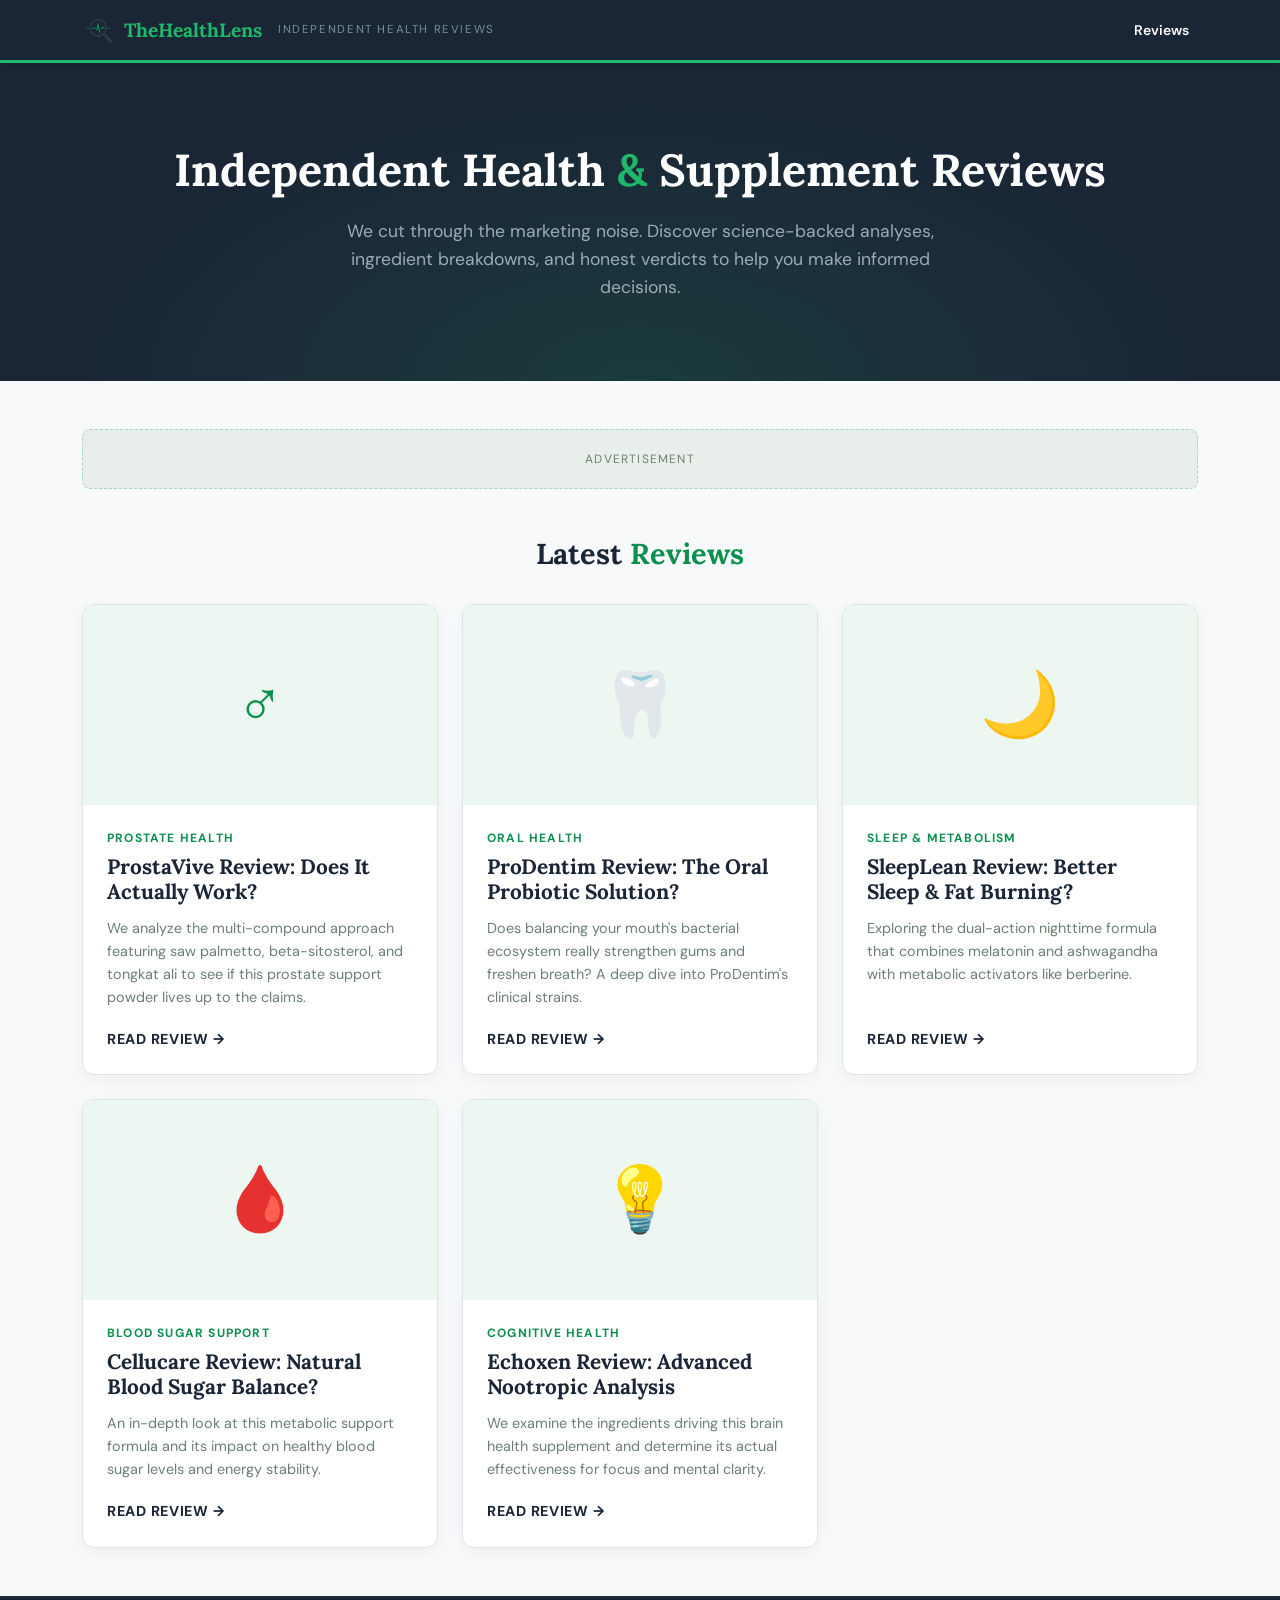
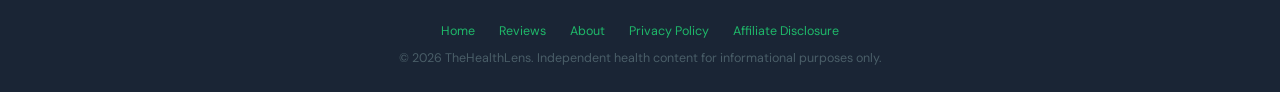
<file: site/index.html>
<!DOCTYPE html>
<html lang="en-US">
<head>
<meta charset="UTF-8" />
<meta name="viewport" content="width=device-width, initial-scale=1" />

<title>TheHealthLens - Independent Health & Supplement Reviews</title>
<meta name="description" content="Discover in-depth, independent reviews of top health supplements and products. We analyze the ingredients, evidence, and real user results." />
<meta name="robots" content="index, follow, max-image-preview:large" />
<link rel="canonical" href="https://thehealthlens.com/" />
<meta property="og:type" content="website" />
<meta property="og:title" content="TheHealthLens - Independent Health & Supplement Reviews" />
<meta property="og:description" content="Discover in-depth, independent reviews of top health supplements and products." />
<meta property="og:site_name" content="TheHealthLens" />

<link href="https://fonts.googleapis.com/css2?family=Lora:ital,wght@0,400;0,600;0,700;1,400&family=DM+Sans:wght@300;400;500;600&display=swap" rel="stylesheet" />
<link href="https://cdn.jsdelivr.net/npm/bootstrap@5.3.0/dist/css/bootstrap.min.css" rel="stylesheet" />

<style>
  :root {
    --navy:    #1a2535;
    --emerald: #1FB86A;
    --emerald-dark: #0d8f4e;
    --off-white: #f0f4f1;
  }

  body { font-family: 'DM Sans', sans-serif; background: #f8f9fa; }

  /* Navbar */
  .site-nav { background: var(--navy) !important; border-bottom: 3px solid var(--emerald); }
  .site-nav .navbar-brand { font-family: 'Lora', serif; font-weight: 700; color: #fff !important; font-size: 1.2rem; }
  .site-nav .navbar-brand span { color: var(--emerald); }
  .site-nav .nav-label { font-size: 0.72rem; letter-spacing: 0.14em; text-transform: uppercase; color: #7a8f9a; }

  /* Hero Section */
  .hero-section {
    background: var(--navy);
    color: #fff;
    padding: 80px 0;
    text-align: center;
    position: relative;
    overflow: hidden;
  }
  .hero-section::before {
    content: '';
    position: absolute;
    inset: 0;
    background: radial-gradient(ellipse at 50% 100%, rgba(31,184,106,.15) 0%, transparent 65%);
    pointer-events: none;
  }
  .hero-title {
    font-family: 'Lora', serif;
    font-weight: 800;
    font-size: 2.8rem;
    margin-bottom: 20px;
  }
  .hero-title span { color: var(--emerald); }
  .hero-subtitle {
    font-size: 1.1rem;
    color: #9aadb5;
    max-width: 600px;
    margin: 0 auto;
    line-height: 1.6;
  }

  /* Section title */
  .section-title { font-family: 'Lora', serif; font-weight: 800; color: var(--navy); font-size: 1.8rem; margin: 3rem 0 2rem; text-align: center; }
  .section-title .accent { color: var(--emerald-dark); }

  /* Cards */
  .review-card {
    border: 1.5px solid #dde5e0;
    border-radius: 12px;
    box-shadow: 0 4px 15px rgba(26,37,53,.05);
    background: #fff;
    transition: transform .2s, box-shadow .2s, border-color .2s;
    height: 100%;
    display: flex;
    flex-direction: column;
    text-decoration: none;
    color: inherit;
  }
  .review-card:hover {
    transform: translateY(-5px);
    box-shadow: 0 8px 25px rgba(26,37,53,.1);
    border-color: var(--emerald);
    color: inherit;
  }
  .review-card-img {
    height: 200px;
    background: #edf7f2;
    border-radius: 10px 10px 0 0;
    display: flex;
    align-items: center;
    justify-content: center;
    font-size: 4rem;
    color: var(--emerald-dark);
  }
  .review-card-body {
    padding: 24px;
    flex-grow: 1;
    display: flex;
    flex-direction: column;
  }
  .review-category {
    font-size: 0.75rem;
    font-weight: 700;
    text-transform: uppercase;
    letter-spacing: 0.1em;
    color: var(--emerald-dark);
    margin-bottom: 8px;
  }
  .review-title {
    font-family: 'Lora', serif;
    font-weight: 700;
    font-size: 1.3rem;
    color: var(--navy);
    margin-bottom: 12px;
  }
  .review-excerpt {
    font-size: 0.9rem;
    color: #6b7f72;
    line-height: 1.6;
    margin-bottom: 20px;
    flex-grow: 1;
  }
  .read-more {
    font-weight: 700;
    font-size: 0.9rem;
    color: var(--navy);
    text-transform: uppercase;
    letter-spacing: 0.05em;
    display: flex;
    align-items: center;
    gap: 5px;
    transition: color .2s;
  }
  .review-card:hover .read-more {
    color: var(--emerald-dark);
  }

  /* Footer */
  footer { background: var(--navy); color: #4a5e68; font-size: 0.78rem; border-top: 2px solid #1e2d3a; }
  footer a { color: var(--emerald); text-decoration: none; }
</style>
</head>
<body>

<!-- Navbar -->
<nav class="navbar navbar-expand-lg site-nav sticky-top shadow-sm">
  <div class="container">
    <a class="navbar-brand d-flex align-items-center gap-2" href="/">
      <img src="assets/brand/logo.png" alt="TheHealthLens" width="34" height="34" style="object-fit:contain;" />
      <span>The<span>Health</span>Lens</span>
    </a>
    <span class="nav-label d-none d-md-block">Independent Health Reviews</span>
    <div class="ms-auto">
        <a href="#latest-reviews" class="btn btn-sm" style="color: #fff; font-weight: 600;">Reviews</a>
    </div>
  </div>
</nav>

<!-- Hero Section -->
<header class="hero-section">
  <div class="container position-relative z-1">
    <h1 class="hero-title">Independent Health <span>&amp;</span> Supplement Reviews</h1>
    <p class="hero-subtitle">We cut through the marketing noise. Discover science-backed analyses, ingredient breakdowns, and honest verdicts to help you make informed decisions.</p>
  </div>
</header>

<main class="container my-5" id="latest-reviews">
  <!-- AD SLOT: Homepage Top -->
  <div class="ad-slot-container mb-5 text-center" style="background:#e8eee9; border: 1px dashed #a3d9be; border-radius: 8px; padding: 20px; color: #6b7f72; font-size: 0.75rem; text-transform: uppercase; letter-spacing: 0.1em;">
    <!-- COLE O SCRIPT DO BANNER AQUI -->
    Advertisement
  </div>

  <h2 class="section-title">Latest <span class="accent">Reviews</span></h2>
  
  <div class="row row-cols-1 row-cols-md-2 row-cols-lg-3 g-4 mb-5">
    
    <!-- ProstaVive -->
    <div class="col">
      <a href="/prostavive-review.html" class="review-card">
        <div class="review-card-img">♂️</div>
        <div class="review-card-body">
          <div class="review-category">Prostate Health</div>
          <h3 class="review-title">ProstaVive Review: Does It Actually Work?</h3>
          <p class="review-excerpt">We analyze the multi-compound approach featuring saw palmetto, beta-sitosterol, and tongkat ali to see if this prostate support powder lives up to the claims.</p>
          <div class="read-more">Read Review →</div>
        </div>
      </a>
    </div>

    <!-- ProDentim -->
    <div class="col">
      <a href="/prodentim-review.html" class="review-card">
        <div class="review-card-img">🦷</div>
        <div class="review-card-body">
          <div class="review-category">Oral Health</div>
          <h3 class="review-title">ProDentim Review: The Oral Probiotic Solution?</h3>
          <p class="review-excerpt">Does balancing your mouth's bacterial ecosystem really strengthen gums and freshen breath? A deep dive into ProDentim's clinical strains.</p>
          <div class="read-more">Read Review →</div>
        </div>
      </a>
    </div>

    <!-- SleepLean -->
    <div class="col">
      <a href="/sleeplean-review.html" class="review-card">
        <div class="review-card-img">🌙</div>
        <div class="review-card-body">
          <div class="review-category">Sleep & Metabolism</div>
          <h3 class="review-title">SleepLean Review: Better Sleep & Fat Burning?</h3>
          <p class="review-excerpt">Exploring the dual-action nighttime formula that combines melatonin and ashwagandha with metabolic activators like berberine.</p>
          <div class="read-more">Read Review →</div>
        </div>
      </a>
    </div>

    <!-- Cellucare -->
    <div class="col">
      <a href="/cellucare-review.html" class="review-card">
        <div class="review-card-img">🩸</div>
        <div class="review-card-body">
          <div class="review-category">Blood Sugar Support</div>
          <h3 class="review-title">Cellucare Review: Natural Blood Sugar Balance?</h3>
          <p class="review-excerpt">An in-depth look at this metabolic support formula and its impact on healthy blood sugar levels and energy stability.</p>
          <div class="read-more">Read Review →</div>
        </div>
      </a>
    </div>

    <!-- Echoxen -->
    <div class="col">
      <a href="/echoxen-review.html" class="review-card">
        <div class="review-card-img">💡</div>
        <div class="review-card-body">
          <div class="review-category">Cognitive Health</div>
          <h3 class="review-title">Echoxen Review: Advanced Nootropic Analysis</h3>
          <p class="review-excerpt">We examine the ingredients driving this brain health supplement and determine its actual effectiveness for focus and mental clarity.</p>
          <div class="read-more">Read Review →</div>
        </div>
      </a>
    </div>

  </div>

</main>

<!-- FOOTER -->
<footer class="py-4 text-center mt-auto">
  <div class="container">
    <div class="d-flex justify-content-center gap-4 flex-wrap mb-2">
      <a href="/">Home</a>
      <a href="/#latest-reviews">Reviews</a>
      <a href="#">About</a>
      <a href="#">Privacy Policy</a>
      <a href="#">Affiliate Disclosure</a>
    </div>
    <p class="mb-0">&copy; 2026 TheHealthLens. Independent health content for informational purposes only.</p>
  </div>
</footer>

</body>
</html>
</file>
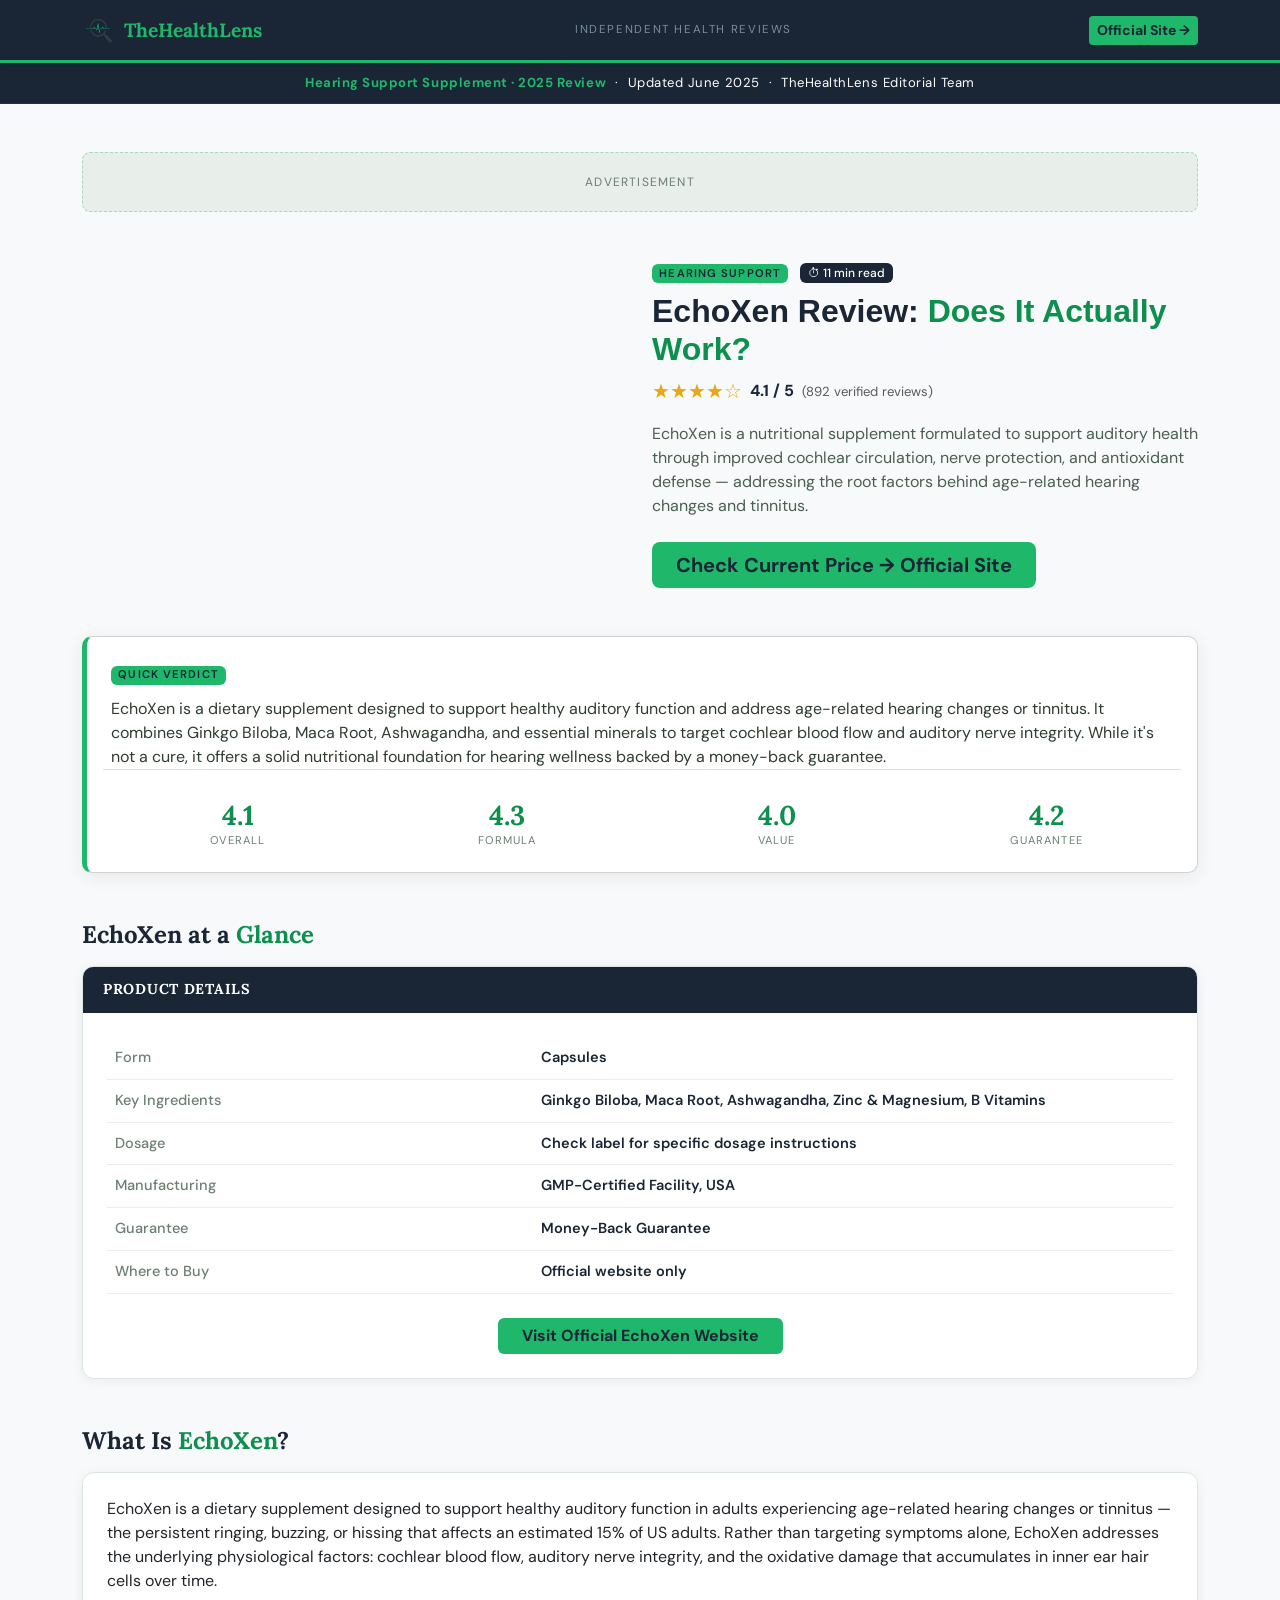
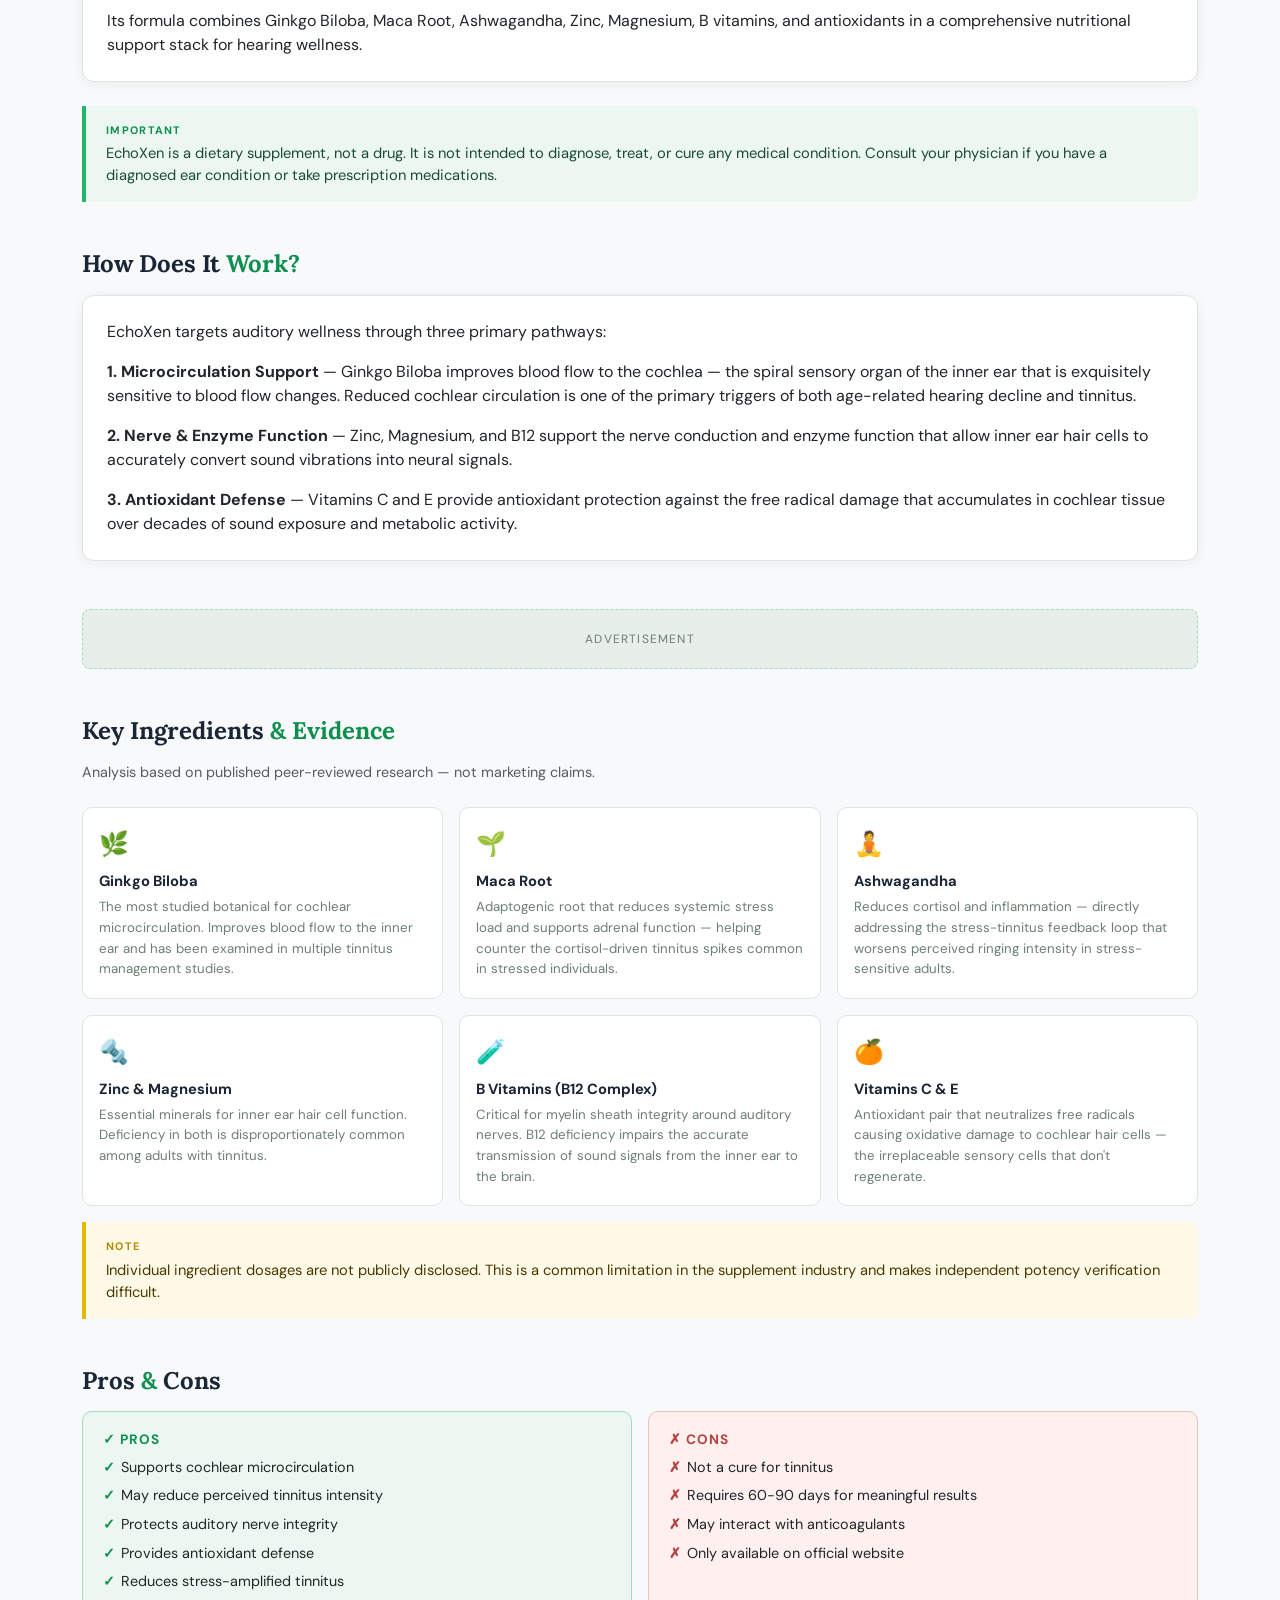
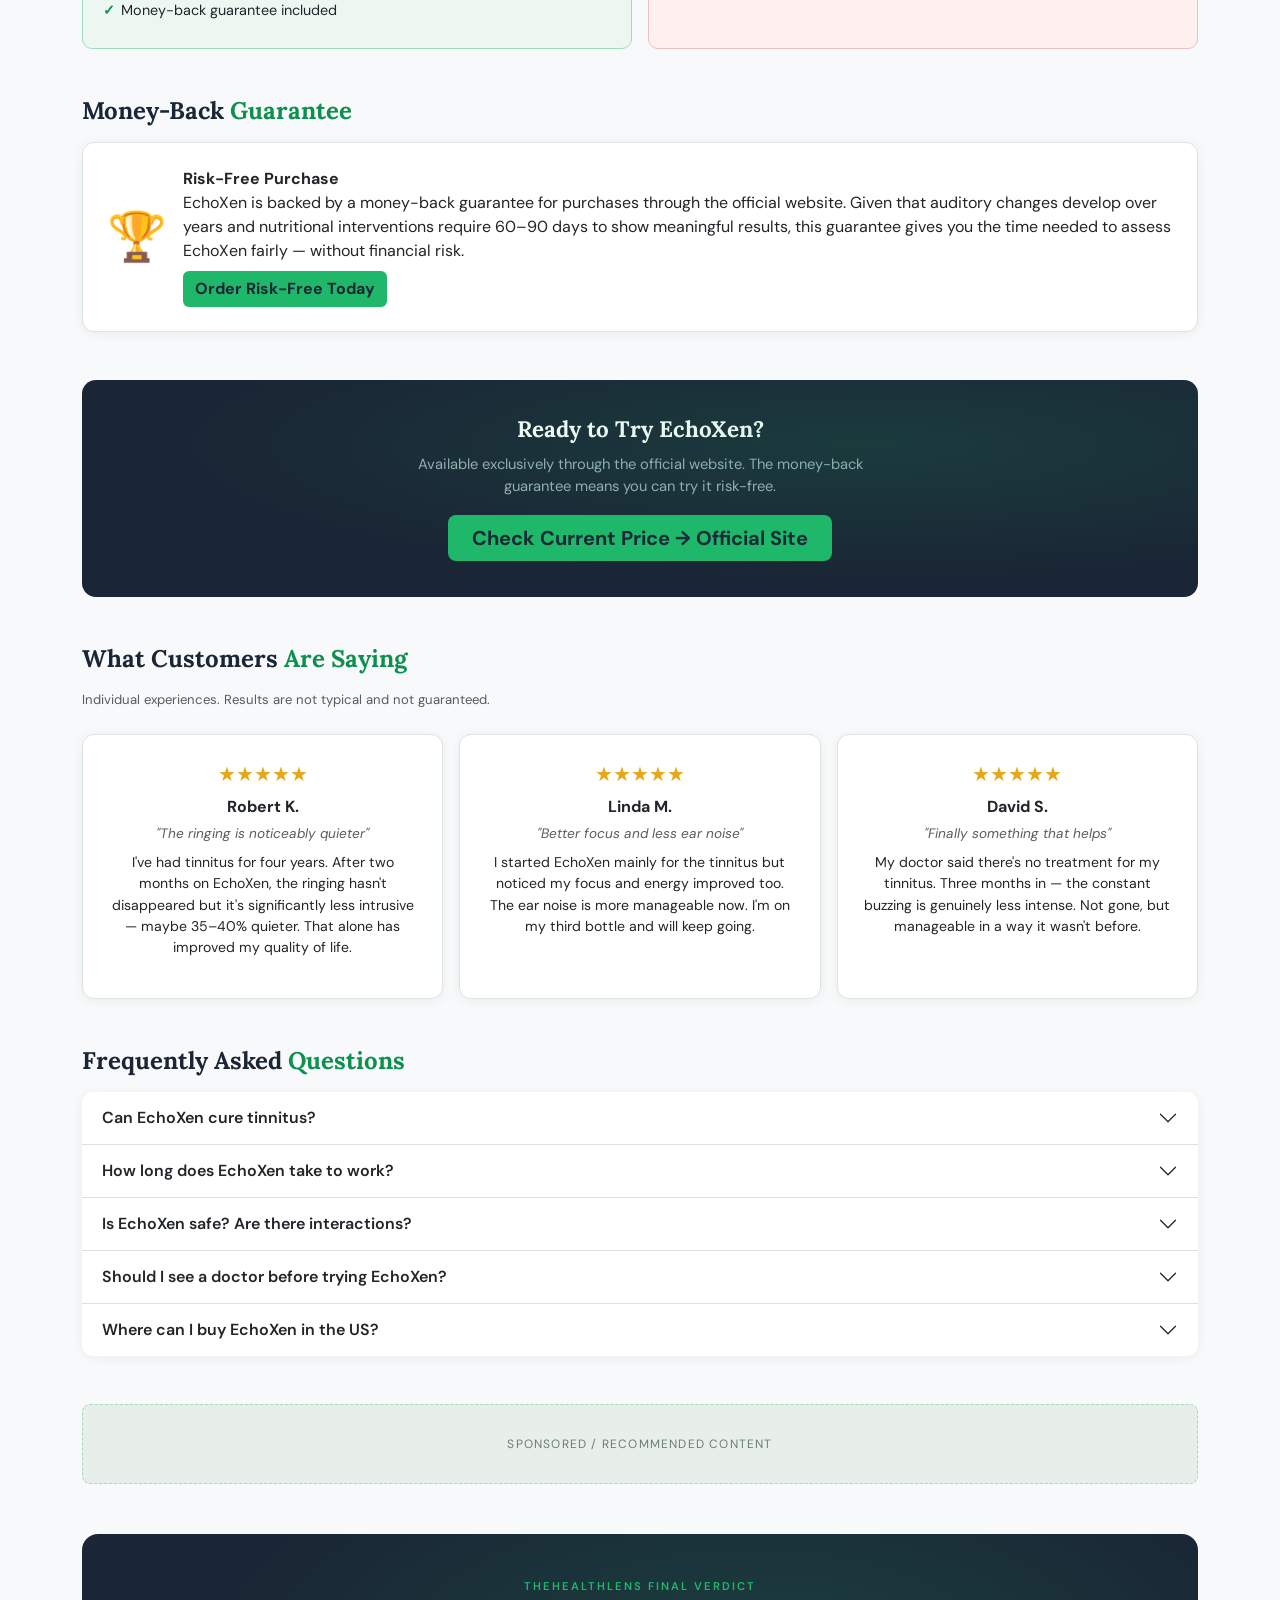
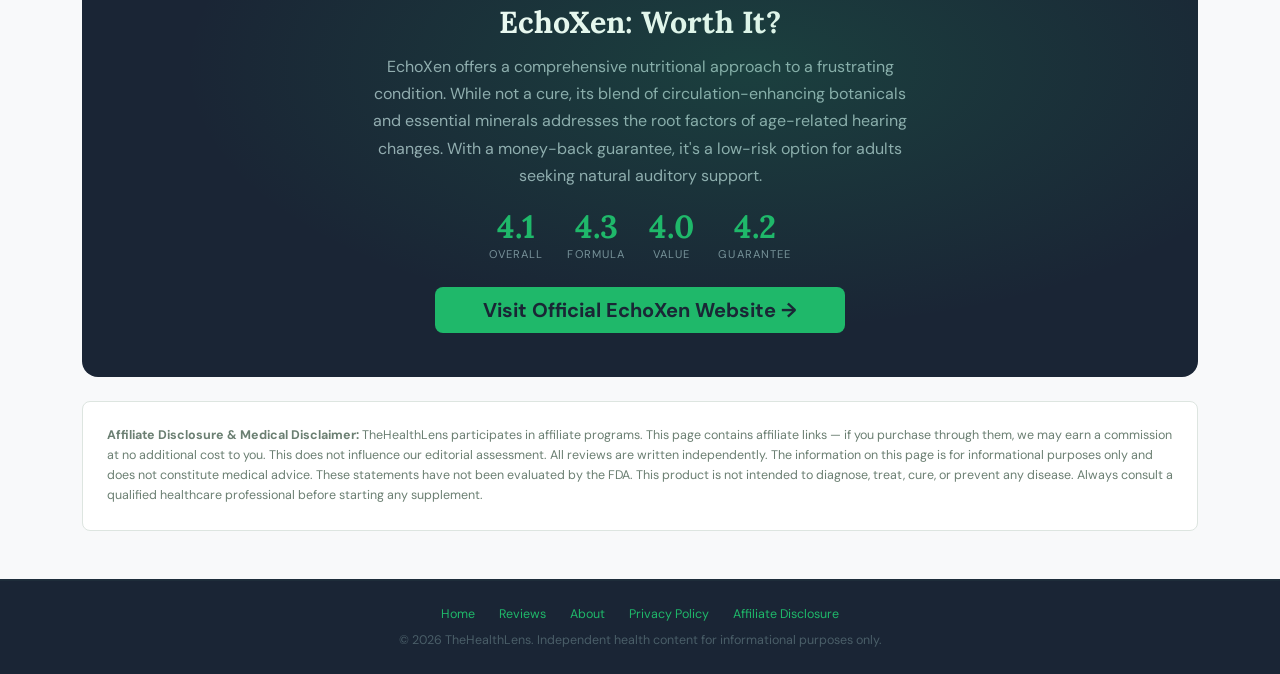
<file: site/echoxen-review.html>
<!DOCTYPE html>
<html lang="en-US">
<head>
<meta charset="UTF-8" />
<meta name="viewport" content="width=device-width, initial-scale=1" />

<title>EchoXen Review (2025): Does This Hearing Support Supplement Actually Work?</title>
<meta name="description" content="Honest EchoXen review. We analyzed the ingredients, evidence, and real user results so you can decide if it's worth trying." />
<meta name="robots" content="index, follow, max-image-preview:large" />
<link rel="canonical" href="https://thehealthlens.com/reviews/echoxen-review/" />
<meta property="og:type" content="article" />
<meta property="og:title" content="EchoXen Review (2025): Does This Hearing Support Supplement Actually Work?" />
<meta property="og:description" content="Honest, in-depth EchoXen review by TheHealthLens." />
<meta property="og:site_name" content="TheHealthLens" />

<script type="application/ld+json">
{
  "@context": "https://schema.org",
  "@type": "Review",
  "name": "EchoXen Review",
  "reviewBody": "EchoXen is a dietary supplement designed to support healthy auditory function and address age-related hearing changes or tinnitus. It combines Ginkgo Biloba, Maca Root, Ashwagandha, and essential minerals to target cochlear blood flow.",
  "datePublished": "2025-01-15",
  "dateModified": "2025-06-01",
  "author": { "@type": "Organization", "name": "TheHealthLens", "url": "https://thehealthlens.com" },
  "reviewRating": { "@type": "Rating", "ratingValue": "4.1", "bestRating": "5" },
  "itemReviewed": {
    "@type": "Product",
    "name": "EchoXen",
    "brand": { "@type": "Brand", "name": "EchoXen" },
    "aggregateRating": { "@type": "AggregateRating", "ratingValue": "4.1", "reviewCount": "892", "bestRating": "5" }
  }
}
</script>

<link href="https://fonts.googleapis.com/css2?family=Lora:ital,wght@0,400;0,600;0,700;1,400&family=DM+Sans:wght@300;400;500;600&display=swap" rel="stylesheet" />
<link href="https://cdn.jsdelivr.net/npm/bootstrap@5.3.0/dist/css/bootstrap.min.css" rel="stylesheet" />
<link rel="stylesheet" href="https://cdn.plyr.io/3.7.8/plyr.css" />

<style>
  :root {
    --navy:    #1a2535;
    --emerald: #1FB86A;
    --emerald-dark: #0d8f4e;
    --off-white: #f0f4f1;
  }

  body { font-family: 'DM Sans', sans-serif; background: #f8f9fa; }

  /* Navbar */
  .site-nav { background: var(--navy) !important; border-bottom: 3px solid var(--emerald); }
  .site-nav .navbar-brand { font-family: 'Lora', serif; font-weight: 700; color: #fff !important; font-size: 1.2rem; }
  .site-nav .navbar-brand span { color: var(--emerald); }
  .site-nav .nav-label { font-size: 0.72rem; letter-spacing: 0.14em; text-transform: uppercase; color: #7a8f9a; }

  /* Hero Banner */
  .hero-banner {
    background: var(--navy);
    color: #fff;
    padding: 10px 0;
    text-align: center;
    font-size: 0.82rem;
    letter-spacing: 0.04em;
    border-bottom: 1px solid #243044;
  }
  .hero-banner strong { color: var(--emerald); }

  /* Badges */
  .badge-thl { background: var(--emerald); color: var(--navy); font-weight: 600; font-size: 0.7rem; letter-spacing: 0.1em; text-transform: uppercase; }
  .badge-navy { background: var(--navy); color: #fff; font-weight: 500; }

  /* Buttons */
  .btn-thl { background: var(--emerald); color: var(--navy); font-weight: 700; border: none; transition: background .2s, transform .15s; }
  .btn-thl:hover { background: var(--emerald-dark); color: #fff; transform: translateY(-1px); }
  .btn-thl-outline { background: transparent; color: var(--emerald); border: 2px solid var(--emerald); font-weight: 700; transition: all .2s; }
  .btn-thl-outline:hover { background: var(--emerald); color: var(--navy); }

  /* Section title */
  .section-title { font-family: 'Lora', serif; font-weight: 800; color: var(--navy); font-size: 1.5rem; margin: 3rem 0 1rem; }
  .section-title .accent { color: var(--emerald-dark); }

  /* Cards */
  .thl-card { border: 1.5px solid #dde5e0; border-radius: 12px; box-shadow: 0 2px 12px rgba(26,37,53,.06); background: #fff; }
  .thl-card .card-header-bar { background: var(--navy); color: #fff; border-radius: 10px 10px 0 0; padding: 12px 20px; font-family: 'Lora', serif; font-weight: 700; font-size: 0.9rem; letter-spacing: 0.05em; text-transform: uppercase; }

  /* Rating stars */
  .stars-thl { color: var(--emerald); font-size: 1.1rem; letter-spacing: 2px; }
  .stars-warning { color: #e6a817; }

  /* Verdict box */
  .verdict-card { border-left: 5px solid var(--emerald); border-radius: 10px; background: #fff; box-shadow: 0 4px 18px rgba(26,37,53,.08); }
  .verdict-score { text-align: center; }
  .verdict-score .num { font-family: 'Lora', serif; font-weight: 800; font-size: 1.7rem; color: var(--emerald-dark); line-height: 1; }
  .verdict-score .lbl { font-size: 0.7rem; text-transform: uppercase; letter-spacing: 0.1em; color: #6b7f72; margin-top: 2px; }

  /* Pros / Cons */
  .pro-box { background: #edf7f2; border: 1.5px solid #a3d9be; border-radius: 10px; padding: 20px; }
  .con-box { background: #fdf0ef; border: 1.5px solid #e8c0bc; border-radius: 10px; padding: 20px; }
  .pro-box h5 { color: var(--emerald-dark); font-weight: 700; font-size: 0.85rem; text-transform: uppercase; letter-spacing: 0.08em; }
  .con-box h5 { color: #b94040; font-weight: 700; font-size: 0.85rem; text-transform: uppercase; letter-spacing: 0.08em; }
  .pro-box li, .con-box li { font-size: 0.9rem; margin-bottom: 7px; list-style: none; padding-left: 18px; position: relative; }
  .pro-box li::before { content: '✓'; position: absolute; left: 0; color: var(--emerald-dark); font-weight: 700; }
  .con-box li::before { content: '✗'; position: absolute; left: 0; color: #b94040; font-weight: 700; }

  /* Ingredient card */
  .ingredient-card { background: #fff; border: 1.5px solid #dde5e0; border-radius: 10px; padding: 18px 16px; transition: box-shadow .2s, border-color .2s; }
  .ingredient-card:hover { box-shadow: 0 6px 20px rgba(26,37,53,.1); border-color: var(--emerald); }
  .ingredient-card .ic-name { font-weight: 700; font-size: 0.92rem; color: var(--navy); margin-bottom: 5px; }
  .ingredient-card p { font-size: 0.83rem; color: #6b7f72; margin: 0; line-height: 1.55; }

  /* CTA box */
  .cta-box { background: var(--navy); border-radius: 14px; color: #fff; padding: 36px 32px; text-align: center; position: relative; overflow: hidden; }
  .cta-box::before { content: ''; position: absolute; inset: 0; background: radial-gradient(ellipse at 70% 30%, rgba(31,184,106,.15) 0%, transparent 65%); pointer-events: none; }
  .cta-box h3 { font-family: 'Lora', serif; font-weight: 800; font-size: 1.4rem; margin-bottom: 10px; }
  .cta-box p { color: #9aadb5; font-size: 0.92rem; max-width: 500px; margin: 0 auto 18px; }

  /* Final verdict */
  .final-verdict { background: var(--navy); border-radius: 16px; color: #fff; padding: 44px 36px; text-align: center; position: relative; overflow: hidden; margin-top: 50px; }
  .final-verdict::before { content: ''; position: absolute; inset: 0; background: radial-gradient(ellipse at 60% 30%, rgba(31,184,106,.18) 0%, transparent 60%); pointer-events: none; }
  .final-verdict h2 { font-family: 'Lora', serif; font-weight: 800; font-size: 1.9rem; margin-bottom: 12px; }
  .final-verdict p { color: #9aadb5; max-width: 560px; margin: 0 auto 22px; line-height: 1.7; }
  .fv-score .num { font-family: 'Lora', serif; font-weight: 800; font-size: 2rem; color: var(--emerald); line-height: 1; }
  .fv-score .lbl { font-size: 0.7rem; color: #7a8f9a; text-transform: uppercase; letter-spacing: 0.1em; margin-top: 3px; }

  /* Callout */
  .callout-green { background: #edf7f2; border-left: 4px solid var(--emerald); border-radius: 0 8px 8px 0; padding: 16px 20px; font-size: 0.92rem; color: #1a4a35; }
  .callout-yellow { background: #fef9e7; border-left: 4px solid #e6b800; border-radius: 0 8px 8px 0; padding: 16px 20px; font-size: 0.92rem; color: #4a3800; }
  .callout-label { font-size: 0.68rem; font-weight: 700; text-transform: uppercase; letter-spacing: 0.12em; display: block; margin-bottom: 4px; }
  .callout-green .callout-label { color: var(--emerald-dark); }
  .callout-yellow .callout-label { color: #b08a00; }

  /* Disclaimer */
  .disclaimer { background: #fff; border: 1px solid #dde5e0; border-radius: 8px; font-size: 0.78rem; color: #6b7f72; line-height: 1.6; }

  /* Footer */
  footer { background: var(--navy); color: #4a5e68; font-size: 0.78rem; border-top: 2px solid #1e2d3a; }
  footer a { color: var(--emerald); text-decoration: none; }

  /* Plyr */
  .plyr__video-embed iframe { pointer-events: none; }
  .plyr__controls { pointer-events: auto; z-index: 10; }

  /* Info table */
  .info-table { width: 100%; border-collapse: collapse; font-size: 0.91rem; }
  .info-table tr { border-bottom: 1px solid #e8eee9; }
  .info-table td { padding: 10px 8px; }
  .info-table td:first-child { color: #6b7f72; font-weight: 500; width: 40%; }
  .info-table td:last-child { color: var(--navy); font-weight: 600; }
</style>
</head>
<body>

<!-- Navbar -->
<nav class="navbar navbar-expand-lg site-nav sticky-top shadow-sm">
  <div class="container">
    <a class="navbar-brand d-flex align-items-center gap-2" href="https://thehealthlens.com">
      <img src="assets/brand/logo.png" alt="TheHealthLens" width="34" height="34" style="object-fit:contain;" />
      <span>The<span>Health</span>Lens</span>
    </a>
    <span class="nav-label d-none d-md-block">Independent Health Reviews</span>
    <a href="https://4cd636cczjr24ze5pdr7qiigc3.hop.clickbank.net" class="btn btn-thl btn-sm fw-bold" rel="nofollow sponsored" target="_blank">Official Site →</a>
  </div>
</nav>

<!-- Top Bar -->
<div class="hero-banner">
  <strong>Hearing Support Supplement · 2025 Review</strong> &nbsp;·&nbsp; Updated June 2025 &nbsp;·&nbsp; TheHealthLens Editorial Team
</div>

<main class="container my-5">

  <!-- AD SLOT: Top Banner -->
  <div class="ad-slot-container mb-5 text-center" style="background:#e8eee9; border: 1px dashed #a3d9be; border-radius: 8px; padding: 20px; color: #6b7f72; font-size: 0.75rem; text-transform: uppercase; letter-spacing: 0.1em;">
    <!-- COLE O SCRIPT DO BANNER AQUI -->
    Advertisement
  </div>

  <!-- HERO: VIDEO + INTRO -->
  <section class="row align-items-center g-4 mb-5">
    <div class="col-lg-6">
      <div class="plyr__video-embed" id="player" style="border-radius:10px; overflow:hidden;">
        <iframe src="https://www.youtube.com/embed/ECHOXEN_VIDEO_ID?controls=0&modestbranding=1&rel=0&iv_load_policy=3" allowfullscreen allow="autoplay" title="EchoXen Hearing Support Overview"></iframe>
      </div>
    </div>
    <div class="col-lg-6 text-center text-lg-start">
      <div class="mb-2">
        <span class="badge badge-thl me-2">Hearing Support</span>
        <span class="badge badge-navy">⏱ 11 min read</span>
      </div>
      <h1 class="fw-bold mb-2" style="font-family:'Syne',sans-serif; font-size:2rem; color:var(--navy);">EchoXen Review: <span style="color:var(--emerald-dark);">Does It Actually Work?</span></h1>
      <div class="d-flex align-items-center gap-2 justify-content-center justify-content-lg-start mb-3">
        <span class="stars-warning fs-5">★★★★☆</span>
        <span class="fw-bold" style="color:var(--navy);">4.1 / 5</span>
        <span class="text-muted" style="font-size:0.82rem;">(892 verified reviews)</span>
      </div>
      <p class="mb-4" style="color:#4a5e52;">EchoXen is a nutritional supplement formulated to support auditory health through improved cochlear circulation, nerve protection, and antioxidant defense — addressing the root factors behind age-related hearing changes and tinnitus.</p>
      <a href="https://4cd636cczjr24ze5pdr7qiigc3.hop.clickbank.net" class="btn btn-thl btn-lg fw-bold px-4" rel="nofollow sponsored" target="_blank">Check Current Price → Official Site</a>
    </div>
  </section>

  <!-- QUICK VERDICT -->
  <div class="verdict-card card p-4 mb-5">
    <div class="mb-1"><span class="badge badge-thl">Quick Verdict</span></div>
    <p class="mt-2 mb-3" style="font-size:1rem; color:#2d3d30;">EchoXen is a dietary supplement designed to support healthy auditory function and address age-related hearing changes or tinnitus. It combines Ginkgo Biloba, Maca Root, Ashwagandha, and essential minerals to target cochlear blood flow and auditory nerve integrity. While it's not a cure, it offers a solid nutritional foundation for hearing wellness backed by a money-back guarantee.</p>
    <div class="row g-3 pt-3 border-top">
      <div class="col-3 verdict-score"><div class="num">4.1</div><div class="lbl">Overall</div></div>
      <div class="col-3 verdict-score"><div class="num">4.3</div><div class="lbl">Formula</div></div>
      <div class="col-3 verdict-score"><div class="num">4.0</div><div class="lbl">Value</div></div>
      <div class="col-3 verdict-score"><div class="num">4.2</div><div class="lbl">Guarantee</div></div>
    </div>
  </div>

  <!-- AT A GLANCE -->
  <h2 class="section-title">EchoXen at a <span class="accent">Glance</span></h2>
  <div class="thl-card card mb-5">
    <div class="card-header-bar">Product Details</div>
    <div class="card-body p-4">
      <table class="info-table">
        <tr><td>Form</td><td>Capsules</td></tr>
        <tr><td>Key Ingredients</td><td>Ginkgo Biloba, Maca Root, Ashwagandha, Zinc & Magnesium, B Vitamins</td></tr>
        <tr><td>Dosage</td><td>Check label for specific dosage instructions</td></tr>
        <tr><td>Manufacturing</td><td>GMP-Certified Facility, USA</td></tr>
        <tr><td>Guarantee</td><td>Money-Back Guarantee</td></tr>
        <tr><td>Where to Buy</td><td>Official website only</td></tr>
      </table>
      <div class="text-center mt-4">
        <a href="https://4cd636cczjr24ze5pdr7qiigc3.hop.clickbank.net" class="btn btn-thl fw-bold px-4" rel="nofollow sponsored" target="_blank">Visit Official EchoXen Website</a>
      </div>
    </div>
  </div>

  <!-- WHAT IS IT -->
  <h2 class="section-title">What Is <span class="accent">EchoXen</span>?</h2>
  <div class="thl-card card p-4 mb-4">
    <p class="fs-6">EchoXen is a dietary supplement designed to support healthy auditory function in adults experiencing age-related hearing changes or tinnitus — the persistent ringing, buzzing, or hissing that affects an estimated 15% of US adults. Rather than targeting symptoms alone, EchoXen addresses the underlying physiological factors: cochlear blood flow, auditory nerve integrity, and the oxidative damage that accumulates in inner ear hair cells over time.</p>
    <p class="mb-0 fs-6">Its formula combines Ginkgo Biloba, Maca Root, Ashwagandha, Zinc, Magnesium, B vitamins, and antioxidants in a comprehensive nutritional support stack for hearing wellness.</p>
  </div>
  <div class="callout-green mb-5">
    <span class="callout-label">Important</span>
    EchoXen is a dietary supplement, not a drug. It is not intended to diagnose, treat, or cure any medical condition. Consult your physician if you have a diagnosed ear condition or take prescription medications.
  </div>

  <!-- HOW IT WORKS -->
  <h2 class="section-title">How Does It <span class="accent">Work?</span></h2>
  <div class="thl-card card p-4 mb-5">
    <p class="fs-6">EchoXen targets auditory wellness through three primary pathways:</p>
    <p class="fs-6"><strong>1. Microcirculation Support</strong> — Ginkgo Biloba improves blood flow to the cochlea — the spiral sensory organ of the inner ear that is exquisitely sensitive to blood flow changes. Reduced cochlear circulation is one of the primary triggers of both age-related hearing decline and tinnitus.</p>
    <p class="fs-6"><strong>2. Nerve & Enzyme Function</strong> — Zinc, Magnesium, and B12 support the nerve conduction and enzyme function that allow inner ear hair cells to accurately convert sound vibrations into neural signals.</p>
    <p class="fs-6 mb-0"><strong>3. Antioxidant Defense</strong> — Vitamins C and E provide antioxidant protection against the free radical damage that accumulates in cochlear tissue over decades of sound exposure and metabolic activity.</p>
  </div>

  <!-- AD SLOT: In-Article -->
  <div class="ad-slot-container mb-5 text-center" style="background:#e8eee9; border: 1px dashed #a3d9be; border-radius: 8px; padding: 20px; color: #6b7f72; font-size: 0.75rem; text-transform: uppercase; letter-spacing: 0.1em;">
    <!-- COLE O SCRIPT DO ANÚNCIO AQUI -->
    Advertisement
  </div>

  <!-- INGREDIENTS -->
  <h2 class="section-title">Key Ingredients <span class="accent">&amp; Evidence</span></h2>
  <p class="text-muted mb-4" style="font-size:0.9rem;">Analysis based on published peer-reviewed research — not marketing claims.</p>
  <div class="row row-cols-1 row-cols-md-3 g-3 mb-3">
    <div class="col"><div class="ingredient-card h-100">
      <div class="fs-4 mb-2">🌿</div>
      <div class="ic-name">Ginkgo Biloba</div>
      <p>The most studied botanical for cochlear microcirculation. Improves blood flow to the inner ear and has been examined in multiple tinnitus management studies.</p>
    </div></div>
    <div class="col"><div class="ingredient-card h-100">
      <div class="fs-4 mb-2">🌱</div>
      <div class="ic-name">Maca Root</div>
      <p>Adaptogenic root that reduces systemic stress load and supports adrenal function — helping counter the cortisol-driven tinnitus spikes common in stressed individuals.</p>
    </div></div>
    <div class="col"><div class="ingredient-card h-100">
      <div class="fs-4 mb-2">🧘</div>
      <div class="ic-name">Ashwagandha</div>
      <p>Reduces cortisol and inflammation — directly addressing the stress-tinnitus feedback loop that worsens perceived ringing intensity in stress-sensitive adults.</p>
    </div></div>
    <div class="col"><div class="ingredient-card h-100">
      <div class="fs-4 mb-2">🔩</div>
      <div class="ic-name">Zinc & Magnesium</div>
      <p>Essential minerals for inner ear hair cell function. Deficiency in both is disproportionately common among adults with tinnitus.</p>
    </div></div>
    <div class="col"><div class="ingredient-card h-100">
      <div class="fs-4 mb-2">🧪</div>
      <div class="ic-name">B Vitamins (B12 Complex)</div>
      <p>Critical for myelin sheath integrity around auditory nerves. B12 deficiency impairs the accurate transmission of sound signals from the inner ear to the brain.</p>
    </div></div>
    <div class="col"><div class="ingredient-card h-100">
      <div class="fs-4 mb-2">🍊</div>
      <div class="ic-name">Vitamins C & E</div>
      <p>Antioxidant pair that neutralizes free radicals causing oxidative damage to cochlear hair cells — the irreplaceable sensory cells that don't regenerate.</p>
    </div></div>
  </div>
  <div class="callout-yellow mb-5">
    <span class="callout-label">Note</span>
    Individual ingredient dosages are not publicly disclosed. This is a common limitation in the supplement industry and makes independent potency verification difficult.
  </div>

  <!-- PROS & CONS -->
  <h2 class="section-title">Pros <span class="accent">&amp;</span> Cons</h2>
  <div class="row g-3 mb-5">
    <div class="col-md-6">
      <div class="pro-box h-100">
        <h5>✓ Pros</h5>
        <ul class="ps-0 mb-0">
          <li>Supports cochlear microcirculation</li>
          <li>May reduce perceived tinnitus intensity</li>
          <li>Protects auditory nerve integrity</li>
          <li>Provides antioxidant defense</li>
          <li>Reduces stress-amplified tinnitus</li>
          <li>Money-back guarantee included</li>
        </ul>
      </div>
    </div>
    <div class="col-md-6">
      <div class="con-box h-100">
        <h5>✗ Cons</h5>
        <ul class="ps-0 mb-0">
          <li>Not a cure for tinnitus</li>
          <li>Requires 60-90 days for meaningful results</li>
          <li>May interact with anticoagulants</li>
          <li>Only available on official website</li>
        </ul>
      </div>
    </div>
  </div>

  <!-- GUARANTEE -->
  <h2 class="section-title">Money-Back <span class="accent">Guarantee</span></h2>
  <div class="thl-card card p-4 mb-5">
    <div class="row align-items-center g-3">
      <div class="col-auto">
        <span style="font-size: 3rem;">🏆</span>
      </div>
      <div class="col">
        <p class="mb-2 fs-6"><strong>Risk-Free Purchase</strong><br>EchoXen is backed by a money-back guarantee for purchases through the official website. Given that auditory changes develop over years and nutritional interventions require 60–90 days to show meaningful results, this guarantee gives you the time needed to assess EchoXen fairly — without financial risk.</p>
        <a href="https://4cd636cczjr24ze5pdr7qiigc3.hop.clickbank.net" class="btn btn-thl fw-bold" rel="nofollow sponsored" target="_blank">Order Risk-Free Today</a>
      </div>
    </div>
  </div>

  <!-- CTA -->
  <div class="cta-box mb-5">
    <h3>Ready to Try EchoXen?</h3>
    <p>Available exclusively through the official website. The money-back guarantee means you can try it risk-free.</p>
    <a href="https://4cd636cczjr24ze5pdr7qiigc3.hop.clickbank.net" class="btn btn-thl btn-lg fw-bold px-4" rel="nofollow sponsored" target="_blank">Check Current Price → Official Site</a>
  </div>

  <!-- TESTIMONIALS -->
  <h2 class="section-title">What Customers <span class="accent">Are Saying</span></h2>
  <p class="text-muted mb-4" style="font-size:0.82rem;">Individual experiences. Results are not typical and not guaranteed.</p>
  <div class="row row-cols-1 row-cols-md-3 g-3 mb-5">
    <div class="col">
      <div class="thl-card card h-100 p-4 text-center">
        <div class="stars-warning fs-5 mb-2">★★★★★</div>
        <h6 class="fw-bold">Robert K.</h6>
        <p class="text-muted fst-italic mb-2" style="font-size:0.85rem;">"The ringing is noticeably quieter"</p>
        <p style="font-size:0.88rem;">I've had tinnitus for four years. After two months on EchoXen, the ringing hasn't disappeared but it's significantly less intrusive — maybe 35–40% quieter. That alone has improved my quality of life.</p>
      </div>
    </div>
    <div class="col">
      <div class="thl-card card h-100 p-4 text-center">
        <div class="stars-warning fs-5 mb-2">★★★★★</div>
        <h6 class="fw-bold">Linda M.</h6>
        <p class="text-muted fst-italic mb-2" style="font-size:0.85rem;">"Better focus and less ear noise"</p>
        <p style="font-size:0.88rem;">I started EchoXen mainly for the tinnitus but noticed my focus and energy improved too. The ear noise is more manageable now. I'm on my third bottle and will keep going.</p>
      </div>
    </div>
    <div class="col">
      <div class="thl-card card h-100 p-4 text-center">
        <div class="stars-warning fs-5 mb-2">★★★★★</div>
        <h6 class="fw-bold">David S.</h6>
        <p class="text-muted fst-italic mb-2" style="font-size:0.85rem;">"Finally something that helps"</p>
        <p style="font-size:0.88rem;">My doctor said there's no treatment for my tinnitus. Three months in — the constant buzzing is genuinely less intense. Not gone, but manageable in a way it wasn't before.</p>
      </div>
    </div>
  </div>

  <!-- FAQ -->
  <h2 class="section-title">Frequently Asked <span class="accent">Questions</span></h2>
  <div class="accordion mb-5" id="faqAccordion" style="border-radius:12px; overflow:hidden; box-shadow:0 2px 12px rgba(26,37,53,.06);">
    <div class="accordion-item border-0 border-bottom">
      <h2 class="accordion-header"><button class="accordion-button collapsed fw-semibold" type="button" data-bs-toggle="collapse" data-bs-target="#faq1">Can EchoXen cure tinnitus?</button></h2>
      <div id="faq1" class="accordion-collapse collapse" data-bs-parent="#faqAccordion">
        <div class="accordion-body text-muted">No supplement can cure tinnitus — any product claiming otherwise would be making an illegal medical claim. EchoXen is designed to support the circulatory and nutritional conditions associated with healthy auditory function, which may reduce tinnitus perception in some users.</div>
      </div>
    </div>
    <div class="accordion-item border-0 border-bottom">
      <h2 class="accordion-header"><button class="accordion-button collapsed fw-semibold" type="button" data-bs-toggle="collapse" data-bs-target="#faq2">How long does EchoXen take to work?</button></h2>
      <div id="faq2" class="accordion-collapse collapse" data-bs-parent="#faqAccordion">
        <div class="accordion-body text-muted">Users who respond well typically report subtle changes after 4–6 weeks. More meaningful differences usually require 2–3 months of consistent daily use. Auditory nutritional support is a slow-build process.</div>
      </div>
    </div>
    <div class="accordion-item border-0 border-bottom">
      <h2 class="accordion-header"><button class="accordion-button collapsed fw-semibold" type="button" data-bs-toggle="collapse" data-bs-target="#faq3">Is EchoXen safe? Are there interactions?</button></h2>
      <div id="faq3" class="accordion-collapse collapse" data-bs-parent="#faqAccordion">
        <div class="accordion-body text-muted">EchoXen is generally well-tolerated. The primary safety consideration is Ginkgo Biloba's mild blood-thinning properties — do not combine with anticoagulants without physician guidance. Consult your doctor if you have a diagnosed ear condition.</div>
      </div>
    </div>
    <div class="accordion-item border-0 border-bottom">
      <h2 class="accordion-header"><button class="accordion-button collapsed fw-semibold" type="button" data-bs-toggle="collapse" data-bs-target="#faq4">Should I see a doctor before trying EchoXen?</button></h2>
      <div id="faq4" class="accordion-collapse collapse" data-bs-parent="#faqAccordion">
        <div class="accordion-body text-muted">Yes — particularly for sudden or one-sided tinnitus, which can signal conditions requiring medical evaluation. EchoXen is most appropriate as a nutritional support strategy after ruling out treatable medical causes.</div>
      </div>
    </div>
    <div class="accordion-item border-0">
      <h2 class="accordion-header"><button class="accordion-button collapsed fw-semibold" type="button" data-bs-toggle="collapse" data-bs-target="#faq5">Where can I buy EchoXen in the US?</button></h2>
      <div id="faq5" class="accordion-collapse collapse" data-bs-parent="#faqAccordion">
        <div class="accordion-body text-muted">Purchase through the official link on this page to ensure authentic product and eligibility for the money-back guarantee. Avoid third-party marketplace listings where product authenticity cannot be confirmed.</div>
      </div>
    </div>
  </div>

  <!-- AD SLOT: Native Feed (Taboola/Outbrain) -->
  <div class="ad-slot-container mb-5 text-center" style="background:#e8eee9; border: 1px dashed #a3d9be; border-radius: 8px; padding: 30px 20px; color: #6b7f72; font-size: 0.75rem; text-transform: uppercase; letter-spacing: 0.1em;">
    <!-- COLE O SCRIPT DA REDE NATIVA (TABOOLA/OUTBRAIN) AQUI -->
    Sponsored / Recommended Content
  </div>

  <!-- FINAL VERDICT -->
  <div class="final-verdict">
    <div style="font-size:0.7rem;font-weight:600;letter-spacing:0.18em;text-transform:uppercase;color:var(--emerald);margin-bottom:10px;">TheHealthLens Final Verdict</div>
    <h2>EchoXen: Worth It?</h2>
    <p>EchoXen offers a comprehensive nutritional approach to a frustrating condition. While not a cure, its blend of circulation-enhancing botanicals and essential minerals addresses the root factors of age-related hearing changes. With a money-back guarantee, it's a low-risk option for adults seeking natural auditory support.</p>
    <div class="row justify-content-center g-4 mb-4">
      <div class="col-auto fv-score text-center"><div class="num">4.1</div><div class="lbl">Overall</div></div>
      <div class="col-auto fv-score text-center"><div class="num">4.3</div><div class="lbl">Formula</div></div>
      <div class="col-auto fv-score text-center"><div class="num">4.0</div><div class="lbl">Value</div></div>
      <div class="col-auto fv-score text-center"><div class="num">4.2</div><div class="lbl">Guarantee</div></div>
    </div>
    <a href="https://4cd636cczjr24ze5pdr7qiigc3.hop.clickbank.net" class="btn btn-thl btn-lg fw-bold px-5" rel="nofollow sponsored" target="_blank">Visit Official EchoXen Website →</a>
  </div>

  <!-- DISCLAIMER -->
  <div class="disclaimer p-4 mt-4 mb-3">
    <strong>Affiliate Disclosure &amp; Medical Disclaimer:</strong> TheHealthLens participates in affiliate programs. This page contains affiliate links — if you purchase through them, we may earn a commission at no additional cost to you. This does not influence our editorial assessment. All reviews are written independently. The information on this page is for informational purposes only and does not constitute medical advice. These statements have not been evaluated by the FDA. This product is not intended to diagnose, treat, cure, or prevent any disease. Always consult a qualified healthcare professional before starting any supplement.
  </div>

</main>

<!-- FOOTER -->
<footer class="py-4 text-center">
  <div class="container">
    <div class="d-flex justify-content-center gap-4 flex-wrap mb-2">
      <a href="https://thehealthlens.com">Home</a>
      <a href="https://thehealthlens.com/reviews/">Reviews</a>
      <a href="https://thehealthlens.com/about/">About</a>
      <a href="https://thehealthlens.com/privacy-policy/">Privacy Policy</a>
      <a href="https://thehealthlens.com/affiliate-disclosure/">Affiliate Disclosure</a>
    </div>
    <p class="mb-0">&copy; 2026 TheHealthLens. Independent health content for informational purposes only.</p>
  </div>
</footer>

<script src="https://cdn.jsdelivr.net/npm/bootstrap@5.3.0/dist/js/bootstrap.bundle.min.js"></script>
<script>
(function(){
  var s = document.createElement('script');
  s.src = 'https://cdn.plyr.io/3.7.8/plyr.polyfilled.js';
  s.onload = function(){ new Plyr('#player', { controls: ['play','progress','current-time','mute','volume'] }); };
  document.head.appendChild(s);
})();
</script>
</body>
</html>
</file>
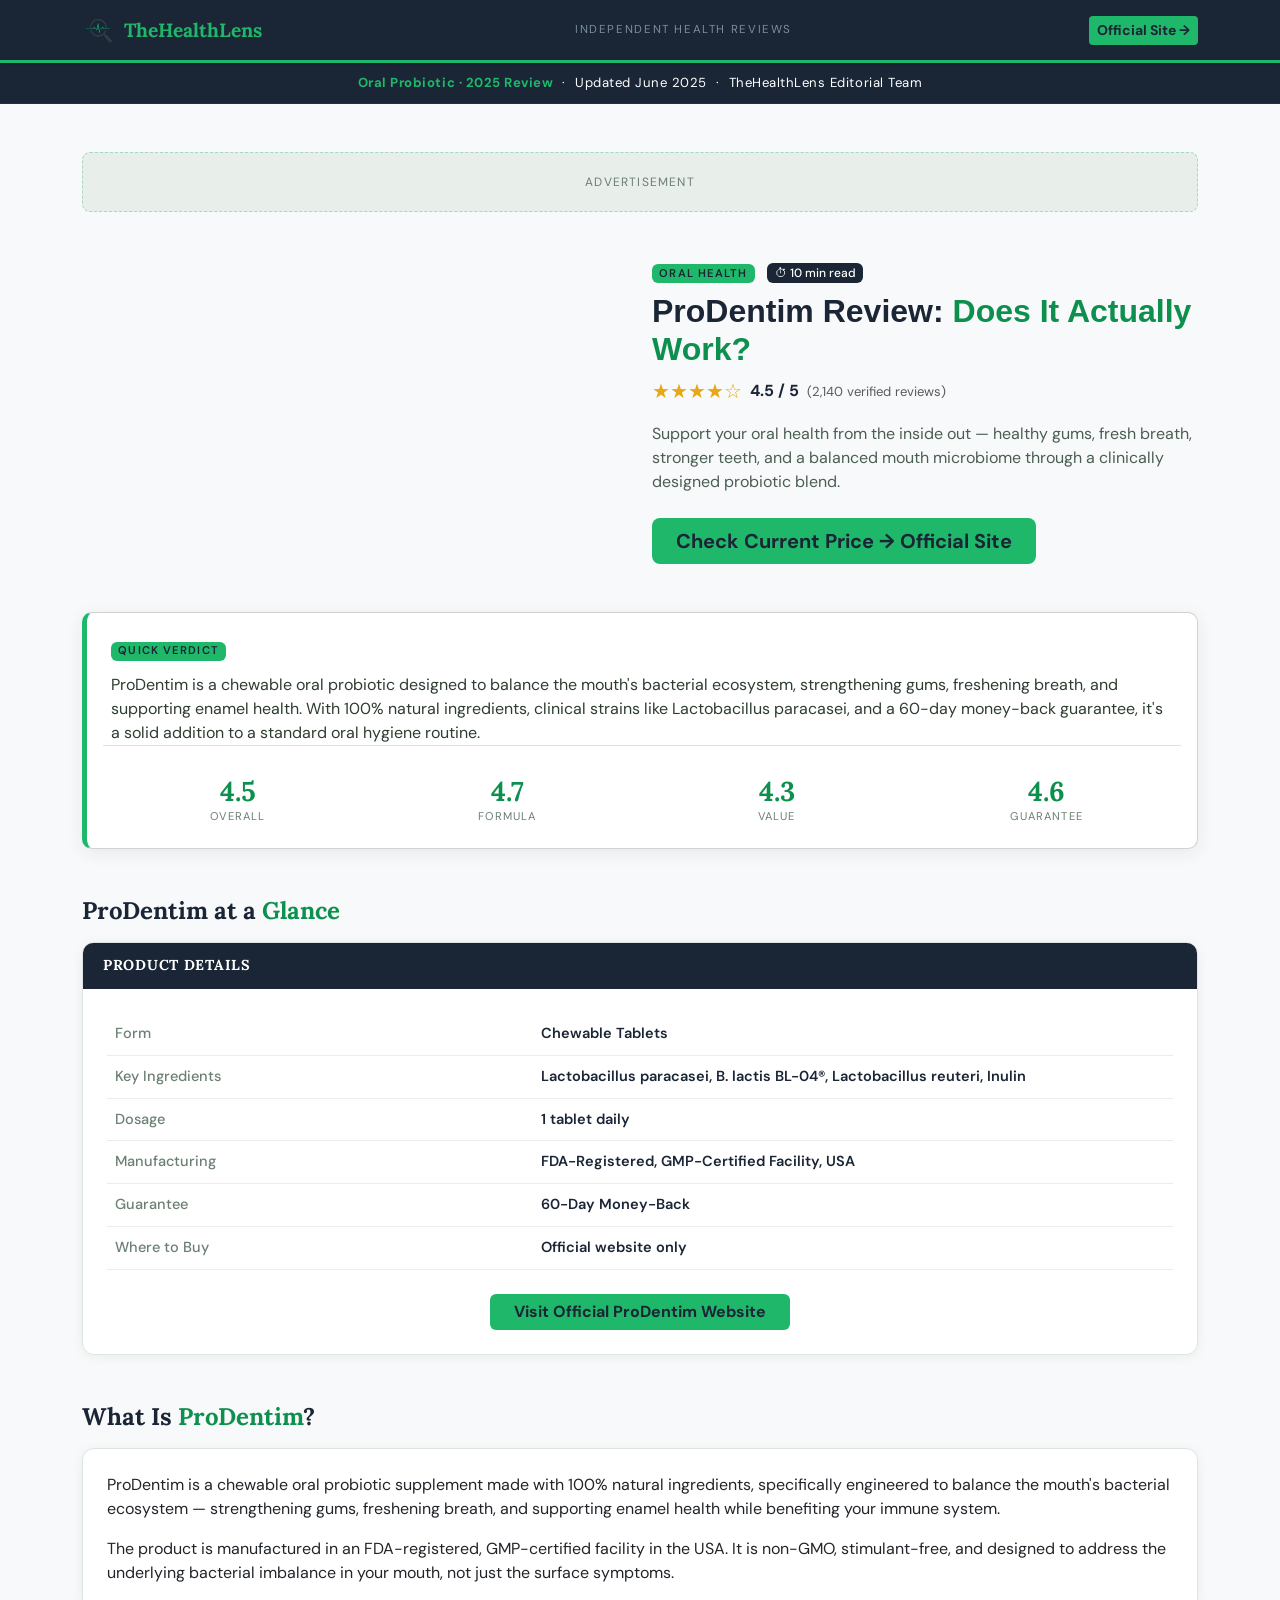
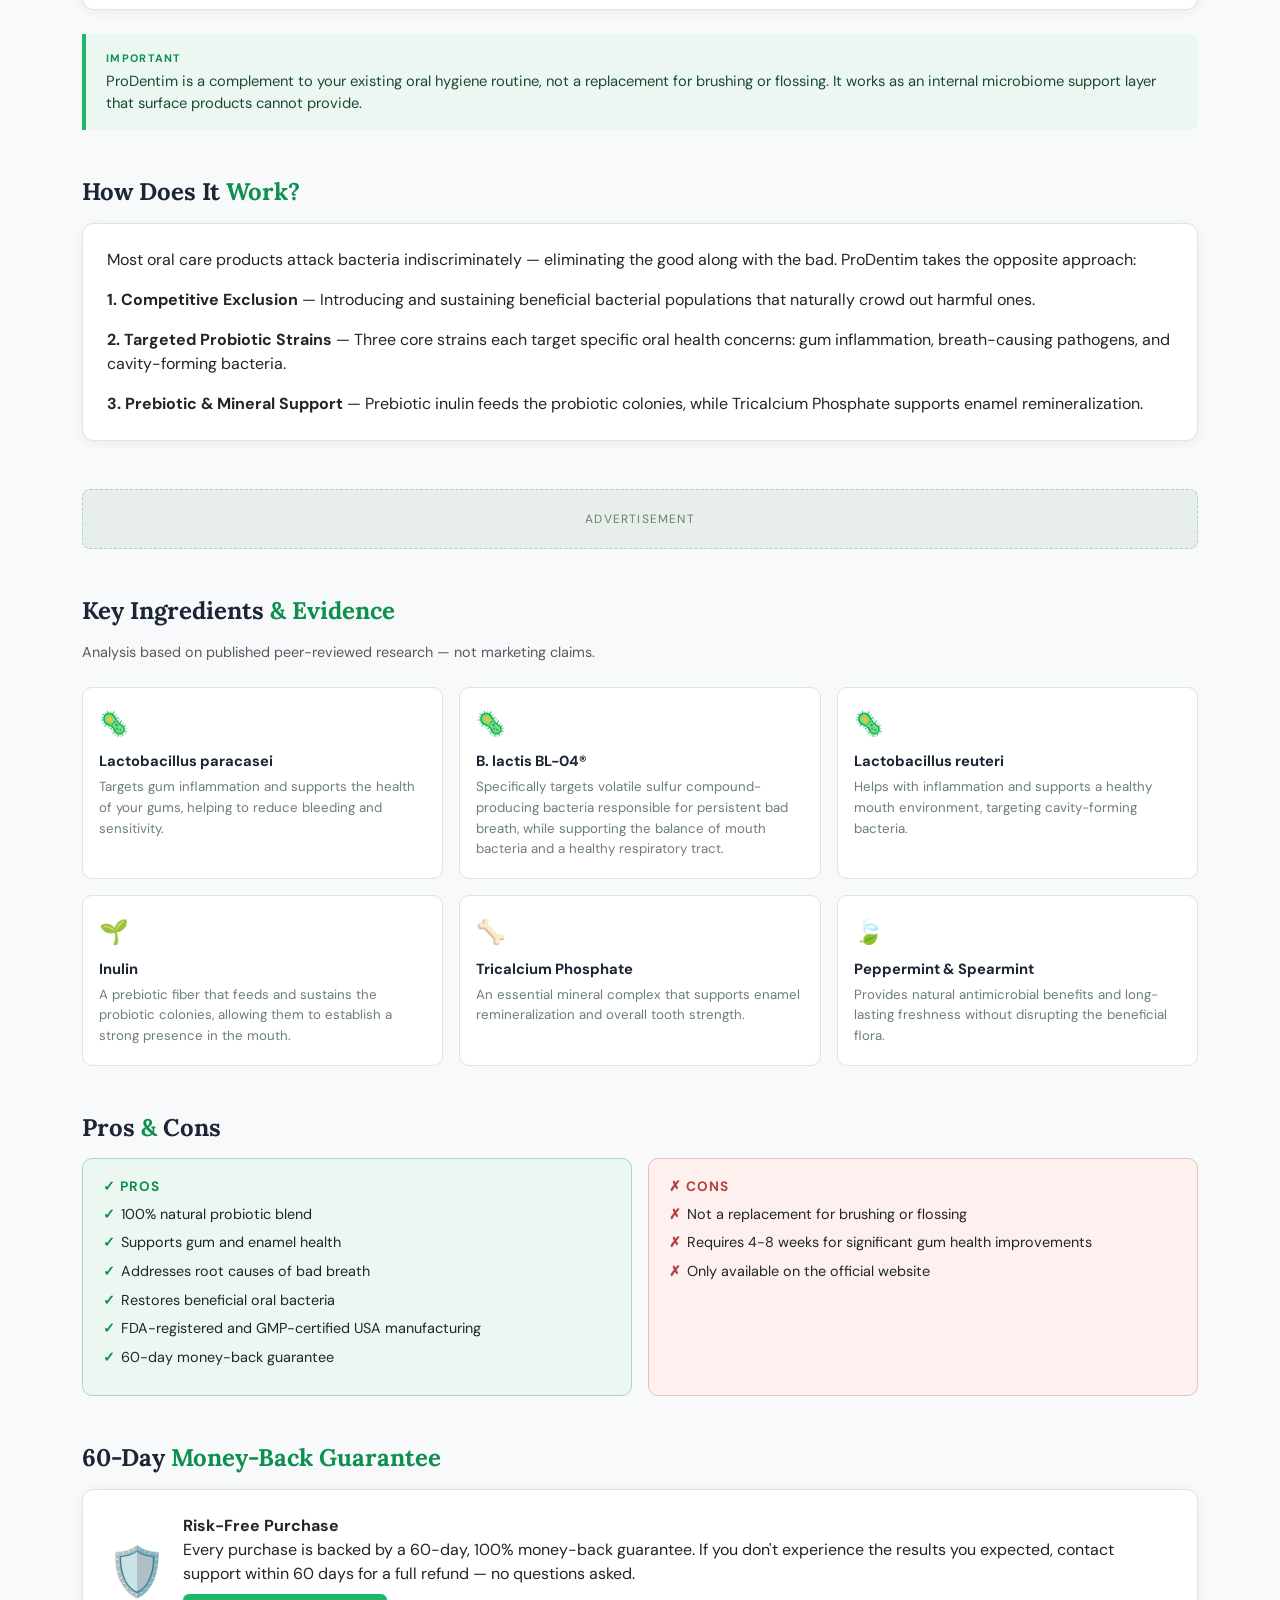
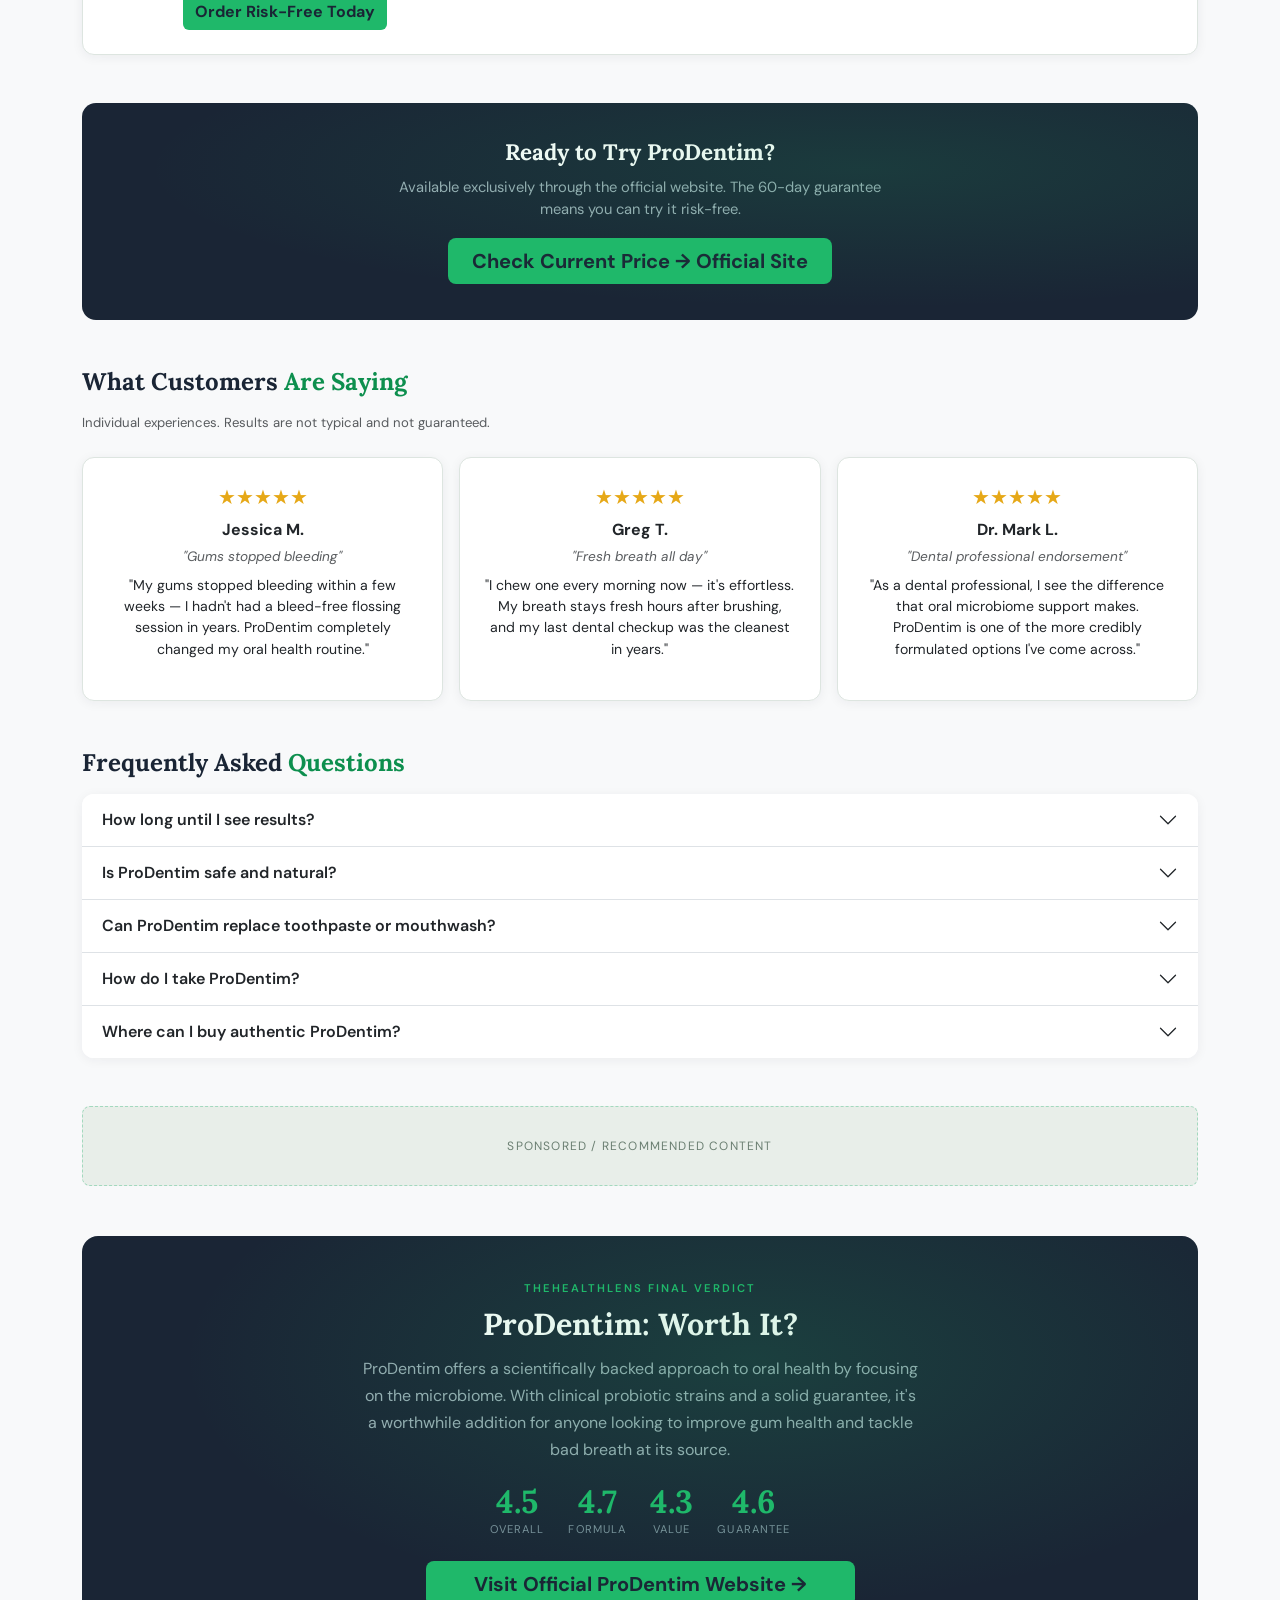
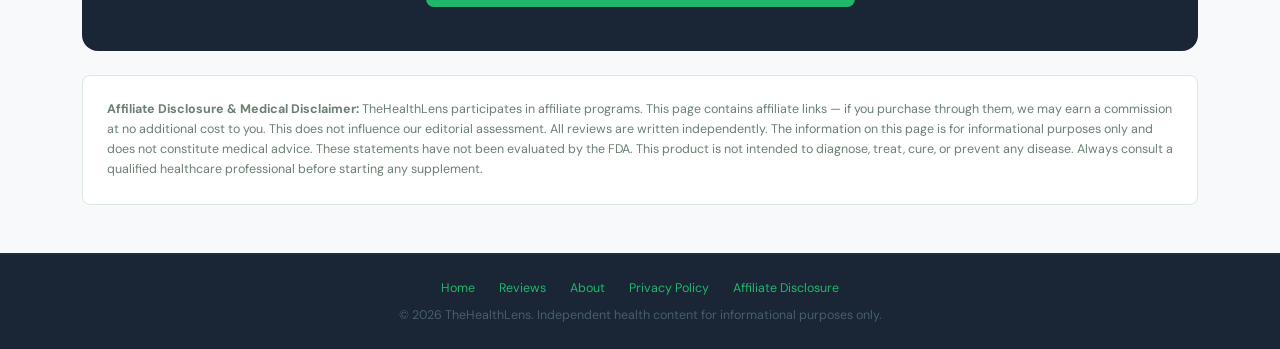
<file: site/prodentim-review.html>
<!DOCTYPE html>
<html lang="en-US">
<head>
<meta charset="UTF-8" />
<meta name="viewport" content="width=device-width, initial-scale=1" />

<title>ProDentim Review (2025): Does This Oral Probiotic Actually Work?</title>
<meta name="description" content="Honest ProDentim review. We analyzed the ingredients, evidence, and real user results so you can decide if it's worth trying." />
<meta name="robots" content="index, follow, max-image-preview:large" />
<link rel="canonical" href="https://thehealthlens.com/reviews/prodentim-review/" />
<meta property="og:type" content="article" />
<meta property="og:title" content="ProDentim Review (2025): Does This Oral Probiotic Actually Work?" />
<meta property="og:description" content="Honest, in-depth ProDentim review by TheHealthLens." />
<meta property="og:site_name" content="TheHealthLens" />

<script type="application/ld+json">
{
  "@context": "https://schema.org",
  "@type": "Review",
  "name": "ProDentim Review",
  "reviewBody": "ProDentim is a chewable oral probiotic designed to balance the mouth's bacterial ecosystem, strengthening gums, freshening breath, and supporting enamel health.",
  "datePublished": "2025-01-15",
  "dateModified": "2025-06-01",
  "author": { "@type": "Organization", "name": "TheHealthLens", "url": "https://thehealthlens.com" },
  "reviewRating": { "@type": "Rating", "ratingValue": "4.5", "bestRating": "5" },
  "itemReviewed": {
    "@type": "Product",
    "name": "ProDentim",
    "brand": { "@type": "Brand", "name": "ProDentim" },
    "aggregateRating": { "@type": "AggregateRating", "ratingValue": "4.5", "reviewCount": "2140", "bestRating": "5" }
  }
}
</script>

<link href="https://fonts.googleapis.com/css2?family=Lora:ital,wght@0,400;0,600;0,700;1,400&family=DM+Sans:wght@300;400;500;600&display=swap" rel="stylesheet" />
<link href="https://cdn.jsdelivr.net/npm/bootstrap@5.3.0/dist/css/bootstrap.min.css" rel="stylesheet" />
<link rel="stylesheet" href="https://cdn.plyr.io/3.7.8/plyr.css" />

<style>
  :root {
    --navy:    #1a2535;
    --emerald: #1FB86A;
    --emerald-dark: #0d8f4e;
    --off-white: #f0f4f1;
  }

  body { font-family: 'DM Sans', sans-serif; background: #f8f9fa; }

  /* Navbar */
  .site-nav { background: var(--navy) !important; border-bottom: 3px solid var(--emerald); }
  .site-nav .navbar-brand { font-family: 'Lora', serif; font-weight: 700; color: #fff !important; font-size: 1.2rem; }
  .site-nav .navbar-brand span { color: var(--emerald); }
  .site-nav .nav-label { font-size: 0.72rem; letter-spacing: 0.14em; text-transform: uppercase; color: #7a8f9a; }

  /* Hero Banner */
  .hero-banner {
    background: var(--navy);
    color: #fff;
    padding: 10px 0;
    text-align: center;
    font-size: 0.82rem;
    letter-spacing: 0.04em;
    border-bottom: 1px solid #243044;
  }
  .hero-banner strong { color: var(--emerald); }

  /* Badges */
  .badge-thl { background: var(--emerald); color: var(--navy); font-weight: 600; font-size: 0.7rem; letter-spacing: 0.1em; text-transform: uppercase; }
  .badge-navy { background: var(--navy); color: #fff; font-weight: 500; }

  /* Buttons */
  .btn-thl { background: var(--emerald); color: var(--navy); font-weight: 700; border: none; transition: background .2s, transform .15s; }
  .btn-thl:hover { background: var(--emerald-dark); color: #fff; transform: translateY(-1px); }
  .btn-thl-outline { background: transparent; color: var(--emerald); border: 2px solid var(--emerald); font-weight: 700; transition: all .2s; }
  .btn-thl-outline:hover { background: var(--emerald); color: var(--navy); }

  /* Section title */
  .section-title { font-family: 'Lora', serif; font-weight: 800; color: var(--navy); font-size: 1.5rem; margin: 3rem 0 1rem; }
  .section-title .accent { color: var(--emerald-dark); }

  /* Cards */
  .thl-card { border: 1.5px solid #dde5e0; border-radius: 12px; box-shadow: 0 2px 12px rgba(26,37,53,.06); background: #fff; }
  .thl-card .card-header-bar { background: var(--navy); color: #fff; border-radius: 10px 10px 0 0; padding: 12px 20px; font-family: 'Lora', serif; font-weight: 700; font-size: 0.9rem; letter-spacing: 0.05em; text-transform: uppercase; }

  /* Rating stars */
  .stars-thl { color: var(--emerald); font-size: 1.1rem; letter-spacing: 2px; }
  .stars-warning { color: #e6a817; }

  /* Verdict box */
  .verdict-card { border-left: 5px solid var(--emerald); border-radius: 10px; background: #fff; box-shadow: 0 4px 18px rgba(26,37,53,.08); }
  .verdict-score { text-align: center; }
  .verdict-score .num { font-family: 'Lora', serif; font-weight: 800; font-size: 1.7rem; color: var(--emerald-dark); line-height: 1; }
  .verdict-score .lbl { font-size: 0.7rem; text-transform: uppercase; letter-spacing: 0.1em; color: #6b7f72; margin-top: 2px; }

  /* Pros / Cons */
  .pro-box { background: #edf7f2; border: 1.5px solid #a3d9be; border-radius: 10px; padding: 20px; }
  .con-box { background: #fdf0ef; border: 1.5px solid #e8c0bc; border-radius: 10px; padding: 20px; }
  .pro-box h5 { color: var(--emerald-dark); font-weight: 700; font-size: 0.85rem; text-transform: uppercase; letter-spacing: 0.08em; }
  .con-box h5 { color: #b94040; font-weight: 700; font-size: 0.85rem; text-transform: uppercase; letter-spacing: 0.08em; }
  .pro-box li, .con-box li { font-size: 0.9rem; margin-bottom: 7px; list-style: none; padding-left: 18px; position: relative; }
  .pro-box li::before { content: '✓'; position: absolute; left: 0; color: var(--emerald-dark); font-weight: 700; }
  .con-box li::before { content: '✗'; position: absolute; left: 0; color: #b94040; font-weight: 700; }

  /* Ingredient card */
  .ingredient-card { background: #fff; border: 1.5px solid #dde5e0; border-radius: 10px; padding: 18px 16px; transition: box-shadow .2s, border-color .2s; }
  .ingredient-card:hover { box-shadow: 0 6px 20px rgba(26,37,53,.1); border-color: var(--emerald); }
  .ingredient-card .ic-name { font-weight: 700; font-size: 0.92rem; color: var(--navy); margin-bottom: 5px; }
  .ingredient-card p { font-size: 0.83rem; color: #6b7f72; margin: 0; line-height: 1.55; }

  /* CTA box */
  .cta-box { background: var(--navy); border-radius: 14px; color: #fff; padding: 36px 32px; text-align: center; position: relative; overflow: hidden; }
  .cta-box::before { content: ''; position: absolute; inset: 0; background: radial-gradient(ellipse at 70% 30%, rgba(31,184,106,.15) 0%, transparent 65%); pointer-events: none; }
  .cta-box h3 { font-family: 'Lora', serif; font-weight: 800; font-size: 1.4rem; margin-bottom: 10px; }
  .cta-box p { color: #9aadb5; font-size: 0.92rem; max-width: 500px; margin: 0 auto 18px; }

  /* Final verdict */
  .final-verdict { background: var(--navy); border-radius: 16px; color: #fff; padding: 44px 36px; text-align: center; position: relative; overflow: hidden; margin-top: 50px; }
  .final-verdict::before { content: ''; position: absolute; inset: 0; background: radial-gradient(ellipse at 60% 30%, rgba(31,184,106,.18) 0%, transparent 60%); pointer-events: none; }
  .final-verdict h2 { font-family: 'Lora', serif; font-weight: 800; font-size: 1.9rem; margin-bottom: 12px; }
  .final-verdict p { color: #9aadb5; max-width: 560px; margin: 0 auto 22px; line-height: 1.7; }
  .fv-score .num { font-family: 'Lora', serif; font-weight: 800; font-size: 2rem; color: var(--emerald); line-height: 1; }
  .fv-score .lbl { font-size: 0.7rem; color: #7a8f9a; text-transform: uppercase; letter-spacing: 0.1em; margin-top: 3px; }

  /* Callout */
  .callout-green { background: #edf7f2; border-left: 4px solid var(--emerald); border-radius: 0 8px 8px 0; padding: 16px 20px; font-size: 0.92rem; color: #1a4a35; }
  .callout-yellow { background: #fef9e7; border-left: 4px solid #e6b800; border-radius: 0 8px 8px 0; padding: 16px 20px; font-size: 0.92rem; color: #4a3800; }
  .callout-label { font-size: 0.68rem; font-weight: 700; text-transform: uppercase; letter-spacing: 0.12em; display: block; margin-bottom: 4px; }
  .callout-green .callout-label { color: var(--emerald-dark); }
  .callout-yellow .callout-label { color: #b08a00; }

  /* Disclaimer */
  .disclaimer { background: #fff; border: 1px solid #dde5e0; border-radius: 8px; font-size: 0.78rem; color: #6b7f72; line-height: 1.6; }

  /* Footer */
  footer { background: var(--navy); color: #4a5e68; font-size: 0.78rem; border-top: 2px solid #1e2d3a; }
  footer a { color: var(--emerald); text-decoration: none; }

  /* Plyr */
  .plyr__video-embed iframe { pointer-events: none; }
  .plyr__controls { pointer-events: auto; z-index: 10; }

  /* Info table */
  .info-table { width: 100%; border-collapse: collapse; font-size: 0.91rem; }
  .info-table tr { border-bottom: 1px solid #e8eee9; }
  .info-table td { padding: 10px 8px; }
  .info-table td:first-child { color: #6b7f72; font-weight: 500; width: 40%; }
  .info-table td:last-child { color: var(--navy); font-weight: 600; }
</style>
</head>
<body>

<!-- Navbar -->
<nav class="navbar navbar-expand-lg site-nav sticky-top shadow-sm">
  <div class="container">
    <a class="navbar-brand d-flex align-items-center gap-2" href="https://thehealthlens.com">
      <img src="assets/brand/logo.png" alt="TheHealthLens" width="34" height="34" style="object-fit:contain;" />
      <span>The<span>Health</span>Lens</span>
    </a>
    <span class="nav-label d-none d-md-block">Independent Health Reviews</span>
    <a href="https://1f4e30ejvio9to3ezhg0-gsffv.hop.clickbank.net" class="btn btn-thl btn-sm fw-bold" rel="nofollow sponsored" target="_blank">Official Site →</a>
  </div>
</nav>

<!-- Top Bar -->
<div class="hero-banner">
  <strong>Oral Probiotic · 2025 Review</strong> &nbsp;·&nbsp; Updated June 2025 &nbsp;·&nbsp; TheHealthLens Editorial Team
</div>

<main class="container my-5">

  <!-- AD SLOT: Top Banner -->
  <div class="ad-slot-container mb-5 text-center" style="background:#e8eee9; border: 1px dashed #a3d9be; border-radius: 8px; padding: 20px; color: #6b7f72; font-size: 0.75rem; text-transform: uppercase; letter-spacing: 0.1em;">
    <!-- COLE O SCRIPT DO BANNER AQUI -->
    Advertisement
  </div>

  <!-- HERO: VIDEO + INTRO -->
  <section class="row align-items-center g-4 mb-5">
    <div class="col-lg-6">
      <div class="plyr__video-embed" id="player" style="border-radius:10px; overflow:hidden;">
        <iframe src="https://www.youtube.com/embed/ShtmgfYlCFA?controls=0&modestbranding=1&rel=0&iv_load_policy=3" allowfullscreen allow="autoplay" title="ProDentim Oral Probiotic Overview"></iframe>
      </div>
    </div>
    <div class="col-lg-6 text-center text-lg-start">
      <div class="mb-2">
        <span class="badge badge-thl me-2">Oral Health</span>
        <span class="badge badge-navy">⏱ 10 min read</span>
      </div>
      <h1 class="fw-bold mb-2" style="font-family:'Syne',sans-serif; font-size:2rem; color:var(--navy);">ProDentim Review: <span style="color:var(--emerald-dark);">Does It Actually Work?</span></h1>
      <div class="d-flex align-items-center gap-2 justify-content-center justify-content-lg-start mb-3">
        <span class="stars-warning fs-5">★★★★☆</span>
        <span class="fw-bold" style="color:var(--navy);">4.5 / 5</span>
        <span class="text-muted" style="font-size:0.82rem;">(2,140 verified reviews)</span>
      </div>
      <p class="mb-4" style="color:#4a5e52;">Support your oral health from the inside out — healthy gums, fresh breath, stronger teeth, and a balanced mouth microbiome through a clinically designed probiotic blend.</p>
      <a href="https://1f4e30ejvio9to3ezhg0-gsffv.hop.clickbank.net" class="btn btn-thl btn-lg fw-bold px-4" rel="nofollow sponsored" target="_blank">Check Current Price → Official Site</a>
    </div>
  </section>

  <!-- QUICK VERDICT -->
  <div class="verdict-card card p-4 mb-5">
    <div class="mb-1"><span class="badge badge-thl">Quick Verdict</span></div>
    <p class="mt-2 mb-3" style="font-size:1rem; color:#2d3d30;">ProDentim is a chewable oral probiotic designed to balance the mouth's bacterial ecosystem, strengthening gums, freshening breath, and supporting enamel health. With 100% natural ingredients, clinical strains like Lactobacillus paracasei, and a 60-day money-back guarantee, it's a solid addition to a standard oral hygiene routine.</p>
    <div class="row g-3 pt-3 border-top">
      <div class="col-3 verdict-score"><div class="num">4.5</div><div class="lbl">Overall</div></div>
      <div class="col-3 verdict-score"><div class="num">4.7</div><div class="lbl">Formula</div></div>
      <div class="col-3 verdict-score"><div class="num">4.3</div><div class="lbl">Value</div></div>
      <div class="col-3 verdict-score"><div class="num">4.6</div><div class="lbl">Guarantee</div></div>
    </div>
  </div>

  <!-- AT A GLANCE -->
  <h2 class="section-title">ProDentim at a <span class="accent">Glance</span></h2>
  <div class="thl-card card mb-5">
    <div class="card-header-bar">Product Details</div>
    <div class="card-body p-4">
      <table class="info-table">
        <tr><td>Form</td><td>Chewable Tablets</td></tr>
        <tr><td>Key Ingredients</td><td>Lactobacillus paracasei, B. lactis BL-04®, Lactobacillus reuteri, Inulin</td></tr>
        <tr><td>Dosage</td><td>1 tablet daily</td></tr>
        <tr><td>Manufacturing</td><td>FDA-Registered, GMP-Certified Facility, USA</td></tr>
        <tr><td>Guarantee</td><td>60-Day Money-Back</td></tr>
        <tr><td>Where to Buy</td><td>Official website only</td></tr>
      </table>
      <div class="text-center mt-4">
        <a href="https://1f4e30ejvio9to3ezhg0-gsffv.hop.clickbank.net" class="btn btn-thl fw-bold px-4" rel="nofollow sponsored" target="_blank">Visit Official ProDentim Website</a>
      </div>
    </div>
  </div>

  <!-- WHAT IS IT -->
  <h2 class="section-title">What Is <span class="accent">ProDentim</span>?</h2>
  <div class="thl-card card p-4 mb-4">
    <p class="fs-6">ProDentim is a chewable oral probiotic supplement made with 100% natural ingredients, specifically engineered to balance the mouth's bacterial ecosystem — strengthening gums, freshening breath, and supporting enamel health while benefiting your immune system.</p>
    <p class="mb-0 fs-6">The product is manufactured in an FDA-registered, GMP-certified facility in the USA. It is non-GMO, stimulant-free, and designed to address the underlying bacterial imbalance in your mouth, not just the surface symptoms.</p>
  </div>
  <div class="callout-green mb-5">
    <span class="callout-label">Important</span>
    ProDentim is a complement to your existing oral hygiene routine, not a replacement for brushing or flossing. It works as an internal microbiome support layer that surface products cannot provide.
  </div>

  <!-- HOW IT WORKS -->
  <h2 class="section-title">How Does It <span class="accent">Work?</span></h2>
  <div class="thl-card card p-4 mb-5">
    <p class="fs-6">Most oral care products attack bacteria indiscriminately — eliminating the good along with the bad. ProDentim takes the opposite approach:</p>
    <p class="fs-6"><strong>1. Competitive Exclusion</strong> — Introducing and sustaining beneficial bacterial populations that naturally crowd out harmful ones.</p>
    <p class="fs-6"><strong>2. Targeted Probiotic Strains</strong> — Three core strains each target specific oral health concerns: gum inflammation, breath-causing pathogens, and cavity-forming bacteria.</p>
    <p class="fs-6 mb-0"><strong>3. Prebiotic & Mineral Support</strong> — Prebiotic inulin feeds the probiotic colonies, while Tricalcium Phosphate supports enamel remineralization.</p>
  </div>

  <!-- AD SLOT: In-Article -->
  <div class="ad-slot-container mb-5 text-center" style="background:#e8eee9; border: 1px dashed #a3d9be; border-radius: 8px; padding: 20px; color: #6b7f72; font-size: 0.75rem; text-transform: uppercase; letter-spacing: 0.1em;">
    <!-- COLE O SCRIPT DO ANÚNCIO AQUI -->
    Advertisement
  </div>

  <!-- INGREDIENTS -->
  <h2 class="section-title">Key Ingredients <span class="accent">&amp; Evidence</span></h2>
  <p class="text-muted mb-4" style="font-size:0.9rem;">Analysis based on published peer-reviewed research — not marketing claims.</p>
  <div class="row row-cols-1 row-cols-md-3 g-3 mb-3">
    <div class="col"><div class="ingredient-card h-100">
      <div class="fs-4 mb-2">🦠</div>
      <div class="ic-name">Lactobacillus paracasei</div>
      <p>Targets gum inflammation and supports the health of your gums, helping to reduce bleeding and sensitivity.</p>
    </div></div>
    <div class="col"><div class="ingredient-card h-100">
      <div class="fs-4 mb-2">🦠</div>
      <div class="ic-name">B. lactis BL-04®</div>
      <p>Specifically targets volatile sulfur compound-producing bacteria responsible for persistent bad breath, while supporting the balance of mouth bacteria and a healthy respiratory tract.</p>
    </div></div>
    <div class="col"><div class="ingredient-card h-100">
      <div class="fs-4 mb-2">🦠</div>
      <div class="ic-name">Lactobacillus reuteri</div>
      <p>Helps with inflammation and supports a healthy mouth environment, targeting cavity-forming bacteria.</p>
    </div></div>
    <div class="col"><div class="ingredient-card h-100">
      <div class="fs-4 mb-2">🌱</div>
      <div class="ic-name">Inulin</div>
      <p>A prebiotic fiber that feeds and sustains the probiotic colonies, allowing them to establish a strong presence in the mouth.</p>
    </div></div>
    <div class="col"><div class="ingredient-card h-100">
      <div class="fs-4 mb-2">🦴</div>
      <div class="ic-name">Tricalcium Phosphate</div>
      <p>An essential mineral complex that supports enamel remineralization and overall tooth strength.</p>
    </div></div>
    <div class="col"><div class="ingredient-card h-100">
      <div class="fs-4 mb-2">🍃</div>
      <div class="ic-name">Peppermint & Spearmint</div>
      <p>Provides natural antimicrobial benefits and long-lasting freshness without disrupting the beneficial flora.</p>
    </div></div>
  </div>

  <!-- PROS & CONS -->
  <h2 class="section-title">Pros <span class="accent">&amp;</span> Cons</h2>
  <div class="row g-3 mb-5">
    <div class="col-md-6">
      <div class="pro-box h-100">
        <h5>✓ Pros</h5>
        <ul class="ps-0 mb-0">
          <li>100% natural probiotic blend</li>
          <li>Supports gum and enamel health</li>
          <li>Addresses root causes of bad breath</li>
          <li>Restores beneficial oral bacteria</li>
          <li>FDA-registered and GMP-certified USA manufacturing</li>
          <li>60-day money-back guarantee</li>
        </ul>
      </div>
    </div>
    <div class="col-md-6">
      <div class="con-box h-100">
        <h5>✗ Cons</h5>
        <ul class="ps-0 mb-0">
          <li>Not a replacement for brushing or flossing</li>
          <li>Requires 4-8 weeks for significant gum health improvements</li>
          <li>Only available on the official website</li>
        </ul>
      </div>
    </div>
  </div>

  <!-- GUARANTEE -->
  <h2 class="section-title">60-Day <span class="accent">Money-Back Guarantee</span></h2>
  <div class="thl-card card p-4 mb-5">
    <div class="row align-items-center g-3">
      <div class="col-auto">
        <span style="font-size: 3rem;">🛡️</span>
      </div>
      <div class="col">
        <p class="mb-2 fs-6"><strong>Risk-Free Purchase</strong><br>Every purchase is backed by a 60-day, 100% money-back guarantee. If you don't experience the results you expected, contact support within 60 days for a full refund — no questions asked.</p>
        <a href="https://1f4e30ejvio9to3ezhg0-gsffv.hop.clickbank.net" class="btn btn-thl fw-bold" rel="nofollow sponsored" target="_blank">Order Risk-Free Today</a>
      </div>
    </div>
  </div>

  <!-- CTA -->
  <div class="cta-box mb-5">
    <h3>Ready to Try ProDentim?</h3>
    <p>Available exclusively through the official website. The 60-day guarantee means you can try it risk-free.</p>
    <a href="https://1f4e30ejvio9to3ezhg0-gsffv.hop.clickbank.net" class="btn btn-thl btn-lg fw-bold px-4" rel="nofollow sponsored" target="_blank">Check Current Price → Official Site</a>
  </div>

  <!-- TESTIMONIALS -->
  <h2 class="section-title">What Customers <span class="accent">Are Saying</span></h2>
  <p class="text-muted mb-4" style="font-size:0.82rem;">Individual experiences. Results are not typical and not guaranteed.</p>
  <div class="row row-cols-1 row-cols-md-3 g-3 mb-5">
    <div class="col">
      <div class="thl-card card h-100 p-4 text-center">
        <div class="stars-warning fs-5 mb-2">★★★★★</div>
        <h6 class="fw-bold">Jessica M.</h6>
        <p class="text-muted fst-italic mb-2" style="font-size:0.85rem;">"Gums stopped bleeding"</p>
        <p style="font-size:0.88rem;">"My gums stopped bleeding within a few weeks — I hadn't had a bleed-free flossing session in years. ProDentim completely changed my oral health routine."</p>
      </div>
    </div>
    <div class="col">
      <div class="thl-card card h-100 p-4 text-center">
        <div class="stars-warning fs-5 mb-2">★★★★★</div>
        <h6 class="fw-bold">Greg T.</h6>
        <p class="text-muted fst-italic mb-2" style="font-size:0.85rem;">"Fresh breath all day"</p>
        <p style="font-size:0.88rem;">"I chew one every morning now — it's effortless. My breath stays fresh hours after brushing, and my last dental checkup was the cleanest in years."</p>
      </div>
    </div>
    <div class="col">
      <div class="thl-card card h-100 p-4 text-center">
        <div class="stars-warning fs-5 mb-2">★★★★★</div>
        <h6 class="fw-bold">Dr. Mark L.</h6>
        <p class="text-muted fst-italic mb-2" style="font-size:0.85rem;">"Dental professional endorsement"</p>
        <p style="font-size:0.88rem;">"As a dental professional, I see the difference that oral microbiome support makes. ProDentim is one of the more credibly formulated options I've come across."</p>
      </div>
    </div>
  </div>

  <!-- FAQ -->
  <h2 class="section-title">Frequently Asked <span class="accent">Questions</span></h2>
  <div class="accordion mb-5" id="faqAccordion" style="border-radius:12px; overflow:hidden; box-shadow:0 2px 12px rgba(26,37,53,.06);">
    <div class="accordion-item border-0 border-bottom">
      <h2 class="accordion-header"><button class="accordion-button collapsed fw-semibold" type="button" data-bs-toggle="collapse" data-bs-target="#faq1">How long until I see results?</button></h2>
      <div id="faq1" class="accordion-collapse collapse" data-bs-parent="#faqAccordion">
        <div class="accordion-body text-muted">Many users notice breath improvements within 1–2 weeks. More significant gum health improvements — reduced bleeding, firmer tissue — typically develop after 4–8 weeks. Maximum benefits are generally reached after 3–6 months of daily use.</div>
      </div>
    </div>
    <div class="accordion-item border-0 border-bottom">
      <h2 class="accordion-header"><button class="accordion-button collapsed fw-semibold" type="button" data-bs-toggle="collapse" data-bs-target="#faq2">Is ProDentim safe and natural?</button></h2>
      <div id="faq2" class="accordion-collapse collapse" data-bs-parent="#faqAccordion">
        <div class="accordion-body text-muted">Yes. ProDentim is made with 100% natural ingredients, manufactured in an FDA-registered, GMP-certified facility in the USA. It contains no synthetic chemicals, stimulants, or harmful additives.</div>
      </div>
    </div>
    <div class="accordion-item border-0 border-bottom">
      <h2 class="accordion-header"><button class="accordion-button collapsed fw-semibold" type="button" data-bs-toggle="collapse" data-bs-target="#faq3">Can ProDentim replace toothpaste or mouthwash?</button></h2>
      <div id="faq3" class="accordion-collapse collapse" data-bs-parent="#faqAccordion">
        <div class="accordion-body text-muted">No — ProDentim is a complement to your existing oral hygiene routine, not a replacement for brushing or flossing. Continue all standard dental hygiene practices alongside ProDentim.</div>
      </div>
    </div>
    <div class="accordion-item border-0 border-bottom">
      <h2 class="accordion-header"><button class="accordion-button collapsed fw-semibold" type="button" data-bs-toggle="collapse" data-bs-target="#faq4">How do I take ProDentim?</button></h2>
      <div id="faq4" class="accordion-collapse collapse" data-bs-parent="#faqAccordion">
        <div class="accordion-body text-muted">Simply chew one ProDentim tablet slowly every morning. No water or additional steps required. The chewable format maximizes contact time with oral surfaces where the probiotic strains need to establish colonies.</div>
      </div>
    </div>
    <div class="accordion-item border-0">
      <h2 class="accordion-header"><button class="accordion-button collapsed fw-semibold" type="button" data-bs-toggle="collapse" data-bs-target="#faq5">Where can I buy authentic ProDentim?</button></h2>
      <div id="faq5" class="accordion-collapse collapse" data-bs-parent="#faqAccordion">
        <div class="accordion-body text-muted">Purchase exclusively through the official link on this page to guarantee authenticity and access the 60-day money-back guarantee. Avoid third-party marketplace listings.</div>
      </div>
    </div>
  </div>

  <!-- AD SLOT: Native Feed (Taboola/Outbrain) -->
  <div class="ad-slot-container mb-5 text-center" style="background:#e8eee9; border: 1px dashed #a3d9be; border-radius: 8px; padding: 30px 20px; color: #6b7f72; font-size: 0.75rem; text-transform: uppercase; letter-spacing: 0.1em;">
    <!-- COLE O SCRIPT DA REDE NATIVA (TABOOLA/OUTBRAIN) AQUI -->
    Sponsored / Recommended Content
  </div>

  <!-- FINAL VERDICT -->
  <div class="final-verdict">
    <div style="font-size:0.7rem;font-weight:600;letter-spacing:0.18em;text-transform:uppercase;color:var(--emerald);margin-bottom:10px;">TheHealthLens Final Verdict</div>
    <h2>ProDentim: Worth It?</h2>
    <p>ProDentim offers a scientifically backed approach to oral health by focusing on the microbiome. With clinical probiotic strains and a solid guarantee, it's a worthwhile addition for anyone looking to improve gum health and tackle bad breath at its source.</p>
    <div class="row justify-content-center g-4 mb-4">
      <div class="col-auto fv-score text-center"><div class="num">4.5</div><div class="lbl">Overall</div></div>
      <div class="col-auto fv-score text-center"><div class="num">4.7</div><div class="lbl">Formula</div></div>
      <div class="col-auto fv-score text-center"><div class="num">4.3</div><div class="lbl">Value</div></div>
      <div class="col-auto fv-score text-center"><div class="num">4.6</div><div class="lbl">Guarantee</div></div>
    </div>
    <a href="https://1f4e30ejvio9to3ezhg0-gsffv.hop.clickbank.net" class="btn btn-thl btn-lg fw-bold px-5" rel="nofollow sponsored" target="_blank">Visit Official ProDentim Website →</a>
  </div>

  <!-- DISCLAIMER -->
  <div class="disclaimer p-4 mt-4 mb-3">
    <strong>Affiliate Disclosure &amp; Medical Disclaimer:</strong> TheHealthLens participates in affiliate programs. This page contains affiliate links — if you purchase through them, we may earn a commission at no additional cost to you. This does not influence our editorial assessment. All reviews are written independently. The information on this page is for informational purposes only and does not constitute medical advice. These statements have not been evaluated by the FDA. This product is not intended to diagnose, treat, cure, or prevent any disease. Always consult a qualified healthcare professional before starting any supplement.
  </div>

</main>

<!-- FOOTER -->
<footer class="py-4 text-center">
  <div class="container">
    <div class="d-flex justify-content-center gap-4 flex-wrap mb-2">
      <a href="https://thehealthlens.com">Home</a>
      <a href="https://thehealthlens.com/reviews/">Reviews</a>
      <a href="https://thehealthlens.com/about/">About</a>
      <a href="https://thehealthlens.com/privacy-policy/">Privacy Policy</a>
      <a href="https://thehealthlens.com/affiliate-disclosure/">Affiliate Disclosure</a>
    </div>
    <p class="mb-0">&copy; 2026 TheHealthLens. Independent health content for informational purposes only.</p>
  </div>
</footer>

<script src="https://cdn.jsdelivr.net/npm/bootstrap@5.3.0/dist/js/bootstrap.bundle.min.js"></script>
<script>
(function(){
  var s = document.createElement('script');
  s.src = 'https://cdn.plyr.io/3.7.8/plyr.polyfilled.js';
  s.onload = function(){ new Plyr('#player', { controls: ['play','progress','current-time','mute','volume'] }); };
  document.head.appendChild(s);
})();
</script>
</body>
</html>
</file>
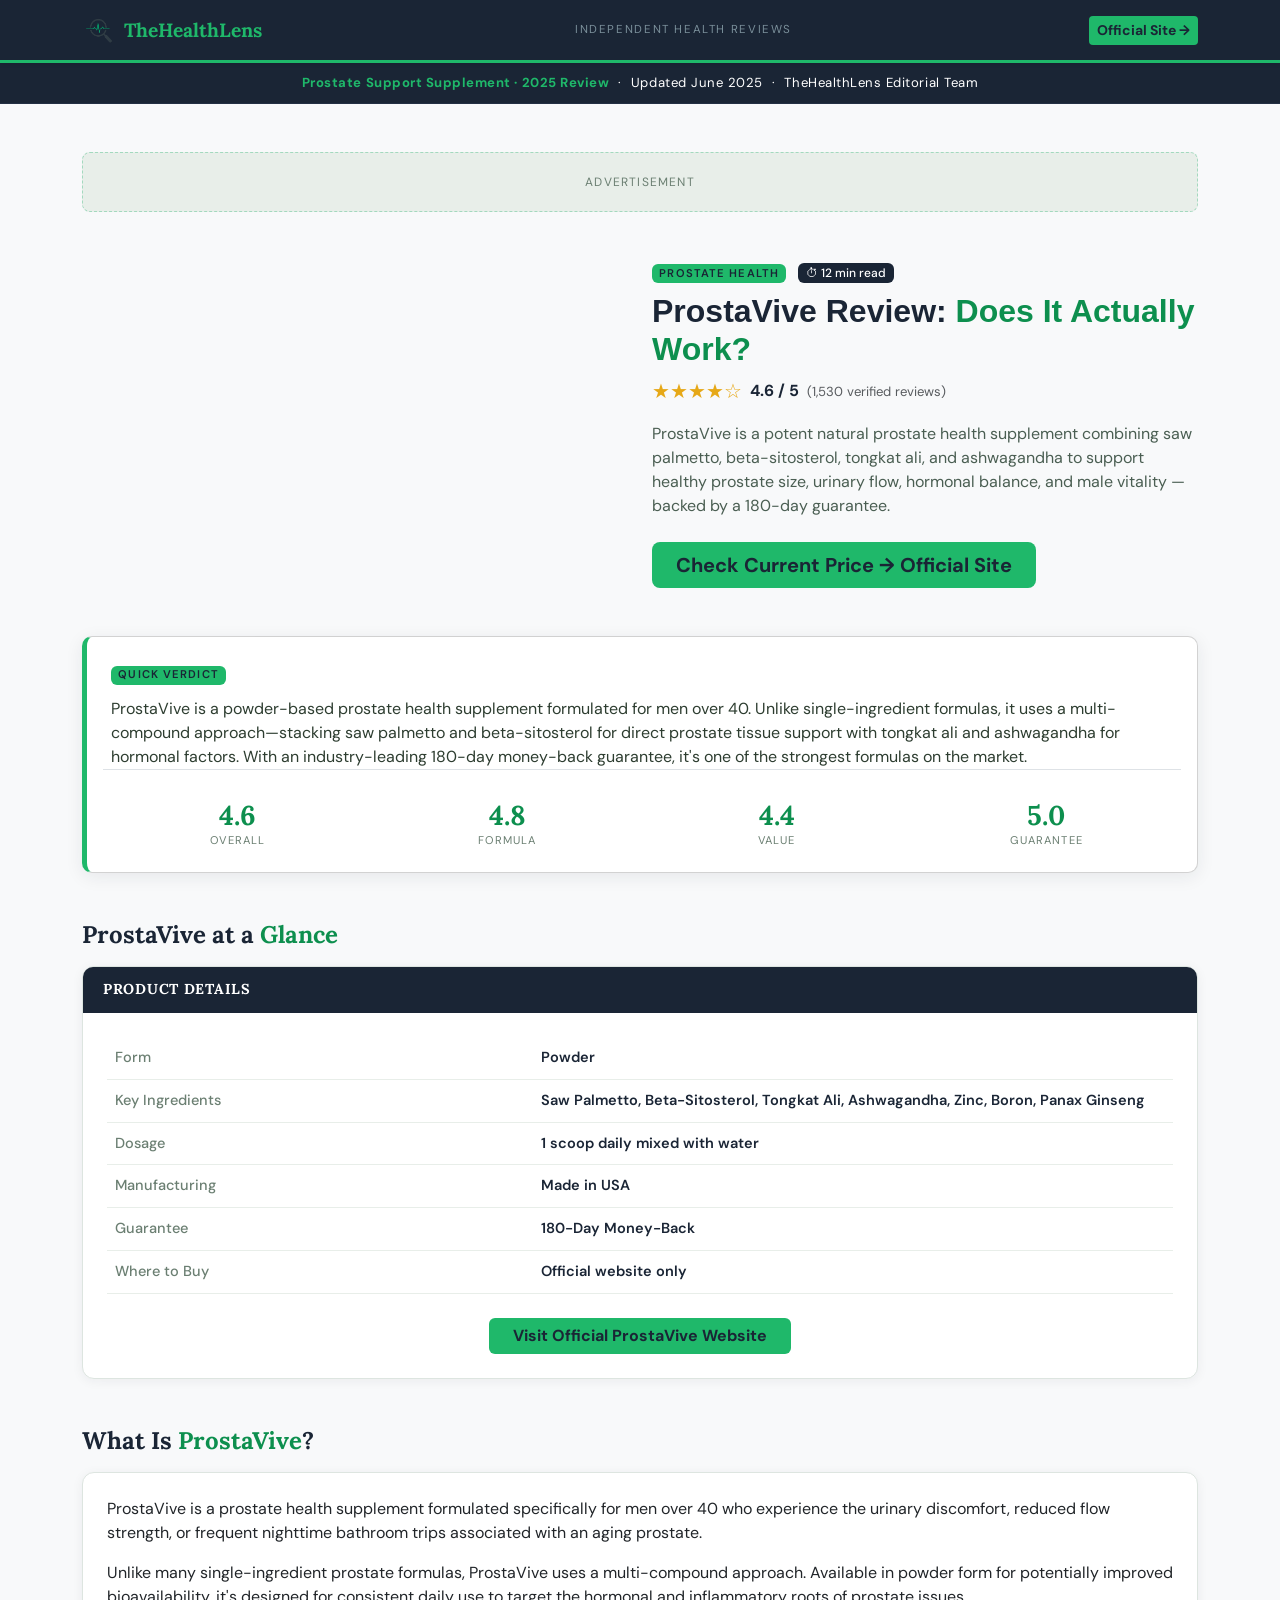
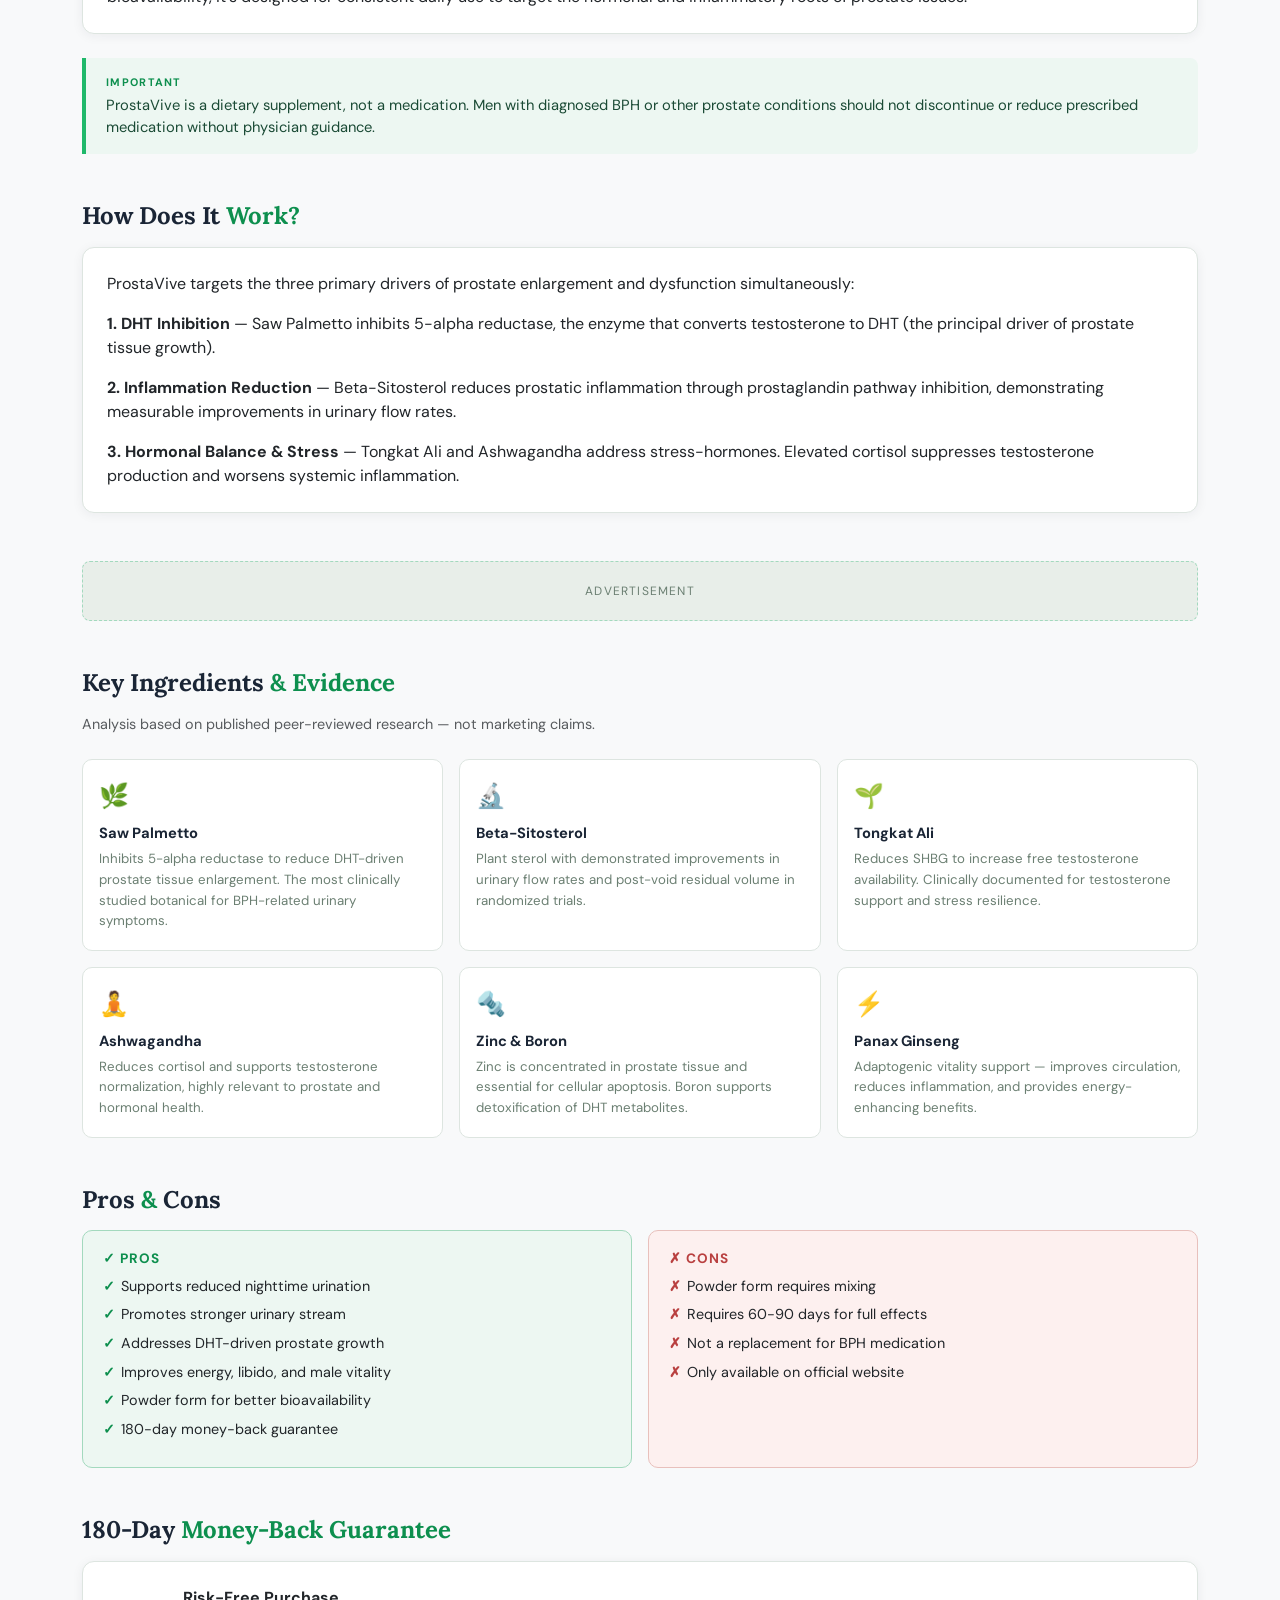
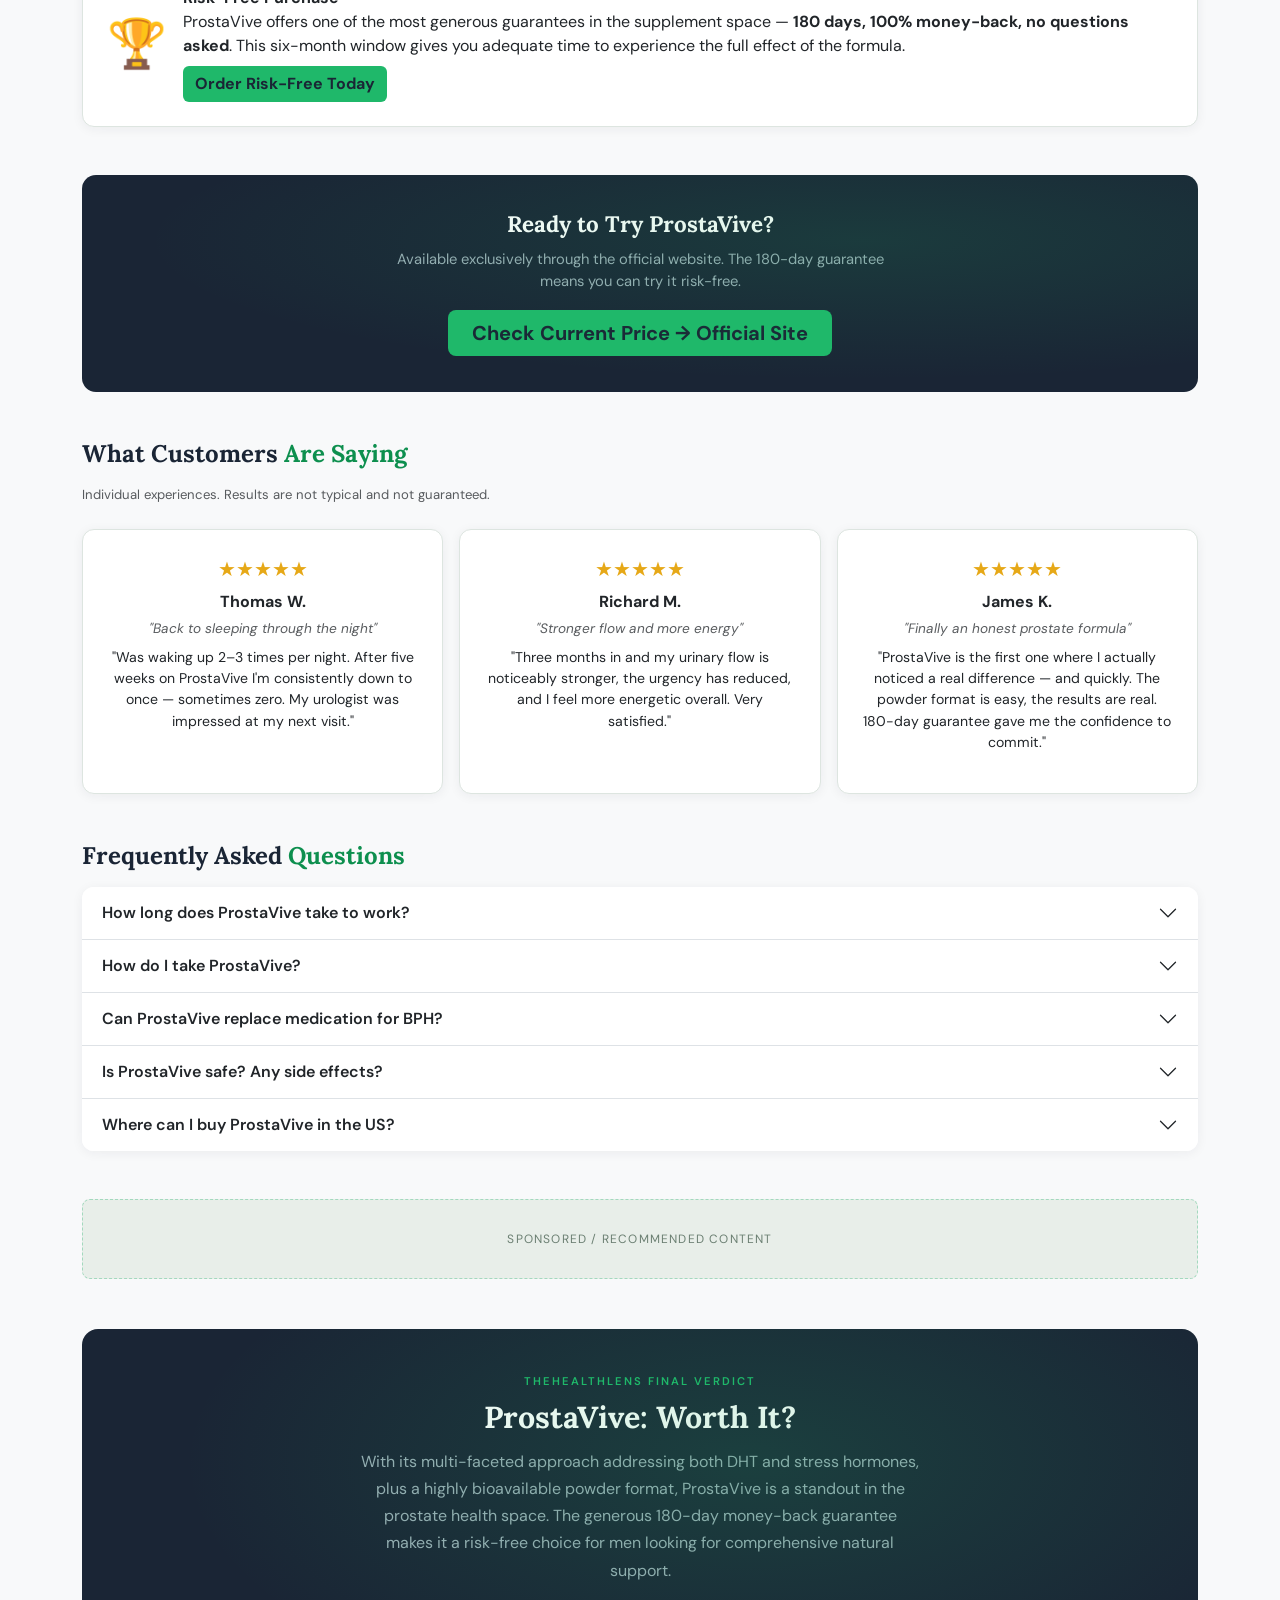
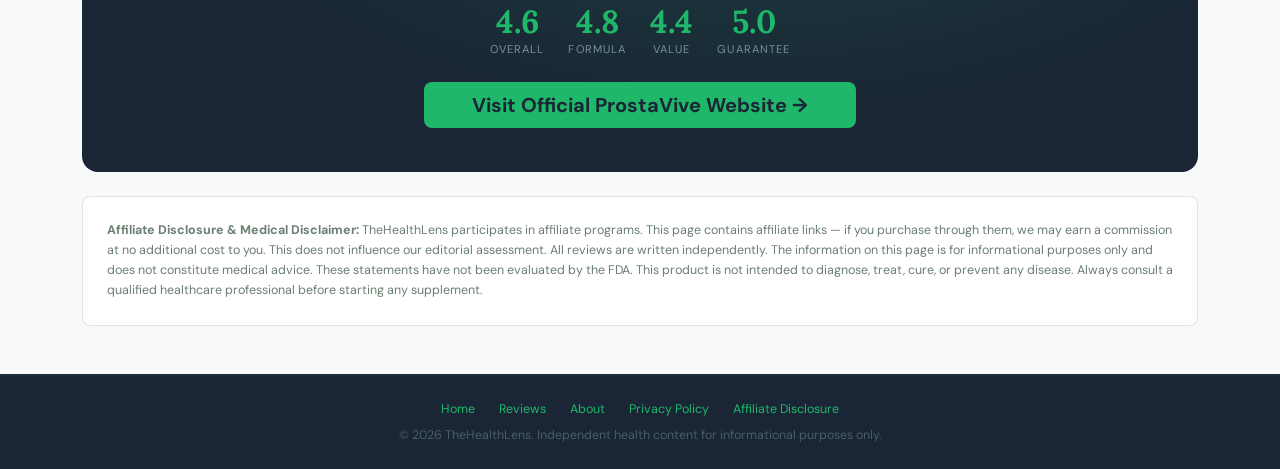
<file: site/prostavive-review.html>
<!DOCTYPE html>
<html lang="en-US">
<head>
<meta charset="UTF-8" />
<meta name="viewport" content="width=device-width, initial-scale=1" />

<title>ProstaVive Review (2025): Does This Prostate Support Supplement Actually Work?</title>
<meta name="description" content="Honest ProstaVive review. We analyzed the ingredients, evidence, and real user results so you can decide if it's worth trying." />
<meta name="robots" content="index, follow, max-image-preview:large" />
<link rel="canonical" href="https://thehealthlens.com/reviews/prostavive-review/" />
<meta property="og:type" content="article" />
<meta property="og:title" content="ProstaVive Review (2025): Does This Prostate Support Supplement Actually Work?" />
<meta property="og:description" content="Honest, in-depth ProstaVive review by TheHealthLens." />
<meta property="og:site_name" content="TheHealthLens" />

<script type="application/ld+json">
{
  "@context": "https://schema.org",
  "@type": "Review",
  "name": "ProstaVive Review",
  "reviewBody": "ProstaVive is a powder-based prostate health supplement combining saw palmetto, beta-sitosterol, tongkat ali, ashwagandha, and zinc to support healthy prostate size, urinary flow, hormonal balance, and male vitality.",
  "datePublished": "2025-01-15",
  "dateModified": "2025-06-01",
  "author": { "@type": "Organization", "name": "TheHealthLens", "url": "https://thehealthlens.com" },
  "reviewRating": { "@type": "Rating", "ratingValue": "4.6", "bestRating": "5" },
  "itemReviewed": {
    "@type": "Product",
    "name": "ProstaVive",
    "brand": { "@type": "Brand", "name": "ProstaVive" },
    "aggregateRating": { "@type": "AggregateRating", "ratingValue": "4.6", "reviewCount": "1530", "bestRating": "5" }
  }
}
</script>

<link href="https://fonts.googleapis.com/css2?family=Lora:ital,wght@0,400;0,600;0,700;1,400&family=DM+Sans:wght@300;400;500;600&display=swap" rel="stylesheet" />
<link href="https://cdn.jsdelivr.net/npm/bootstrap@5.3.0/dist/css/bootstrap.min.css" rel="stylesheet" />
<link rel="stylesheet" href="https://cdn.plyr.io/3.7.8/plyr.css" />

<style>
  :root {
    --navy:    #1a2535;
    --emerald: #1FB86A;
    --emerald-dark: #0d8f4e;
    --off-white: #f0f4f1;
  }

  body { font-family: 'DM Sans', sans-serif; background: #f8f9fa; }

  /* Navbar */
  .site-nav { background: var(--navy) !important; border-bottom: 3px solid var(--emerald); }
  .site-nav .navbar-brand { font-family: 'Lora', serif; font-weight: 700; color: #fff !important; font-size: 1.2rem; }
  .site-nav .navbar-brand span { color: var(--emerald); }
  .site-nav .nav-label { font-size: 0.72rem; letter-spacing: 0.14em; text-transform: uppercase; color: #7a8f9a; }

  /* Hero Banner */
  .hero-banner {
    background: var(--navy);
    color: #fff;
    padding: 10px 0;
    text-align: center;
    font-size: 0.82rem;
    letter-spacing: 0.04em;
    border-bottom: 1px solid #243044;
  }
  .hero-banner strong { color: var(--emerald); }

  /* Badges */
  .badge-thl { background: var(--emerald); color: var(--navy); font-weight: 600; font-size: 0.7rem; letter-spacing: 0.1em; text-transform: uppercase; }
  .badge-navy { background: var(--navy); color: #fff; font-weight: 500; }

  /* Buttons */
  .btn-thl { background: var(--emerald); color: var(--navy); font-weight: 700; border: none; transition: background .2s, transform .15s; }
  .btn-thl:hover { background: var(--emerald-dark); color: #fff; transform: translateY(-1px); }
  .btn-thl-outline { background: transparent; color: var(--emerald); border: 2px solid var(--emerald); font-weight: 700; transition: all .2s; }
  .btn-thl-outline:hover { background: var(--emerald); color: var(--navy); }

  /* Section title */
  .section-title { font-family: 'Lora', serif; font-weight: 800; color: var(--navy); font-size: 1.5rem; margin: 3rem 0 1rem; }
  .section-title .accent { color: var(--emerald-dark); }

  /* Cards */
  .thl-card { border: 1.5px solid #dde5e0; border-radius: 12px; box-shadow: 0 2px 12px rgba(26,37,53,.06); background: #fff; }
  .thl-card .card-header-bar { background: var(--navy); color: #fff; border-radius: 10px 10px 0 0; padding: 12px 20px; font-family: 'Lora', serif; font-weight: 700; font-size: 0.9rem; letter-spacing: 0.05em; text-transform: uppercase; }

  /* Rating stars */
  .stars-thl { color: var(--emerald); font-size: 1.1rem; letter-spacing: 2px; }
  .stars-warning { color: #e6a817; }

  /* Verdict box */
  .verdict-card { border-left: 5px solid var(--emerald); border-radius: 10px; background: #fff; box-shadow: 0 4px 18px rgba(26,37,53,.08); }
  .verdict-score { text-align: center; }
  .verdict-score .num { font-family: 'Lora', serif; font-weight: 800; font-size: 1.7rem; color: var(--emerald-dark); line-height: 1; }
  .verdict-score .lbl { font-size: 0.7rem; text-transform: uppercase; letter-spacing: 0.1em; color: #6b7f72; margin-top: 2px; }

  /* Pros / Cons */
  .pro-box { background: #edf7f2; border: 1.5px solid #a3d9be; border-radius: 10px; padding: 20px; }
  .con-box { background: #fdf0ef; border: 1.5px solid #e8c0bc; border-radius: 10px; padding: 20px; }
  .pro-box h5 { color: var(--emerald-dark); font-weight: 700; font-size: 0.85rem; text-transform: uppercase; letter-spacing: 0.08em; }
  .con-box h5 { color: #b94040; font-weight: 700; font-size: 0.85rem; text-transform: uppercase; letter-spacing: 0.08em; }
  .pro-box li, .con-box li { font-size: 0.9rem; margin-bottom: 7px; list-style: none; padding-left: 18px; position: relative; }
  .pro-box li::before { content: '✓'; position: absolute; left: 0; color: var(--emerald-dark); font-weight: 700; }
  .con-box li::before { content: '✗'; position: absolute; left: 0; color: #b94040; font-weight: 700; }

  /* Ingredient card */
  .ingredient-card { background: #fff; border: 1.5px solid #dde5e0; border-radius: 10px; padding: 18px 16px; transition: box-shadow .2s, border-color .2s; }
  .ingredient-card:hover { box-shadow: 0 6px 20px rgba(26,37,53,.1); border-color: var(--emerald); }
  .ingredient-card .ic-name { font-weight: 700; font-size: 0.92rem; color: var(--navy); margin-bottom: 5px; }
  .ingredient-card p { font-size: 0.83rem; color: #6b7f72; margin: 0; line-height: 1.55; }

  /* CTA box */
  .cta-box { background: var(--navy); border-radius: 14px; color: #fff; padding: 36px 32px; text-align: center; position: relative; overflow: hidden; }
  .cta-box::before { content: ''; position: absolute; inset: 0; background: radial-gradient(ellipse at 70% 30%, rgba(31,184,106,.15) 0%, transparent 65%); pointer-events: none; }
  .cta-box h3 { font-family: 'Lora', serif; font-weight: 800; font-size: 1.4rem; margin-bottom: 10px; }
  .cta-box p { color: #9aadb5; font-size: 0.92rem; max-width: 500px; margin: 0 auto 18px; }

  /* Final verdict */
  .final-verdict { background: var(--navy); border-radius: 16px; color: #fff; padding: 44px 36px; text-align: center; position: relative; overflow: hidden; margin-top: 50px; }
  .final-verdict::before { content: ''; position: absolute; inset: 0; background: radial-gradient(ellipse at 60% 30%, rgba(31,184,106,.18) 0%, transparent 60%); pointer-events: none; }
  .final-verdict h2 { font-family: 'Lora', serif; font-weight: 800; font-size: 1.9rem; margin-bottom: 12px; }
  .final-verdict p { color: #9aadb5; max-width: 560px; margin: 0 auto 22px; line-height: 1.7; }
  .fv-score .num { font-family: 'Lora', serif; font-weight: 800; font-size: 2rem; color: var(--emerald); line-height: 1; }
  .fv-score .lbl { font-size: 0.7rem; color: #7a8f9a; text-transform: uppercase; letter-spacing: 0.1em; margin-top: 3px; }

  /* Callout */
  .callout-green { background: #edf7f2; border-left: 4px solid var(--emerald); border-radius: 0 8px 8px 0; padding: 16px 20px; font-size: 0.92rem; color: #1a4a35; }
  .callout-yellow { background: #fef9e7; border-left: 4px solid #e6b800; border-radius: 0 8px 8px 0; padding: 16px 20px; font-size: 0.92rem; color: #4a3800; }
  .callout-label { font-size: 0.68rem; font-weight: 700; text-transform: uppercase; letter-spacing: 0.12em; display: block; margin-bottom: 4px; }
  .callout-green .callout-label { color: var(--emerald-dark); }
  .callout-yellow .callout-label { color: #b08a00; }

  /* Disclaimer */
  .disclaimer { background: #fff; border: 1px solid #dde5e0; border-radius: 8px; font-size: 0.78rem; color: #6b7f72; line-height: 1.6; }

  /* Footer */
  footer { background: var(--navy); color: #4a5e68; font-size: 0.78rem; border-top: 2px solid #1e2d3a; }
  footer a { color: var(--emerald); text-decoration: none; }

  /* Plyr */
  .plyr__video-embed iframe { pointer-events: none; }
  .plyr__controls { pointer-events: auto; z-index: 10; }

  /* Info table */
  .info-table { width: 100%; border-collapse: collapse; font-size: 0.91rem; }
  .info-table tr { border-bottom: 1px solid #e8eee9; }
  .info-table td { padding: 10px 8px; }
  .info-table td:first-child { color: #6b7f72; font-weight: 500; width: 40%; }
  .info-table td:last-child { color: var(--navy); font-weight: 600; }
</style>
</head>
<body>

<!-- Navbar -->
<nav class="navbar navbar-expand-lg site-nav sticky-top shadow-sm">
  <div class="container">
    <a class="navbar-brand d-flex align-items-center gap-2" href="https://thehealthlens.com">
      <img src="assets/brand/logo.png" alt="TheHealthLens" width="34" height="34" style="object-fit:contain;" />
      <span>The<span>Health</span>Lens</span>
    </a>
    <span class="nav-label d-none d-md-block">Independent Health Reviews</span>
    <a href="https://e0ca63jdtiub6w7cxd54w43r7g.hop.clickbank.net" class="btn btn-thl btn-sm fw-bold" rel="nofollow sponsored" target="_blank">Official Site →</a>
  </div>
</nav>

<!-- Top Bar -->
<div class="hero-banner">
  <strong>Prostate Support Supplement · 2025 Review</strong> &nbsp;·&nbsp; Updated June 2025 &nbsp;·&nbsp; TheHealthLens Editorial Team
</div>

<main class="container my-5">

  <!-- AD SLOT: Top Banner -->
  <div class="ad-slot-container mb-5 text-center" style="background:#e8eee9; border: 1px dashed #a3d9be; border-radius: 8px; padding: 20px; color: #6b7f72; font-size: 0.75rem; text-transform: uppercase; letter-spacing: 0.1em;">
    <!-- COLE O SCRIPT DO BANNER AQUI -->
    Advertisement
  </div>

  <!-- HERO: VIDEO + INTRO -->
  <section class="row align-items-center g-4 mb-5">
    <div class="col-lg-6">
      <div class="plyr__video-embed" id="player" style="border-radius:10px; overflow:hidden;">
        <iframe src="https://www.youtube.com/embed/PROSTAVIVE_VIDEO_ID?controls=0&modestbranding=1&rel=0&iv_load_policy=3" allowfullscreen allow="autoplay" title="ProstaVive Prostate Health Overview"></iframe>
      </div>
    </div>
    <div class="col-lg-6 text-center text-lg-start">
      <div class="mb-2">
        <span class="badge badge-thl me-2">Prostate Health</span>
        <span class="badge badge-navy">⏱ 12 min read</span>
      </div>
      <h1 class="fw-bold mb-2" style="font-family:'Syne',sans-serif; font-size:2rem; color:var(--navy);">ProstaVive Review: <span style="color:var(--emerald-dark);">Does It Actually Work?</span></h1>
      <div class="d-flex align-items-center gap-2 justify-content-center justify-content-lg-start mb-3">
        <span class="stars-warning fs-5">★★★★☆</span>
        <span class="fw-bold" style="color:var(--navy);">4.6 / 5</span>
        <span class="text-muted" style="font-size:0.82rem;">(1,530 verified reviews)</span>
      </div>
      <p class="mb-4" style="color:#4a5e52;">ProstaVive is a potent natural prostate health supplement combining saw palmetto, beta-sitosterol, tongkat ali, and ashwagandha to support healthy prostate size, urinary flow, hormonal balance, and male vitality — backed by a 180-day guarantee.</p>
      <a href="https://e0ca63jdtiub6w7cxd54w43r7g.hop.clickbank.net" class="btn btn-thl btn-lg fw-bold px-4" rel="nofollow sponsored" target="_blank">Check Current Price → Official Site</a>
    </div>
  </section>

  <!-- QUICK VERDICT -->
  <div class="verdict-card card p-4 mb-5">
    <div class="mb-1"><span class="badge badge-thl">Quick Verdict</span></div>
    <p class="mt-2 mb-3" style="font-size:1rem; color:#2d3d30;">ProstaVive is a powder-based prostate health supplement formulated for men over 40. Unlike single-ingredient formulas, it uses a multi-compound approach—stacking saw palmetto and beta-sitosterol for direct prostate tissue support with tongkat ali and ashwagandha for hormonal factors. With an industry-leading 180-day money-back guarantee, it's one of the strongest formulas on the market.</p>
    <div class="row g-3 pt-3 border-top">
      <div class="col-3 verdict-score"><div class="num">4.6</div><div class="lbl">Overall</div></div>
      <div class="col-3 verdict-score"><div class="num">4.8</div><div class="lbl">Formula</div></div>
      <div class="col-3 verdict-score"><div class="num">4.4</div><div class="lbl">Value</div></div>
      <div class="col-3 verdict-score"><div class="num">5.0</div><div class="lbl">Guarantee</div></div>
    </div>
  </div>

  <!-- AT A GLANCE -->
  <h2 class="section-title">ProstaVive at a <span class="accent">Glance</span></h2>
  <div class="thl-card card mb-5">
    <div class="card-header-bar">Product Details</div>
    <div class="card-body p-4">
      <table class="info-table">
        <tr><td>Form</td><td>Powder</td></tr>
        <tr><td>Key Ingredients</td><td>Saw Palmetto, Beta-Sitosterol, Tongkat Ali, Ashwagandha, Zinc, Boron, Panax Ginseng</td></tr>
        <tr><td>Dosage</td><td>1 scoop daily mixed with water</td></tr>
        <tr><td>Manufacturing</td><td>Made in USA</td></tr>
        <tr><td>Guarantee</td><td>180-Day Money-Back</td></tr>
        <tr><td>Where to Buy</td><td>Official website only</td></tr>
      </table>
      <div class="text-center mt-4">
        <a href="https://e0ca63jdtiub6w7cxd54w43r7g.hop.clickbank.net" class="btn btn-thl fw-bold px-4" rel="nofollow sponsored" target="_blank">Visit Official ProstaVive Website</a>
      </div>
    </div>
  </div>

  <!-- WHAT IS IT -->
  <h2 class="section-title">What Is <span class="accent">ProstaVive</span>?</h2>
  <div class="thl-card card p-4 mb-4">
    <p class="fs-6">ProstaVive is a prostate health supplement formulated specifically for men over 40 who experience the urinary discomfort, reduced flow strength, or frequent nighttime bathroom trips associated with an aging prostate.</p>
    <p class="mb-0 fs-6">Unlike many single-ingredient prostate formulas, ProstaVive uses a multi-compound approach. Available in powder form for potentially improved bioavailability, it's designed for consistent daily use to target the hormonal and inflammatory roots of prostate issues.</p>
  </div>
  <div class="callout-green mb-5">
    <span class="callout-label">Important</span>
    ProstaVive is a dietary supplement, not a medication. Men with diagnosed BPH or other prostate conditions should not discontinue or reduce prescribed medication without physician guidance.
  </div>

  <!-- HOW IT WORKS -->
  <h2 class="section-title">How Does It <span class="accent">Work?</span></h2>
  <div class="thl-card card p-4 mb-5">
    <p class="fs-6">ProstaVive targets the three primary drivers of prostate enlargement and dysfunction simultaneously:</p>
    <p class="fs-6"><strong>1. DHT Inhibition</strong> — Saw Palmetto inhibits 5-alpha reductase, the enzyme that converts testosterone to DHT (the principal driver of prostate tissue growth).</p>
    <p class="fs-6"><strong>2. Inflammation Reduction</strong> — Beta-Sitosterol reduces prostatic inflammation through prostaglandin pathway inhibition, demonstrating measurable improvements in urinary flow rates.</p>
    <p class="fs-6 mb-0"><strong>3. Hormonal Balance & Stress</strong> — Tongkat Ali and Ashwagandha address stress-hormones. Elevated cortisol suppresses testosterone production and worsens systemic inflammation.</p>
  </div>

  <!-- AD SLOT: In-Article -->
  <div class="ad-slot-container mb-5 text-center" style="background:#e8eee9; border: 1px dashed #a3d9be; border-radius: 8px; padding: 20px; color: #6b7f72; font-size: 0.75rem; text-transform: uppercase; letter-spacing: 0.1em;">
    <!-- COLE O SCRIPT DO ANÚNCIO AQUI -->
    Advertisement
  </div>

  <!-- INGREDIENTS -->
  <h2 class="section-title">Key Ingredients <span class="accent">&amp; Evidence</span></h2>
  <p class="text-muted mb-4" style="font-size:0.9rem;">Analysis based on published peer-reviewed research — not marketing claims.</p>
  <div class="row row-cols-1 row-cols-md-3 g-3 mb-3">
    <div class="col"><div class="ingredient-card h-100">
      <div class="fs-4 mb-2">🌿</div>
      <div class="ic-name">Saw Palmetto</div>
      <p>Inhibits 5-alpha reductase to reduce DHT-driven prostate tissue enlargement. The most clinically studied botanical for BPH-related urinary symptoms.</p>
    </div></div>
    <div class="col"><div class="ingredient-card h-100">
      <div class="fs-4 mb-2">🔬</div>
      <div class="ic-name">Beta-Sitosterol</div>
      <p>Plant sterol with demonstrated improvements in urinary flow rates and post-void residual volume in randomized trials.</p>
    </div></div>
    <div class="col"><div class="ingredient-card h-100">
      <div class="fs-4 mb-2">🌱</div>
      <div class="ic-name">Tongkat Ali</div>
      <p>Reduces SHBG to increase free testosterone availability. Clinically documented for testosterone support and stress resilience.</p>
    </div></div>
    <div class="col"><div class="ingredient-card h-100">
      <div class="fs-4 mb-2">🧘</div>
      <div class="ic-name">Ashwagandha</div>
      <p>Reduces cortisol and supports testosterone normalization, highly relevant to prostate and hormonal health.</p>
    </div></div>
    <div class="col"><div class="ingredient-card h-100">
      <div class="fs-4 mb-2">🔩</div>
      <div class="ic-name">Zinc & Boron</div>
      <p>Zinc is concentrated in prostate tissue and essential for cellular apoptosis. Boron supports detoxification of DHT metabolites.</p>
    </div></div>
    <div class="col"><div class="ingredient-card h-100">
      <div class="fs-4 mb-2">⚡</div>
      <div class="ic-name">Panax Ginseng</div>
      <p>Adaptogenic vitality support — improves circulation, reduces inflammation, and provides energy-enhancing benefits.</p>
    </div></div>
  </div>

  <!-- PROS & CONS -->
  <h2 class="section-title">Pros <span class="accent">&amp;</span> Cons</h2>
  <div class="row g-3 mb-5">
    <div class="col-md-6">
      <div class="pro-box h-100">
        <h5>✓ Pros</h5>
        <ul class="ps-0 mb-0">
          <li>Supports reduced nighttime urination</li>
          <li>Promotes stronger urinary stream</li>
          <li>Addresses DHT-driven prostate growth</li>
          <li>Improves energy, libido, and male vitality</li>
          <li>Powder form for better bioavailability</li>
          <li>180-day money-back guarantee</li>
        </ul>
      </div>
    </div>
    <div class="col-md-6">
      <div class="con-box h-100">
        <h5>✗ Cons</h5>
        <ul class="ps-0 mb-0">
          <li>Powder form requires mixing</li>
          <li>Requires 60-90 days for full effects</li>
          <li>Not a replacement for BPH medication</li>
          <li>Only available on official website</li>
        </ul>
      </div>
    </div>
  </div>

  <!-- GUARANTEE -->
  <h2 class="section-title">180-Day <span class="accent">Money-Back Guarantee</span></h2>
  <div class="thl-card card p-4 mb-5">
    <div class="row align-items-center g-3">
      <div class="col-auto">
        <span style="font-size: 3rem;">🏆</span>
      </div>
      <div class="col">
        <p class="mb-2 fs-6"><strong>Risk-Free Purchase</strong><br>ProstaVive offers one of the most generous guarantees in the supplement space — <strong>180 days, 100% money-back, no questions asked</strong>. This six-month window gives you adequate time to experience the full effect of the formula.</p>
        <a href="https://e0ca63jdtiub6w7cxd54w43r7g.hop.clickbank.net" class="btn btn-thl fw-bold" rel="nofollow sponsored" target="_blank">Order Risk-Free Today</a>
      </div>
    </div>
  </div>

  <!-- CTA -->
  <div class="cta-box mb-5">
    <h3>Ready to Try ProstaVive?</h3>
    <p>Available exclusively through the official website. The 180-day guarantee means you can try it risk-free.</p>
    <a href="https://e0ca63jdtiub6w7cxd54w43r7g.hop.clickbank.net" class="btn btn-thl btn-lg fw-bold px-4" rel="nofollow sponsored" target="_blank">Check Current Price → Official Site</a>
  </div>

  <!-- TESTIMONIALS -->
  <h2 class="section-title">What Customers <span class="accent">Are Saying</span></h2>
  <p class="text-muted mb-4" style="font-size:0.82rem;">Individual experiences. Results are not typical and not guaranteed.</p>
  <div class="row row-cols-1 row-cols-md-3 g-3 mb-5">
    <div class="col">
      <div class="thl-card card h-100 p-4 text-center">
        <div class="stars-warning fs-5 mb-2">★★★★★</div>
        <h6 class="fw-bold">Thomas W.</h6>
        <p class="text-muted fst-italic mb-2" style="font-size:0.85rem;">"Back to sleeping through the night"</p>
        <p style="font-size:0.88rem;">"Was waking up 2–3 times per night. After five weeks on ProstaVive I'm consistently down to once — sometimes zero. My urologist was impressed at my next visit."</p>
      </div>
    </div>
    <div class="col">
      <div class="thl-card card h-100 p-4 text-center">
        <div class="stars-warning fs-5 mb-2">★★★★★</div>
        <h6 class="fw-bold">Richard M.</h6>
        <p class="text-muted fst-italic mb-2" style="font-size:0.85rem;">"Stronger flow and more energy"</p>
        <p style="font-size:0.88rem;">"Three months in and my urinary flow is noticeably stronger, the urgency has reduced, and I feel more energetic overall. Very satisfied."</p>
      </div>
    </div>
    <div class="col">
      <div class="thl-card card h-100 p-4 text-center">
        <div class="stars-warning fs-5 mb-2">★★★★★</div>
        <h6 class="fw-bold">James K.</h6>
        <p class="text-muted fst-italic mb-2" style="font-size:0.85rem;">"Finally an honest prostate formula"</p>
        <p style="font-size:0.88rem;">"ProstaVive is the first one where I actually noticed a real difference — and quickly. The powder format is easy, the results are real. 180-day guarantee gave me the confidence to commit."</p>
      </div>
    </div>
  </div>

  <!-- FAQ -->
  <h2 class="section-title">Frequently Asked <span class="accent">Questions</span></h2>
  <div class="accordion mb-5" id="faqAccordion" style="border-radius:12px; overflow:hidden; box-shadow:0 2px 12px rgba(26,37,53,.06);">
    <div class="accordion-item border-0 border-bottom">
      <h2 class="accordion-header"><button class="accordion-button collapsed fw-semibold" type="button" data-bs-toggle="collapse" data-bs-target="#faq1">How long does ProstaVive take to work?</button></h2>
      <div id="faq1" class="accordion-collapse collapse" data-bs-parent="#faqAccordion">
        <div class="accordion-body text-muted">Most men report noticeable improvements in urinary flow and nighttime frequency within 3–6 weeks. More significant and sustained changes develop over 2–3 months of consistent daily use.</div>
      </div>
    </div>
    <div class="accordion-item border-0 border-bottom">
      <h2 class="accordion-header"><button class="accordion-button collapsed fw-semibold" type="button" data-bs-toggle="collapse" data-bs-target="#faq2">How do I take ProstaVive?</button></h2>
      <div id="faq2" class="accordion-collapse collapse" data-bs-parent="#faqAccordion">
        <div class="accordion-body text-muted">Simply mix one scoop of ProstaVive powder into water or your preferred beverage and drink it daily. The powder format potentially improves bioavailability for botanical compounds compared to capsule delivery.</div>
      </div>
    </div>
    <div class="accordion-item border-0 border-bottom">
      <h2 class="accordion-header"><button class="accordion-button collapsed fw-semibold" type="button" data-bs-toggle="collapse" data-bs-target="#faq3">Can ProstaVive replace medication for BPH?</button></h2>
      <div id="faq3" class="accordion-collapse collapse" data-bs-parent="#faqAccordion">
        <div class="accordion-body text-muted">No. ProstaVive is a dietary supplement, not a medication. Men with diagnosed BPH or other prostate conditions should not discontinue or reduce prescribed medication without physician guidance.</div>
      </div>
    </div>
    <div class="accordion-item border-0 border-bottom">
      <h2 class="accordion-header"><button class="accordion-button collapsed fw-semibold" type="button" data-bs-toggle="collapse" data-bs-target="#faq4">Is ProstaVive safe? Any side effects?</button></h2>
      <div id="faq4" class="accordion-collapse collapse" data-bs-parent="#faqAccordion">
        <div class="accordion-body text-muted">ProstaVive is well-tolerated by most men. Mild gastrointestinal sensitivity is the most commonly reported initial side effect, typically resolving within 1–2 weeks. Saw palmetto and ginseng have mild platelet effects — consult your physician if you take blood thinners.</div>
      </div>
    </div>
    <div class="accordion-item border-0">
      <h2 class="accordion-header"><button class="accordion-button collapsed fw-semibold" type="button" data-bs-toggle="collapse" data-bs-target="#faq5">Where can I buy ProstaVive in the US?</button></h2>
      <div id="faq5" class="accordion-collapse collapse" data-bs-parent="#faqAccordion">
        <div class="accordion-body text-muted">Purchase through the official ProstaVive website (linked above) to ensure authentic product, access multi-bottle pricing, and qualify for the 180-day money-back guarantee.</div>
      </div>
    </div>
  </div>

  <!-- AD SLOT: Native Feed (Taboola/Outbrain) -->
  <div class="ad-slot-container mb-5 text-center" style="background:#e8eee9; border: 1px dashed #a3d9be; border-radius: 8px; padding: 30px 20px; color: #6b7f72; font-size: 0.75rem; text-transform: uppercase; letter-spacing: 0.1em;">
    <!-- COLE O SCRIPT DA REDE NATIVA (TABOOLA/OUTBRAIN) AQUI -->
    Sponsored / Recommended Content
  </div>

  <!-- FINAL VERDICT -->
  <div class="final-verdict">
    <div style="font-size:0.7rem;font-weight:600;letter-spacing:0.18em;text-transform:uppercase;color:var(--emerald);margin-bottom:10px;">TheHealthLens Final Verdict</div>
    <h2>ProstaVive: Worth It?</h2>
    <p>With its multi-faceted approach addressing both DHT and stress hormones, plus a highly bioavailable powder format, ProstaVive is a standout in the prostate health space. The generous 180-day money-back guarantee makes it a risk-free choice for men looking for comprehensive natural support.</p>
    <div class="row justify-content-center g-4 mb-4">
      <div class="col-auto fv-score text-center"><div class="num">4.6</div><div class="lbl">Overall</div></div>
      <div class="col-auto fv-score text-center"><div class="num">4.8</div><div class="lbl">Formula</div></div>
      <div class="col-auto fv-score text-center"><div class="num">4.4</div><div class="lbl">Value</div></div>
      <div class="col-auto fv-score text-center"><div class="num">5.0</div><div class="lbl">Guarantee</div></div>
    </div>
    <a href="https://e0ca63jdtiub6w7cxd54w43r7g.hop.clickbank.net" class="btn btn-thl btn-lg fw-bold px-5" rel="nofollow sponsored" target="_blank">Visit Official ProstaVive Website →</a>
  </div>

  <!-- DISCLAIMER -->
  <div class="disclaimer p-4 mt-4 mb-3">
    <strong>Affiliate Disclosure &amp; Medical Disclaimer:</strong> TheHealthLens participates in affiliate programs. This page contains affiliate links — if you purchase through them, we may earn a commission at no additional cost to you. This does not influence our editorial assessment. All reviews are written independently. The information on this page is for informational purposes only and does not constitute medical advice. These statements have not been evaluated by the FDA. This product is not intended to diagnose, treat, cure, or prevent any disease. Always consult a qualified healthcare professional before starting any supplement.
  </div>

</main>

<!-- FOOTER -->
<footer class="py-4 text-center">
  <div class="container">
    <div class="d-flex justify-content-center gap-4 flex-wrap mb-2">
      <a href="https://thehealthlens.com">Home</a>
      <a href="https://thehealthlens.com/reviews/">Reviews</a>
      <a href="https://thehealthlens.com/about/">About</a>
      <a href="https://thehealthlens.com/privacy-policy/">Privacy Policy</a>
      <a href="https://thehealthlens.com/affiliate-disclosure/">Affiliate Disclosure</a>
    </div>
    <p class="mb-0">&copy; 2026 TheHealthLens. Independent health content for informational purposes only.</p>
  </div>
</footer>

<script src="https://cdn.jsdelivr.net/npm/bootstrap@5.3.0/dist/js/bootstrap.bundle.min.js"></script>
<script>
(function(){
  var s = document.createElement('script');
  s.src = 'https://cdn.plyr.io/3.7.8/plyr.polyfilled.js';
  s.onload = function(){ new Plyr('#player', { controls: ['play','progress','current-time','mute','volume'] }); };
  document.head.appendChild(s);
})();
</script>
</body>
</html>
</file>
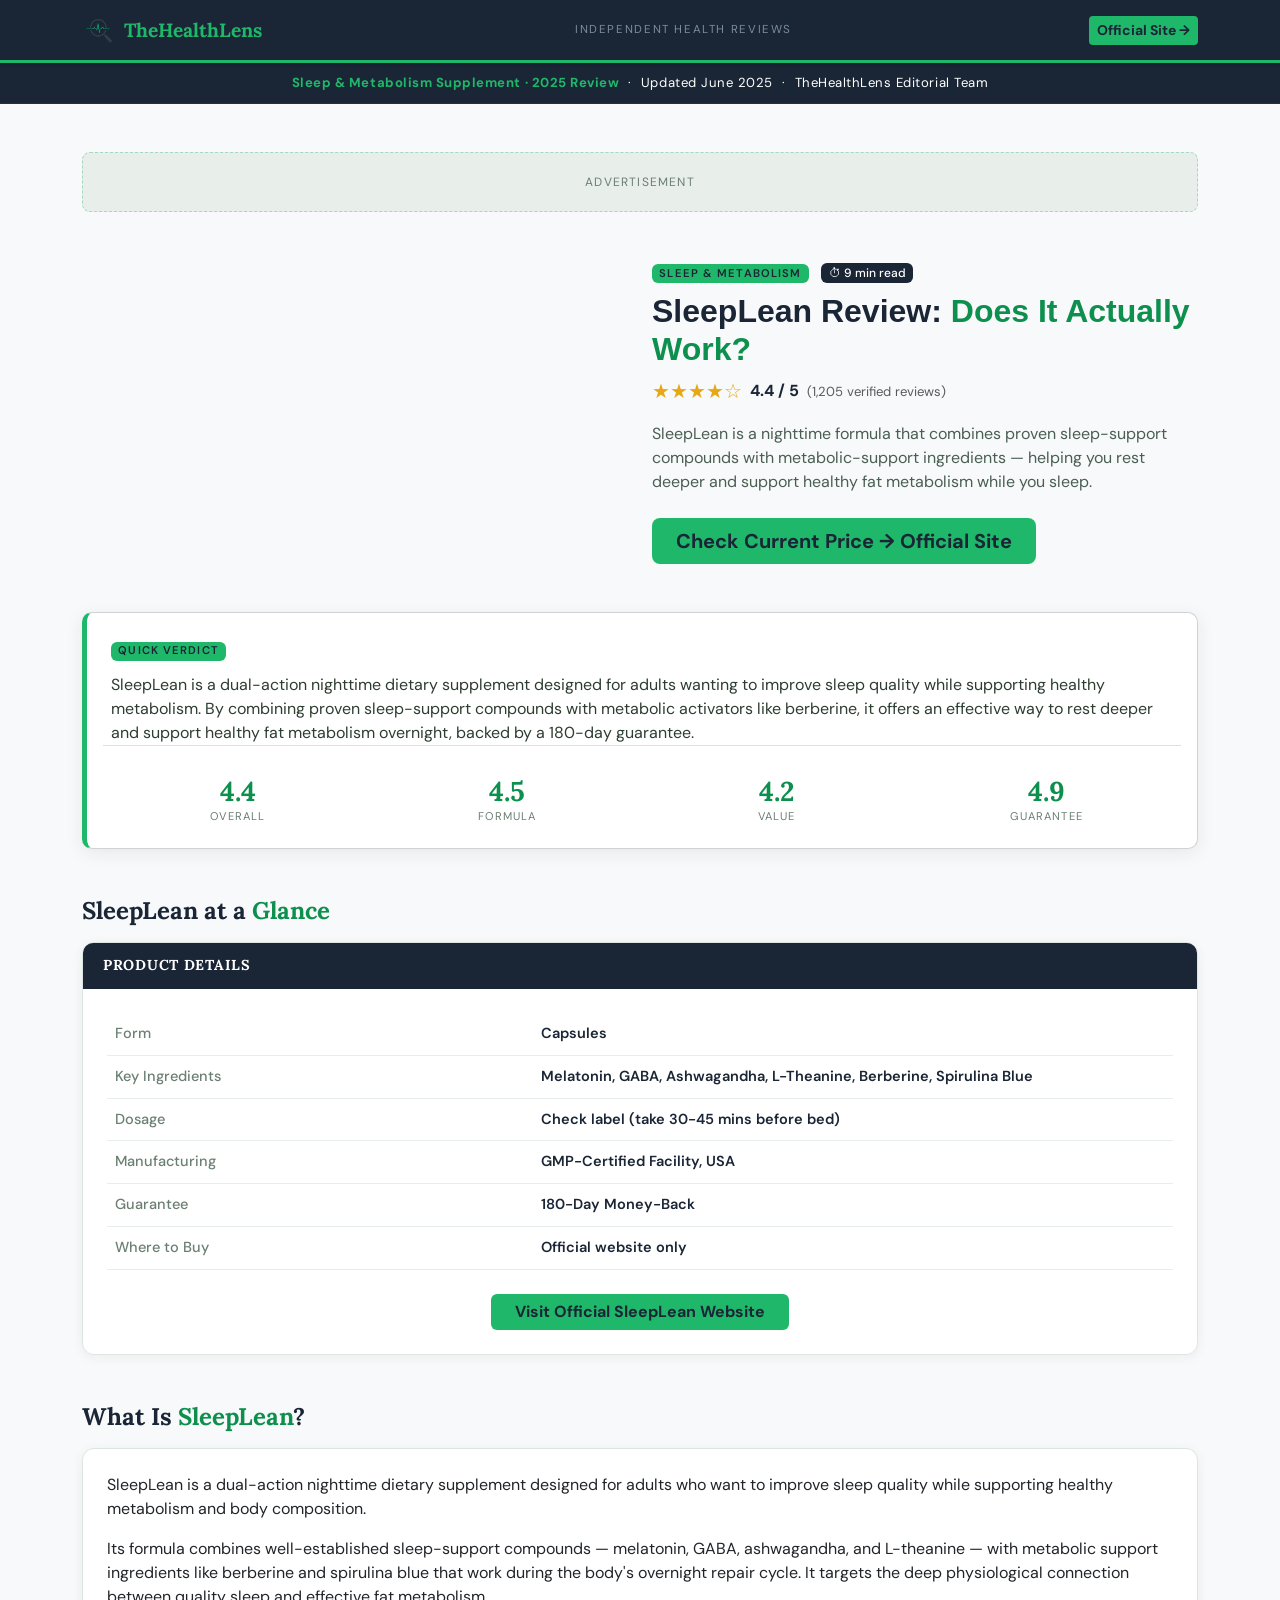
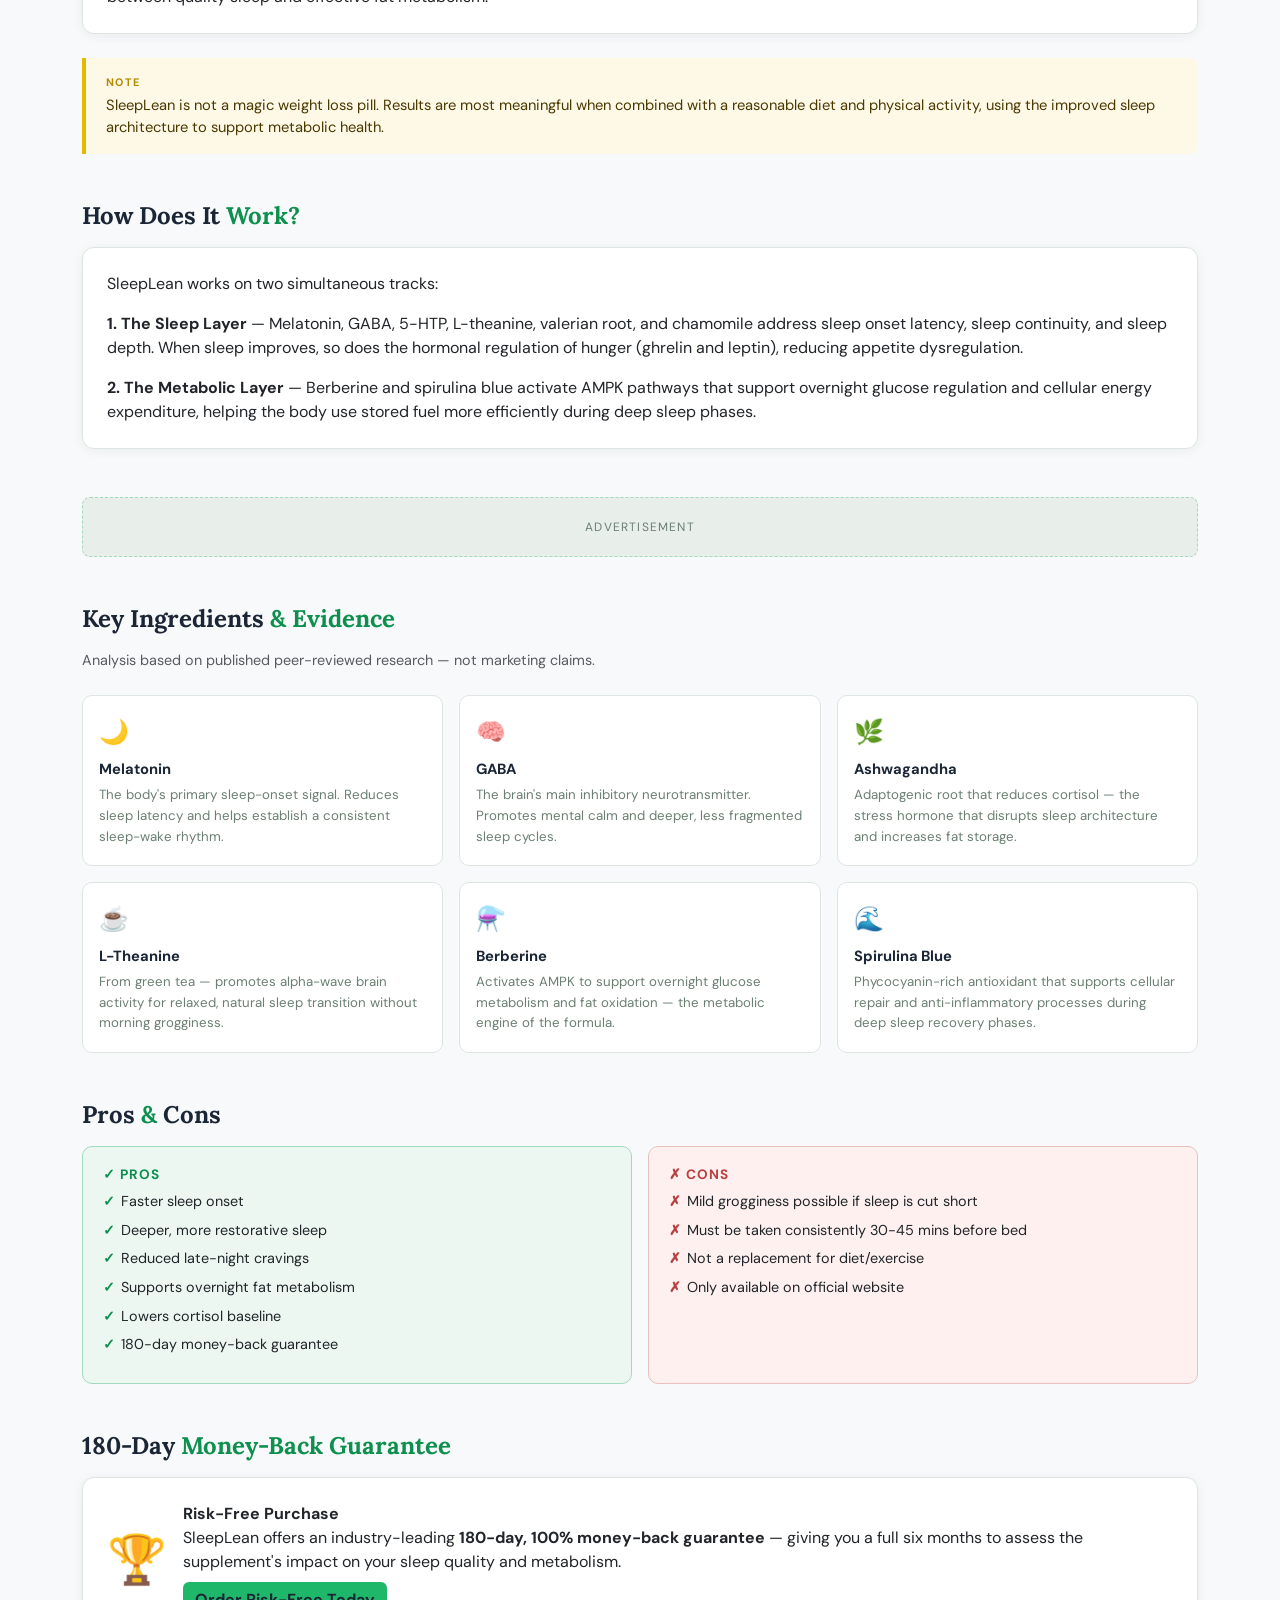
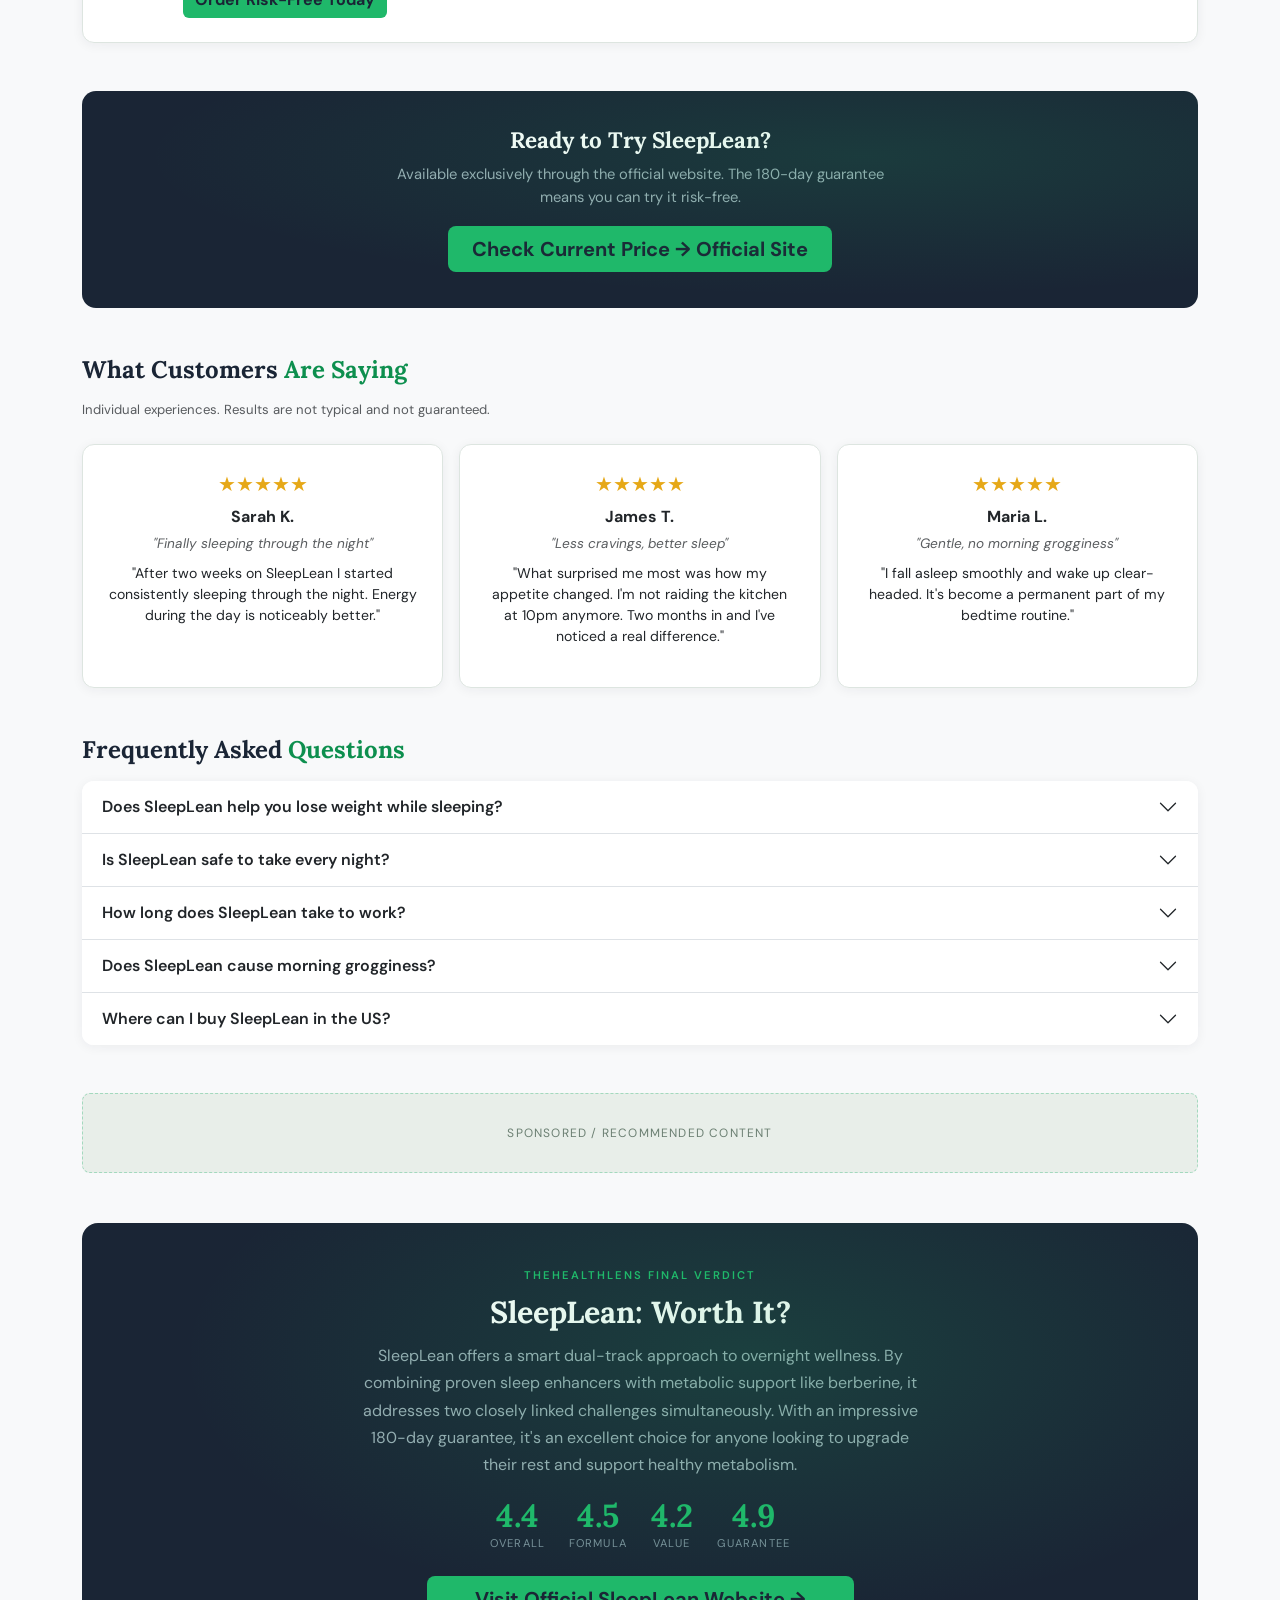
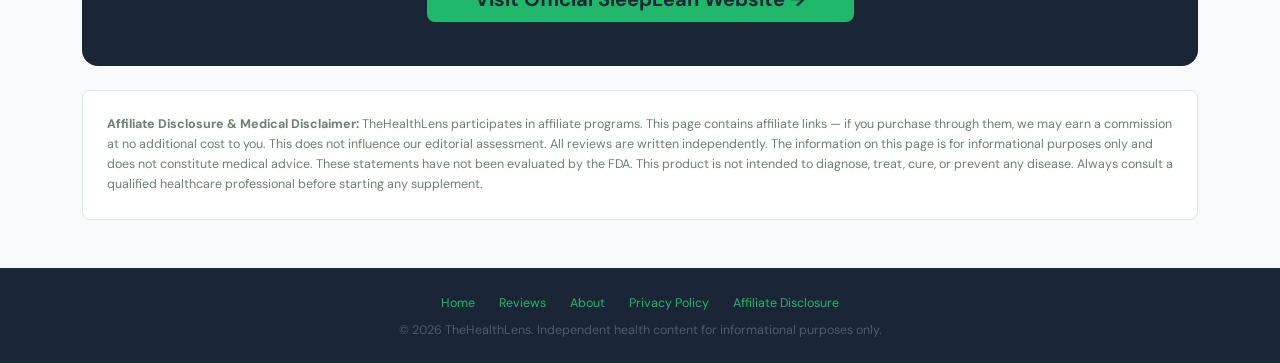
<file: site/sleeplean-review.html>
<!DOCTYPE html>
<html lang="en-US">
<head>
<meta charset="UTF-8" />
<meta name="viewport" content="width=device-width, initial-scale=1" />

<title>SleepLean Review (2025): Does This Nighttime Sleep & Weight Formula Work?</title>
<meta name="description" content="Honest SleepLean review. We analyzed the ingredients, evidence, and real user results so you can decide if it's worth trying." />
<meta name="robots" content="index, follow, max-image-preview:large" />
<link rel="canonical" href="https://thehealthlens.com/reviews/sleeplean-review/" />
<meta property="og:type" content="article" />
<meta property="og:title" content="SleepLean Review (2025): Does This Nighttime Sleep & Weight Formula Work?" />
<meta property="og:description" content="Honest, in-depth SleepLean review by TheHealthLens." />
<meta property="og:site_name" content="TheHealthLens" />

<script type="application/ld+json">
{
  "@context": "https://schema.org",
  "@type": "Review",
  "name": "SleepLean Review",
  "reviewBody": "SleepLean is a dual-action nighttime dietary supplement designed for adults wanting to improve sleep quality while supporting healthy metabolism.",
  "datePublished": "2025-01-15",
  "dateModified": "2025-06-01",
  "author": { "@type": "Organization", "name": "TheHealthLens", "url": "https://thehealthlens.com" },
  "reviewRating": { "@type": "Rating", "ratingValue": "4.4", "bestRating": "5" },
  "itemReviewed": {
    "@type": "Product",
    "name": "SleepLean",
    "brand": { "@type": "Brand", "name": "SleepLean" },
    "aggregateRating": { "@type": "AggregateRating", "ratingValue": "4.4", "reviewCount": "1205", "bestRating": "5" }
  }
}
</script>

<link href="https://fonts.googleapis.com/css2?family=Lora:ital,wght@0,400;0,600;0,700;1,400&family=DM+Sans:wght@300;400;500;600&display=swap" rel="stylesheet" />
<link href="https://cdn.jsdelivr.net/npm/bootstrap@5.3.0/dist/css/bootstrap.min.css" rel="stylesheet" />
<link rel="stylesheet" href="https://cdn.plyr.io/3.7.8/plyr.css" />

<style>
  :root {
    --navy:    #1a2535;
    --emerald: #1FB86A;
    --emerald-dark: #0d8f4e;
    --off-white: #f0f4f1;
  }

  body { font-family: 'DM Sans', sans-serif; background: #f8f9fa; }

  /* Navbar */
  .site-nav { background: var(--navy) !important; border-bottom: 3px solid var(--emerald); }
  .site-nav .navbar-brand { font-family: 'Lora', serif; font-weight: 700; color: #fff !important; font-size: 1.2rem; }
  .site-nav .navbar-brand span { color: var(--emerald); }
  .site-nav .nav-label { font-size: 0.72rem; letter-spacing: 0.14em; text-transform: uppercase; color: #7a8f9a; }

  /* Hero Banner */
  .hero-banner {
    background: var(--navy);
    color: #fff;
    padding: 10px 0;
    text-align: center;
    font-size: 0.82rem;
    letter-spacing: 0.04em;
    border-bottom: 1px solid #243044;
  }
  .hero-banner strong { color: var(--emerald); }

  /* Badges */
  .badge-thl { background: var(--emerald); color: var(--navy); font-weight: 600; font-size: 0.7rem; letter-spacing: 0.1em; text-transform: uppercase; }
  .badge-navy { background: var(--navy); color: #fff; font-weight: 500; }

  /* Buttons */
  .btn-thl { background: var(--emerald); color: var(--navy); font-weight: 700; border: none; transition: background .2s, transform .15s; }
  .btn-thl:hover { background: var(--emerald-dark); color: #fff; transform: translateY(-1px); }
  .btn-thl-outline { background: transparent; color: var(--emerald); border: 2px solid var(--emerald); font-weight: 700; transition: all .2s; }
  .btn-thl-outline:hover { background: var(--emerald); color: var(--navy); }

  /* Section title */
  .section-title { font-family: 'Lora', serif; font-weight: 800; color: var(--navy); font-size: 1.5rem; margin: 3rem 0 1rem; }
  .section-title .accent { color: var(--emerald-dark); }

  /* Cards */
  .thl-card { border: 1.5px solid #dde5e0; border-radius: 12px; box-shadow: 0 2px 12px rgba(26,37,53,.06); background: #fff; }
  .thl-card .card-header-bar { background: var(--navy); color: #fff; border-radius: 10px 10px 0 0; padding: 12px 20px; font-family: 'Lora', serif; font-weight: 700; font-size: 0.9rem; letter-spacing: 0.05em; text-transform: uppercase; }

  /* Rating stars */
  .stars-thl { color: var(--emerald); font-size: 1.1rem; letter-spacing: 2px; }
  .stars-warning { color: #e6a817; }

  /* Verdict box */
  .verdict-card { border-left: 5px solid var(--emerald); border-radius: 10px; background: #fff; box-shadow: 0 4px 18px rgba(26,37,53,.08); }
  .verdict-score { text-align: center; }
  .verdict-score .num { font-family: 'Lora', serif; font-weight: 800; font-size: 1.7rem; color: var(--emerald-dark); line-height: 1; }
  .verdict-score .lbl { font-size: 0.7rem; text-transform: uppercase; letter-spacing: 0.1em; color: #6b7f72; margin-top: 2px; }

  /* Pros / Cons */
  .pro-box { background: #edf7f2; border: 1.5px solid #a3d9be; border-radius: 10px; padding: 20px; }
  .con-box { background: #fdf0ef; border: 1.5px solid #e8c0bc; border-radius: 10px; padding: 20px; }
  .pro-box h5 { color: var(--emerald-dark); font-weight: 700; font-size: 0.85rem; text-transform: uppercase; letter-spacing: 0.08em; }
  .con-box h5 { color: #b94040; font-weight: 700; font-size: 0.85rem; text-transform: uppercase; letter-spacing: 0.08em; }
  .pro-box li, .con-box li { font-size: 0.9rem; margin-bottom: 7px; list-style: none; padding-left: 18px; position: relative; }
  .pro-box li::before { content: '✓'; position: absolute; left: 0; color: var(--emerald-dark); font-weight: 700; }
  .con-box li::before { content: '✗'; position: absolute; left: 0; color: #b94040; font-weight: 700; }

  /* Ingredient card */
  .ingredient-card { background: #fff; border: 1.5px solid #dde5e0; border-radius: 10px; padding: 18px 16px; transition: box-shadow .2s, border-color .2s; }
  .ingredient-card:hover { box-shadow: 0 6px 20px rgba(26,37,53,.1); border-color: var(--emerald); }
  .ingredient-card .ic-name { font-weight: 700; font-size: 0.92rem; color: var(--navy); margin-bottom: 5px; }
  .ingredient-card p { font-size: 0.83rem; color: #6b7f72; margin: 0; line-height: 1.55; }

  /* CTA box */
  .cta-box { background: var(--navy); border-radius: 14px; color: #fff; padding: 36px 32px; text-align: center; position: relative; overflow: hidden; }
  .cta-box::before { content: ''; position: absolute; inset: 0; background: radial-gradient(ellipse at 70% 30%, rgba(31,184,106,.15) 0%, transparent 65%); pointer-events: none; }
  .cta-box h3 { font-family: 'Lora', serif; font-weight: 800; font-size: 1.4rem; margin-bottom: 10px; }
  .cta-box p { color: #9aadb5; font-size: 0.92rem; max-width: 500px; margin: 0 auto 18px; }

  /* Final verdict */
  .final-verdict { background: var(--navy); border-radius: 16px; color: #fff; padding: 44px 36px; text-align: center; position: relative; overflow: hidden; margin-top: 50px; }
  .final-verdict::before { content: ''; position: absolute; inset: 0; background: radial-gradient(ellipse at 60% 30%, rgba(31,184,106,.18) 0%, transparent 60%); pointer-events: none; }
  .final-verdict h2 { font-family: 'Lora', serif; font-weight: 800; font-size: 1.9rem; margin-bottom: 12px; }
  .final-verdict p { color: #9aadb5; max-width: 560px; margin: 0 auto 22px; line-height: 1.7; }
  .fv-score .num { font-family: 'Lora', serif; font-weight: 800; font-size: 2rem; color: var(--emerald); line-height: 1; }
  .fv-score .lbl { font-size: 0.7rem; color: #7a8f9a; text-transform: uppercase; letter-spacing: 0.1em; margin-top: 3px; }

  /* Callout */
  .callout-green { background: #edf7f2; border-left: 4px solid var(--emerald); border-radius: 0 8px 8px 0; padding: 16px 20px; font-size: 0.92rem; color: #1a4a35; }
  .callout-yellow { background: #fef9e7; border-left: 4px solid #e6b800; border-radius: 0 8px 8px 0; padding: 16px 20px; font-size: 0.92rem; color: #4a3800; }
  .callout-label { font-size: 0.68rem; font-weight: 700; text-transform: uppercase; letter-spacing: 0.12em; display: block; margin-bottom: 4px; }
  .callout-green .callout-label { color: var(--emerald-dark); }
  .callout-yellow .callout-label { color: #b08a00; }

  /* Disclaimer */
  .disclaimer { background: #fff; border: 1px solid #dde5e0; border-radius: 8px; font-size: 0.78rem; color: #6b7f72; line-height: 1.6; }

  /* Footer */
  footer { background: var(--navy); color: #4a5e68; font-size: 0.78rem; border-top: 2px solid #1e2d3a; }
  footer a { color: var(--emerald); text-decoration: none; }

  /* Plyr */
  .plyr__video-embed iframe { pointer-events: none; }
  .plyr__controls { pointer-events: auto; z-index: 10; }

  /* Info table */
  .info-table { width: 100%; border-collapse: collapse; font-size: 0.91rem; }
  .info-table tr { border-bottom: 1px solid #e8eee9; }
  .info-table td { padding: 10px 8px; }
  .info-table td:first-child { color: #6b7f72; font-weight: 500; width: 40%; }
  .info-table td:last-child { color: var(--navy); font-weight: 600; }
</style>
</head>
<body>

<!-- Navbar -->
<nav class="navbar navbar-expand-lg site-nav sticky-top shadow-sm">
  <div class="container">
    <a class="navbar-brand d-flex align-items-center gap-2" href="https://thehealthlens.com">
      <img src="assets/brand/logo.png" alt="TheHealthLens" width="34" height="34" style="object-fit:contain;" />
      <span>The<span>Health</span>Lens</span>
    </a>
    <span class="nav-label d-none d-md-block">Independent Health Reviews</span>
    <a href="https://50e188gmmhyz4ofgncfk0agj73.hop.clickbank.net" class="btn btn-thl btn-sm fw-bold" rel="nofollow sponsored" target="_blank">Official Site →</a>
  </div>
</nav>

<!-- Top Bar -->
<div class="hero-banner">
  <strong>Sleep & Metabolism Supplement · 2025 Review</strong> &nbsp;·&nbsp; Updated June 2025 &nbsp;·&nbsp; TheHealthLens Editorial Team
</div>

<main class="container my-5">

  <!-- AD SLOT: Top Banner -->
  <div class="ad-slot-container mb-5 text-center" style="background:#e8eee9; border: 1px dashed #a3d9be; border-radius: 8px; padding: 20px; color: #6b7f72; font-size: 0.75rem; text-transform: uppercase; letter-spacing: 0.1em;">
    <!-- COLE O SCRIPT DO BANNER AQUI -->
    Advertisement
  </div>

  <!-- HERO: VIDEO + INTRO -->
  <section class="row align-items-center g-4 mb-5">
    <div class="col-lg-6">
      <div class="plyr__video-embed" id="player" style="border-radius:10px; overflow:hidden;">
        <iframe src="https://www.youtube.com/embed/SLEEPLEAN_VIDEO_ID?controls=0&modestbranding=1&rel=0&iv_load_policy=3" allowfullscreen allow="autoplay" title="SleepLean Supplement Overview"></iframe>
      </div>
    </div>
    <div class="col-lg-6 text-center text-lg-start">
      <div class="mb-2">
        <span class="badge badge-thl me-2">Sleep & Metabolism</span>
        <span class="badge badge-navy">⏱ 9 min read</span>
      </div>
      <h1 class="fw-bold mb-2" style="font-family:'Syne',sans-serif; font-size:2rem; color:var(--navy);">SleepLean Review: <span style="color:var(--emerald-dark);">Does It Actually Work?</span></h1>
      <div class="d-flex align-items-center gap-2 justify-content-center justify-content-lg-start mb-3">
        <span class="stars-warning fs-5">★★★★☆</span>
        <span class="fw-bold" style="color:var(--navy);">4.4 / 5</span>
        <span class="text-muted" style="font-size:0.82rem;">(1,205 verified reviews)</span>
      </div>
      <p class="mb-4" style="color:#4a5e52;">SleepLean is a nighttime formula that combines proven sleep-support compounds with metabolic-support ingredients — helping you rest deeper and support healthy fat metabolism while you sleep.</p>
      <a href="https://50e188gmmhyz4ofgncfk0agj73.hop.clickbank.net" class="btn btn-thl btn-lg fw-bold px-4" rel="nofollow sponsored" target="_blank">Check Current Price → Official Site</a>
    </div>
  </section>

  <!-- QUICK VERDICT -->
  <div class="verdict-card card p-4 mb-5">
    <div class="mb-1"><span class="badge badge-thl">Quick Verdict</span></div>
    <p class="mt-2 mb-3" style="font-size:1rem; color:#2d3d30;">SleepLean is a dual-action nighttime dietary supplement designed for adults wanting to improve sleep quality while supporting healthy metabolism. By combining proven sleep-support compounds with metabolic activators like berberine, it offers an effective way to rest deeper and support healthy fat metabolism overnight, backed by a 180-day guarantee.</p>
    <div class="row g-3 pt-3 border-top">
      <div class="col-3 verdict-score"><div class="num">4.4</div><div class="lbl">Overall</div></div>
      <div class="col-3 verdict-score"><div class="num">4.5</div><div class="lbl">Formula</div></div>
      <div class="col-3 verdict-score"><div class="num">4.2</div><div class="lbl">Value</div></div>
      <div class="col-3 verdict-score"><div class="num">4.9</div><div class="lbl">Guarantee</div></div>
    </div>
  </div>

  <!-- AT A GLANCE -->
  <h2 class="section-title">SleepLean at a <span class="accent">Glance</span></h2>
  <div class="thl-card card mb-5">
    <div class="card-header-bar">Product Details</div>
    <div class="card-body p-4">
      <table class="info-table">
        <tr><td>Form</td><td>Capsules</td></tr>
        <tr><td>Key Ingredients</td><td>Melatonin, GABA, Ashwagandha, L-Theanine, Berberine, Spirulina Blue</td></tr>
        <tr><td>Dosage</td><td>Check label (take 30-45 mins before bed)</td></tr>
        <tr><td>Manufacturing</td><td>GMP-Certified Facility, USA</td></tr>
        <tr><td>Guarantee</td><td>180-Day Money-Back</td></tr>
        <tr><td>Where to Buy</td><td>Official website only</td></tr>
      </table>
      <div class="text-center mt-4">
        <a href="https://50e188gmmhyz4ofgncfk0agj73.hop.clickbank.net" class="btn btn-thl fw-bold px-4" rel="nofollow sponsored" target="_blank">Visit Official SleepLean Website</a>
      </div>
    </div>
  </div>

  <!-- WHAT IS IT -->
  <h2 class="section-title">What Is <span class="accent">SleepLean</span>?</h2>
  <div class="thl-card card p-4 mb-4">
    <p class="fs-6">SleepLean is a dual-action nighttime dietary supplement designed for adults who want to improve sleep quality while supporting healthy metabolism and body composition.</p>
    <p class="mb-0 fs-6">Its formula combines well-established sleep-support compounds — melatonin, GABA, ashwagandha, and L-theanine — with metabolic support ingredients like berberine and spirulina blue that work during the body's overnight repair cycle. It targets the deep physiological connection between quality sleep and effective fat metabolism.</p>
  </div>
  <div class="callout-yellow mb-5">
    <span class="callout-label">Note</span>
    SleepLean is not a magic weight loss pill. Results are most meaningful when combined with a reasonable diet and physical activity, using the improved sleep architecture to support metabolic health.
  </div>

  <!-- HOW IT WORKS -->
  <h2 class="section-title">How Does It <span class="accent">Work?</span></h2>
  <div class="thl-card card p-4 mb-5">
    <p class="fs-6">SleepLean works on two simultaneous tracks:</p>
    <p class="fs-6"><strong>1. The Sleep Layer</strong> — Melatonin, GABA, 5-HTP, L-theanine, valerian root, and chamomile address sleep onset latency, sleep continuity, and sleep depth. When sleep improves, so does the hormonal regulation of hunger (ghrelin and leptin), reducing appetite dysregulation.</p>
    <p class="fs-6 mb-0"><strong>2. The Metabolic Layer</strong> — Berberine and spirulina blue activate AMPK pathways that support overnight glucose regulation and cellular energy expenditure, helping the body use stored fuel more efficiently during deep sleep phases.</p>
  </div>

  <!-- AD SLOT: In-Article -->
  <div class="ad-slot-container mb-5 text-center" style="background:#e8eee9; border: 1px dashed #a3d9be; border-radius: 8px; padding: 20px; color: #6b7f72; font-size: 0.75rem; text-transform: uppercase; letter-spacing: 0.1em;">
    <!-- COLE O SCRIPT DO ANÚNCIO AQUI -->
    Advertisement
  </div>

  <!-- INGREDIENTS -->
  <h2 class="section-title">Key Ingredients <span class="accent">&amp; Evidence</span></h2>
  <p class="text-muted mb-4" style="font-size:0.9rem;">Analysis based on published peer-reviewed research — not marketing claims.</p>
  <div class="row row-cols-1 row-cols-md-3 g-3 mb-3">
    <div class="col"><div class="ingredient-card h-100">
      <div class="fs-4 mb-2">🌙</div>
      <div class="ic-name">Melatonin</div>
      <p>The body's primary sleep-onset signal. Reduces sleep latency and helps establish a consistent sleep-wake rhythm.</p>
    </div></div>
    <div class="col"><div class="ingredient-card h-100">
      <div class="fs-4 mb-2">🧠</div>
      <div class="ic-name">GABA</div>
      <p>The brain's main inhibitory neurotransmitter. Promotes mental calm and deeper, less fragmented sleep cycles.</p>
    </div></div>
    <div class="col"><div class="ingredient-card h-100">
      <div class="fs-4 mb-2">🌿</div>
      <div class="ic-name">Ashwagandha</div>
      <p>Adaptogenic root that reduces cortisol — the stress hormone that disrupts sleep architecture and increases fat storage.</p>
    </div></div>
    <div class="col"><div class="ingredient-card h-100">
      <div class="fs-4 mb-2">☕</div>
      <div class="ic-name">L-Theanine</div>
      <p>From green tea — promotes alpha-wave brain activity for relaxed, natural sleep transition without morning grogginess.</p>
    </div></div>
    <div class="col"><div class="ingredient-card h-100">
      <div class="fs-4 mb-2">⚗️</div>
      <div class="ic-name">Berberine</div>
      <p>Activates AMPK to support overnight glucose metabolism and fat oxidation — the metabolic engine of the formula.</p>
    </div></div>
    <div class="col"><div class="ingredient-card h-100">
      <div class="fs-4 mb-2">🌊</div>
      <div class="ic-name">Spirulina Blue</div>
      <p>Phycocyanin-rich antioxidant that supports cellular repair and anti-inflammatory processes during deep sleep recovery phases.</p>
    </div></div>
  </div>

  <!-- PROS & CONS -->
  <h2 class="section-title">Pros <span class="accent">&amp;</span> Cons</h2>
  <div class="row g-3 mb-5">
    <div class="col-md-6">
      <div class="pro-box h-100">
        <h5>✓ Pros</h5>
        <ul class="ps-0 mb-0">
          <li>Faster sleep onset</li>
          <li>Deeper, more restorative sleep</li>
          <li>Reduced late-night cravings</li>
          <li>Supports overnight fat metabolism</li>
          <li>Lowers cortisol baseline</li>
          <li>180-day money-back guarantee</li>
        </ul>
      </div>
    </div>
    <div class="col-md-6">
      <div class="con-box h-100">
        <h5>✗ Cons</h5>
        <ul class="ps-0 mb-0">
          <li>Mild grogginess possible if sleep is cut short</li>
          <li>Must be taken consistently 30-45 mins before bed</li>
          <li>Not a replacement for diet/exercise</li>
          <li>Only available on official website</li>
        </ul>
      </div>
    </div>
  </div>

  <!-- GUARANTEE -->
  <h2 class="section-title">180-Day <span class="accent">Money-Back Guarantee</span></h2>
  <div class="thl-card card p-4 mb-5">
    <div class="row align-items-center g-3">
      <div class="col-auto">
        <span style="font-size: 3rem;">🏆</span>
      </div>
      <div class="col">
        <p class="mb-2 fs-6"><strong>Risk-Free Purchase</strong><br>SleepLean offers an industry-leading <strong>180-day, 100% money-back guarantee</strong> — giving you a full six months to assess the supplement's impact on your sleep quality and metabolism.</p>
        <a href="https://50e188gmmhyz4ofgncfk0agj73.hop.clickbank.net" class="btn btn-thl fw-bold" rel="nofollow sponsored" target="_blank">Order Risk-Free Today</a>
      </div>
    </div>
  </div>

  <!-- CTA -->
  <div class="cta-box mb-5">
    <h3>Ready to Try SleepLean?</h3>
    <p>Available exclusively through the official website. The 180-day guarantee means you can try it risk-free.</p>
    <a href="https://50e188gmmhyz4ofgncfk0agj73.hop.clickbank.net" class="btn btn-thl btn-lg fw-bold px-4" rel="nofollow sponsored" target="_blank">Check Current Price → Official Site</a>
  </div>

  <!-- TESTIMONIALS -->
  <h2 class="section-title">What Customers <span class="accent">Are Saying</span></h2>
  <p class="text-muted mb-4" style="font-size:0.82rem;">Individual experiences. Results are not typical and not guaranteed.</p>
  <div class="row row-cols-1 row-cols-md-3 g-3 mb-5">
    <div class="col">
      <div class="thl-card card h-100 p-4 text-center">
        <div class="stars-warning fs-5 mb-2">★★★★★</div>
        <h6 class="fw-bold">Sarah K.</h6>
        <p class="text-muted fst-italic mb-2" style="font-size:0.85rem;">"Finally sleeping through the night"</p>
        <p style="font-size:0.88rem;">"After two weeks on SleepLean I started consistently sleeping through the night. Energy during the day is noticeably better."</p>
      </div>
    </div>
    <div class="col">
      <div class="thl-card card h-100 p-4 text-center">
        <div class="stars-warning fs-5 mb-2">★★★★★</div>
        <h6 class="fw-bold">James T.</h6>
        <p class="text-muted fst-italic mb-2" style="font-size:0.85rem;">"Less cravings, better sleep"</p>
        <p style="font-size:0.88rem;">"What surprised me most was how my appetite changed. I'm not raiding the kitchen at 10pm anymore. Two months in and I've noticed a real difference."</p>
      </div>
    </div>
    <div class="col">
      <div class="thl-card card h-100 p-4 text-center">
        <div class="stars-warning fs-5 mb-2">★★★★★</div>
        <h6 class="fw-bold">Maria L.</h6>
        <p class="text-muted fst-italic mb-2" style="font-size:0.85rem;">"Gentle, no morning grogginess"</p>
        <p style="font-size:0.88rem;">"I fall asleep smoothly and wake up clear-headed. It's become a permanent part of my bedtime routine."</p>
      </div>
    </div>
  </div>

  <!-- FAQ -->
  <h2 class="section-title">Frequently Asked <span class="accent">Questions</span></h2>
  <div class="accordion mb-5" id="faqAccordion" style="border-radius:12px; overflow:hidden; box-shadow:0 2px 12px rgba(26,37,53,.06);">
    <div class="accordion-item border-0 border-bottom">
      <h2 class="accordion-header"><button class="accordion-button collapsed fw-semibold" type="button" data-bs-toggle="collapse" data-bs-target="#faq1">Does SleepLean help you lose weight while sleeping?</button></h2>
      <div id="faq1" class="accordion-collapse collapse" data-bs-parent="#faqAccordion">
        <div class="accordion-body text-muted">SleepLean's primary benefit is improved sleep quality. Better sleep directly supports healthy hormonal regulation that controls hunger. The berberine component adds direct overnight metabolic support.</div>
      </div>
    </div>
    <div class="accordion-item border-0 border-bottom">
      <h2 class="accordion-header"><button class="accordion-button collapsed fw-semibold" type="button" data-bs-toggle="collapse" data-bs-target="#faq2">Is SleepLean safe to take every night?</button></h2>
      <div id="faq2" class="accordion-collapse collapse" data-bs-parent="#faqAccordion">
        <div class="accordion-body text-muted">Yes, SleepLean's core ingredients are well-tolerated for nightly use. Avoid combining with other sleep medications or alcohol. If you take anti-anxiety or glucose-regulating medications, consult your physician before starting.</div>
      </div>
    </div>
    <div class="accordion-item border-0 border-bottom">
      <h2 class="accordion-header"><button class="accordion-button collapsed fw-semibold" type="button" data-bs-toggle="collapse" data-bs-target="#faq3">How long does SleepLean take to work?</button></h2>
      <div id="faq3" class="accordion-collapse collapse" data-bs-parent="#faqAccordion">
        <div class="accordion-body text-muted">Most users notice improved sleep onset within the first few nights. Metabolic and appetite-related changes build over 30–60 days of consistent nightly use.</div>
      </div>
    </div>
    <div class="accordion-item border-0 border-bottom">
      <h2 class="accordion-header"><button class="accordion-button collapsed fw-semibold" type="button" data-bs-toggle="collapse" data-bs-target="#faq4">Does SleepLean cause morning grogginess?</button></h2>
      <div id="faq4" class="accordion-collapse collapse" data-bs-parent="#faqAccordion">
        <div class="accordion-body text-muted">Mild grogginess is possible if you don't allow for enough sleep. Taking SleepLean 30–45 minutes before bed and ensuring 7–8 hours of sleep opportunity minimizes this for most users.</div>
      </div>
    </div>
    <div class="accordion-item border-0">
      <h2 class="accordion-header"><button class="accordion-button collapsed fw-semibold" type="button" data-bs-toggle="collapse" data-bs-target="#faq5">Where can I buy SleepLean in the US?</button></h2>
      <div id="faq5" class="accordion-collapse collapse" data-bs-parent="#faqAccordion">
        <div class="accordion-body text-muted">SleepLean is sold through its official website only. Purchasing directly from the official source ensures product authenticity and eligibility for the 180-day money-back guarantee.</div>
      </div>
    </div>
  </div>

  <!-- AD SLOT: Native Feed (Taboola/Outbrain) -->
  <div class="ad-slot-container mb-5 text-center" style="background:#e8eee9; border: 1px dashed #a3d9be; border-radius: 8px; padding: 30px 20px; color: #6b7f72; font-size: 0.75rem; text-transform: uppercase; letter-spacing: 0.1em;">
    <!-- COLE O SCRIPT DA REDE NATIVA (TABOOLA/OUTBRAIN) AQUI -->
    Sponsored / Recommended Content
  </div>

  <!-- FINAL VERDICT -->
  <div class="final-verdict">
    <div style="font-size:0.7rem;font-weight:600;letter-spacing:0.18em;text-transform:uppercase;color:var(--emerald);margin-bottom:10px;">TheHealthLens Final Verdict</div>
    <h2>SleepLean: Worth It?</h2>
    <p>SleepLean offers a smart dual-track approach to overnight wellness. By combining proven sleep enhancers with metabolic support like berberine, it addresses two closely linked challenges simultaneously. With an impressive 180-day guarantee, it's an excellent choice for anyone looking to upgrade their rest and support healthy metabolism.</p>
    <div class="row justify-content-center g-4 mb-4">
      <div class="col-auto fv-score text-center"><div class="num">4.4</div><div class="lbl">Overall</div></div>
      <div class="col-auto fv-score text-center"><div class="num">4.5</div><div class="lbl">Formula</div></div>
      <div class="col-auto fv-score text-center"><div class="num">4.2</div><div class="lbl">Value</div></div>
      <div class="col-auto fv-score text-center"><div class="num">4.9</div><div class="lbl">Guarantee</div></div>
    </div>
    <a href="https://50e188gmmhyz4ofgncfk0agj73.hop.clickbank.net" class="btn btn-thl btn-lg fw-bold px-5" rel="nofollow sponsored" target="_blank">Visit Official SleepLean Website →</a>
  </div>

  <!-- DISCLAIMER -->
  <div class="disclaimer p-4 mt-4 mb-3">
    <strong>Affiliate Disclosure &amp; Medical Disclaimer:</strong> TheHealthLens participates in affiliate programs. This page contains affiliate links — if you purchase through them, we may earn a commission at no additional cost to you. This does not influence our editorial assessment. All reviews are written independently. The information on this page is for informational purposes only and does not constitute medical advice. These statements have not been evaluated by the FDA. This product is not intended to diagnose, treat, cure, or prevent any disease. Always consult a qualified healthcare professional before starting any supplement.
  </div>

</main>

<!-- FOOTER -->
<footer class="py-4 text-center">
  <div class="container">
    <div class="d-flex justify-content-center gap-4 flex-wrap mb-2">
      <a href="https://thehealthlens.com">Home</a>
      <a href="https://thehealthlens.com/reviews/">Reviews</a>
      <a href="https://thehealthlens.com/about/">About</a>
      <a href="https://thehealthlens.com/privacy-policy/">Privacy Policy</a>
      <a href="https://thehealthlens.com/affiliate-disclosure/">Affiliate Disclosure</a>
    </div>
    <p class="mb-0">&copy; 2026 TheHealthLens. Independent health content for informational purposes only.</p>
  </div>
</footer>

<script src="https://cdn.jsdelivr.net/npm/bootstrap@5.3.0/dist/js/bootstrap.bundle.min.js"></script>
<script>
(function(){
  var s = document.createElement('script');
  s.src = 'https://cdn.plyr.io/3.7.8/plyr.polyfilled.js';
  s.onload = function(){ new Plyr('#player', { controls: ['play','progress','current-time','mute','volume'] }); };
  document.head.appendChild(s);
})();
</script>
</body>
</html>
</file>
